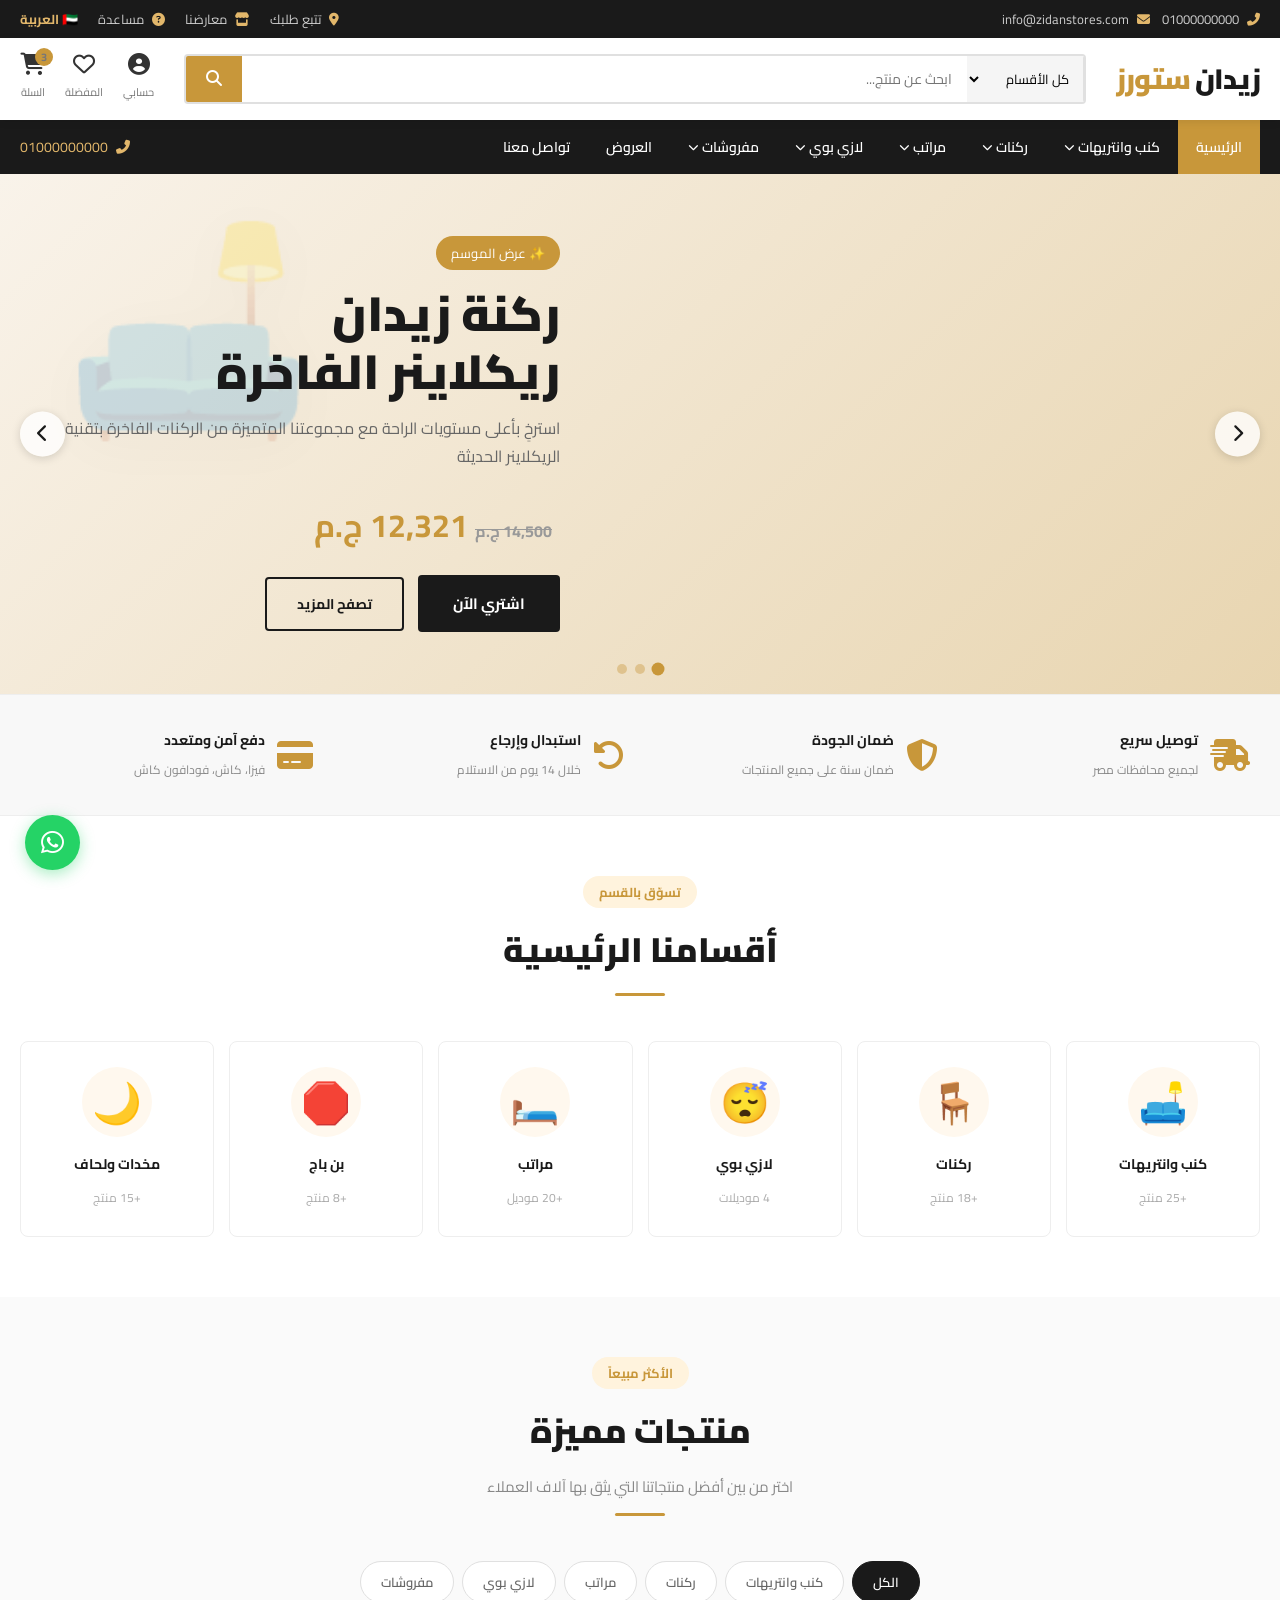
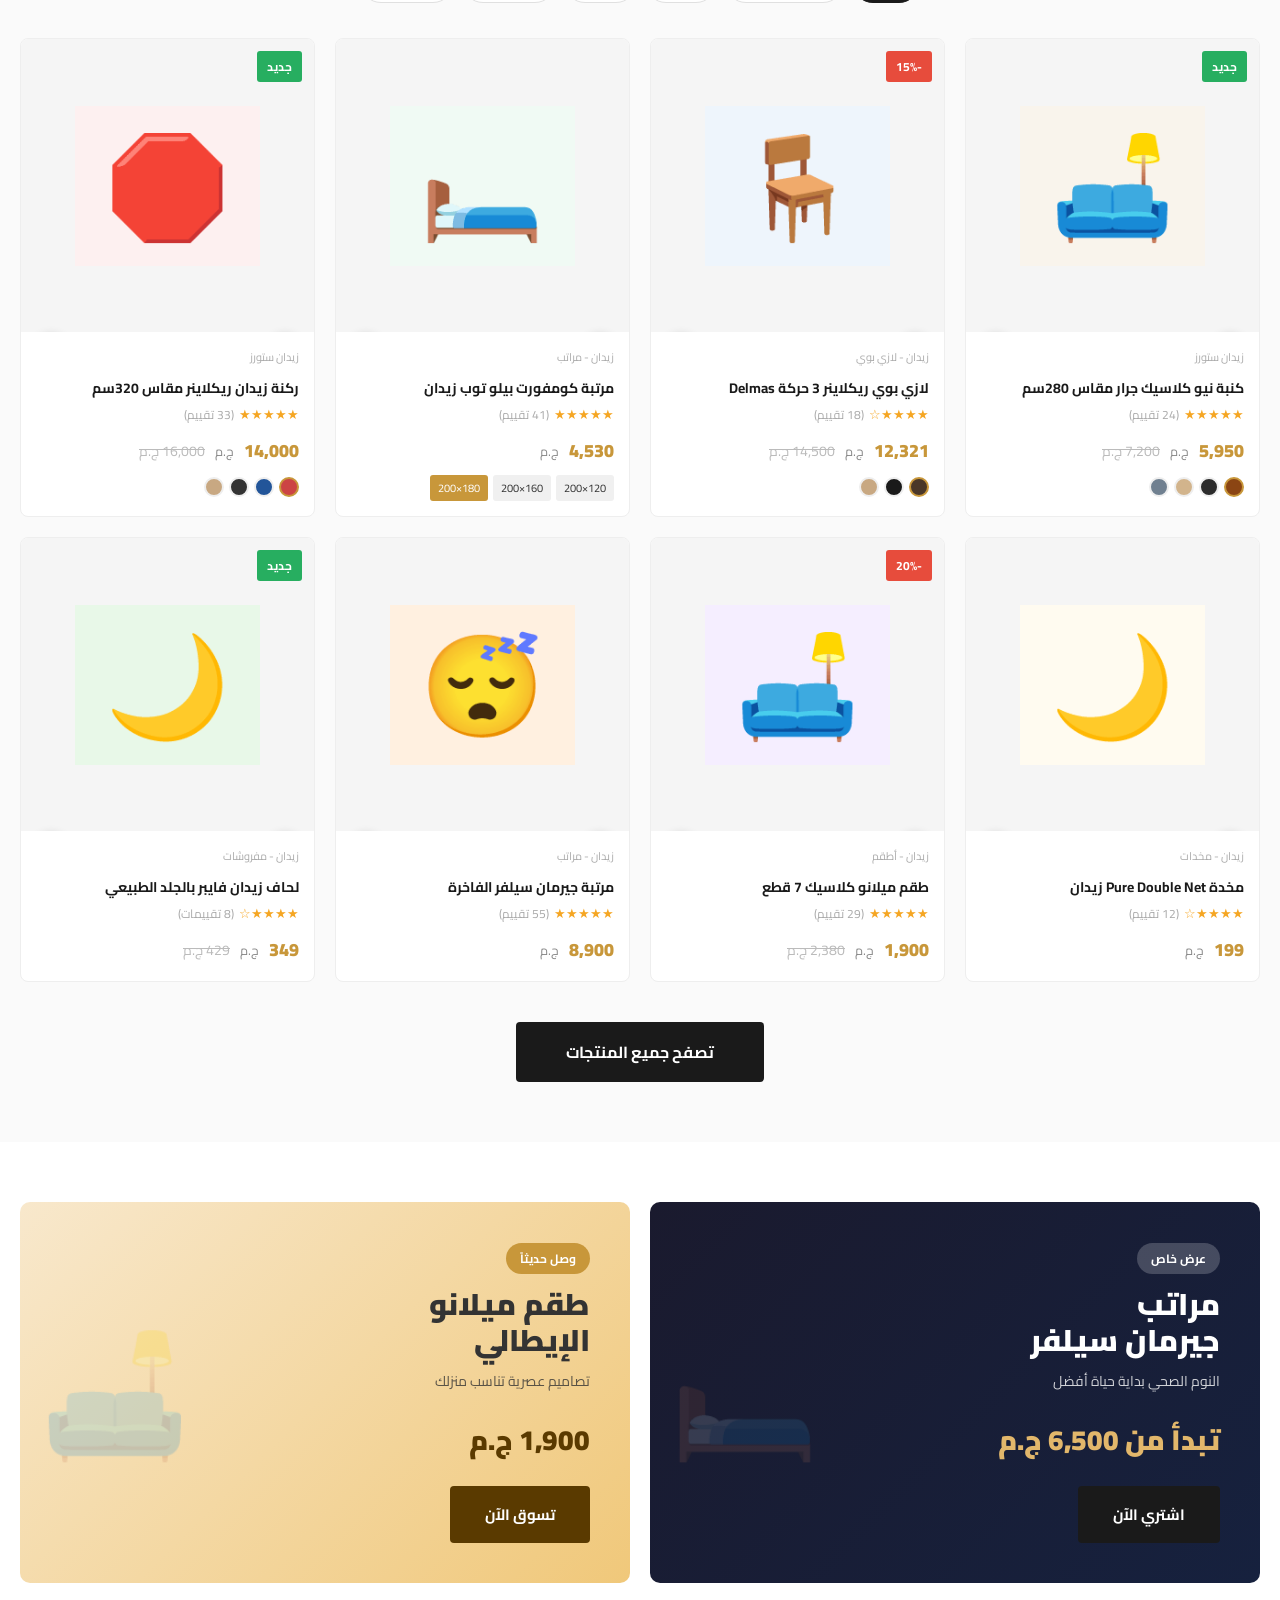
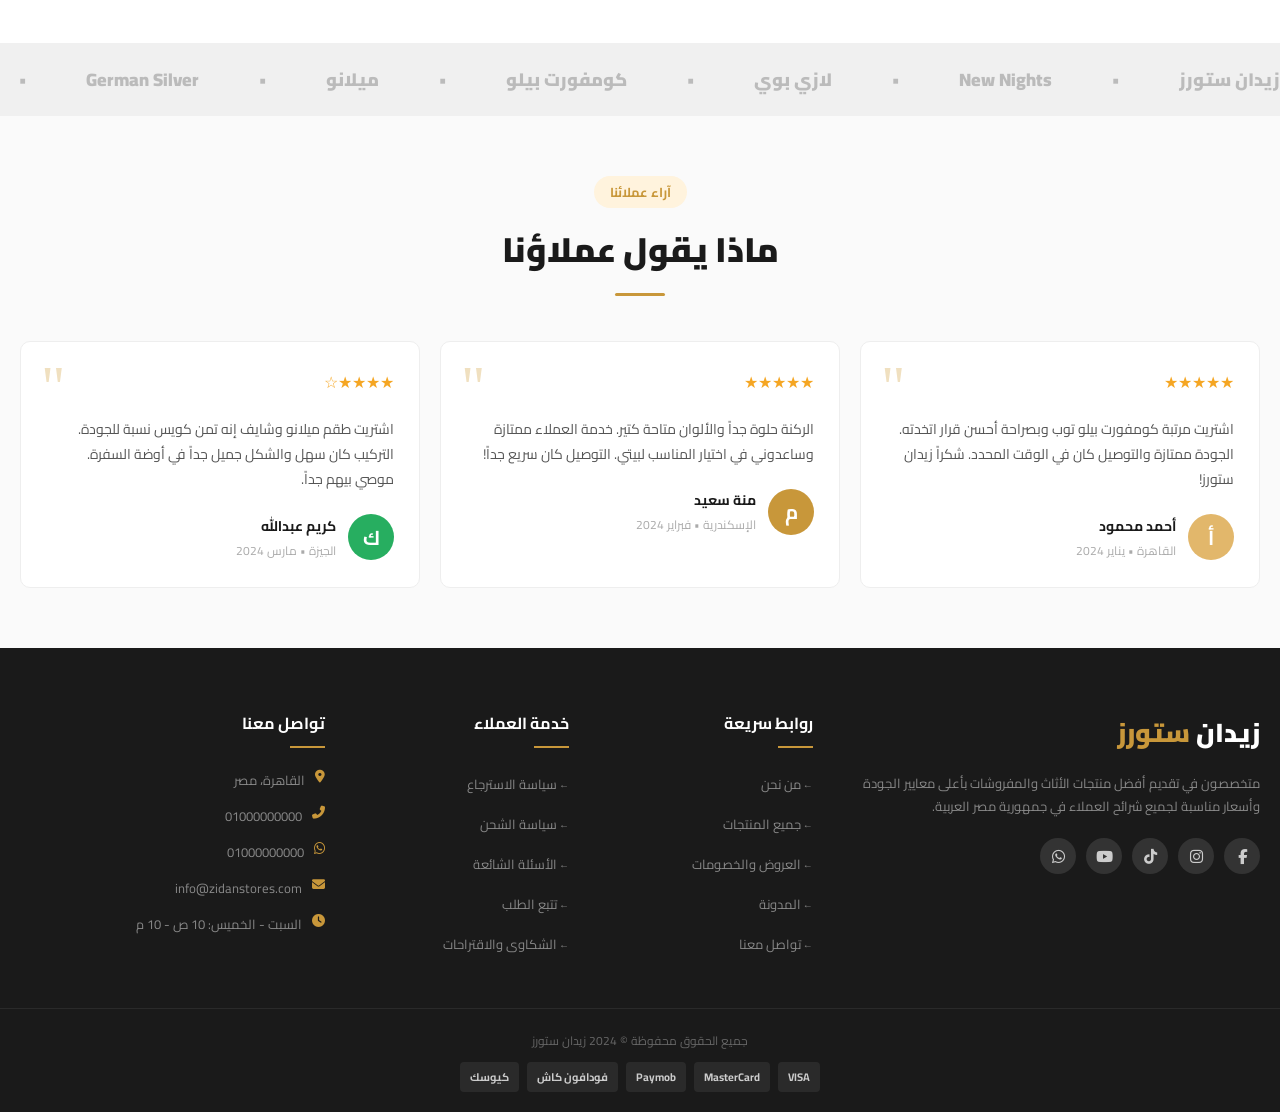
<file: index.html>
<!DOCTYPE html>
<html lang="ar" dir="rtl">
<head>
  <meta charset="UTF-8">
  <meta name="viewport" content="width=device-width, initial-scale=1.0">
  <title>زيدان ستورز | أثاث ومفروشات</title>
  <link rel="preconnect" href="https://fonts.googleapis.com">
  <link href="https://fonts.googleapis.com/css2?family=Cairo:wght@300;400;600;700;900&display=swap" rel="stylesheet">
  <link rel="stylesheet" href="https://cdnjs.cloudflare.com/ajax/libs/font-awesome/6.4.0/css/all.min.css">
  <style>
    *, *::before, *::after { box-sizing: border-box; margin: 0; padding: 0; }
    body { font-family: 'Cairo', sans-serif; background: #fff; color: #333; direction: rtl; }
    a { text-decoration: none; color: inherit; }
    img { max-width: 100%; }

    /* ===== TOP BAR ===== */
    .top-bar {
      background: #1a1a1a;
      color: #ccc;
      font-size: 13px;
      padding: 7px 0;
    }
    .top-bar .container {
      max-width: 1280px; margin: 0 auto; padding: 0 20px;
      display: flex; justify-content: space-between; align-items: center;
    }
    .top-bar i { margin-left: 5px; color: #e2b76b; }
    .top-bar a { color: #ccc; }
    .top-bar a:hover { color: #e2b76b; }
    .top-bar-right { display: flex; gap: 20px; align-items: center; }

    /* ===== HEADER ===== */
    header {
      background: #fff;
      box-shadow: 0 2px 8px rgba(0,0,0,0.08);
      position: sticky; top: 0; z-index: 1000;
    }
    .header-inner {
      max-width: 1280px; margin: 0 auto; padding: 15px 20px;
      display: flex; align-items: center; gap: 30px;
    }
    .logo { flex-shrink: 0; }
    .logo h1 {
      font-size: 28px; font-weight: 900; color: #1a1a1a;
      letter-spacing: -1px;
    }
    .logo span { color: #c8973a; }
    .search-bar { flex: 1; }
    .search-bar form {
      display: flex; border: 2px solid #e0e0e0; border-radius: 4px; overflow: hidden;
    }
    .search-bar input {
      flex: 1; padding: 10px 15px; font-family: 'Cairo', sans-serif;
      font-size: 14px; border: none; outline: none;
    }
    .search-bar select {
      padding: 10px; border: none; border-right: 1px solid #e0e0e0;
      background: #f5f5f5; font-family: 'Cairo', sans-serif; font-size: 13px;
      cursor: pointer; outline: none;
    }
    .search-bar button {
      background: #c8973a; color: #fff; border: none; padding: 10px 20px;
      cursor: pointer; font-size: 16px;
    }
    .header-actions { display: flex; gap: 20px; align-items: center; flex-shrink: 0; }
    .header-action { text-align: center; cursor: pointer; position: relative; }
    .header-action i { font-size: 22px; color: #333; display: block; }
    .header-action span { font-size: 11px; color: #777; }
    .cart-badge {
      position: absolute; top: -5px; right: -8px;
      background: #c8973a; color: #fff;
      width: 18px; height: 18px; border-radius: 50%;
      font-size: 10px; font-weight: 700;
      display: flex; align-items: center; justify-content: center;
    }

    /* ===== NAV ===== */
    nav {
      background: #1a1a1a;
    }
    .nav-inner {
      max-width: 1280px; margin: 0 auto; padding: 0 20px;
      display: flex; align-items: center;
    }
    nav ul { list-style: none; display: flex; }
    nav ul li { position: relative; }
    nav ul li a {
      display: block; padding: 14px 18px; color: #fff;
      font-size: 14px; font-weight: 600; white-space: nowrap;
      transition: background 0.2s;
    }
    nav ul li a:hover, nav ul li.active a { background: #c8973a; }
    nav ul li .dropdown {
      display: none; position: absolute; top: 100%; right: 0;
      background: #fff; min-width: 200px;
      box-shadow: 0 5px 20px rgba(0,0,0,0.12); z-index: 100;
    }
    nav ul li:hover .dropdown { display: block; }
    nav ul li .dropdown li a {
      color: #333; padding: 10px 18px; font-weight: 500;
      border-bottom: 1px solid #f0f0f0;
    }
    nav ul li .dropdown li a:hover { background: #fff8ee; color: #c8973a; }
    .nav-phone { margin-right: auto; color: #e2b76b; display: flex; align-items: center; gap: 8px; font-size: 14px; }

    /* ===== HERO SLIDER ===== */
    .hero-slider { position: relative; overflow: hidden; }
    .slide {
      display: none;
      position: relative; min-height: 520px;
      align-items: center; justify-content: flex-end;
      padding: 60px;
    }
    .slide.active { display: flex; }
    .slide-1 { background: linear-gradient(135deg, #f9f3ea 0%, #e8d5b0 100%); }
    .slide-2 { background: linear-gradient(135deg, #e8f0f9 0%, #c5d8f0 100%); }
    .slide-3 { background: linear-gradient(135deg, #f0ece8 0%, #e0d0c0 100%); }
    .slide-content { max-width: 500px; z-index: 2; }
    .slide-badge {
      display: inline-block; background: #c8973a; color: #fff;
      padding: 5px 15px; border-radius: 20px; font-size: 13px; margin-bottom: 15px;
    }
    .slide-content h2 { font-size: 48px; font-weight: 900; line-height: 1.2; margin-bottom: 15px; color: #1a1a1a; }
    .slide-content p { font-size: 16px; color: #666; margin-bottom: 25px; line-height: 1.7; }
    .slide-price { font-size: 32px; font-weight: 700; color: #c8973a; margin-bottom: 20px; }
    .slide-price small { font-size: 16px; color: #999; margin-right: 8px; text-decoration: line-through; }
    .btn-primary {
      display: inline-block; background: #1a1a1a; color: #fff;
      padding: 14px 35px; font-family: 'Cairo', sans-serif;
      font-size: 15px; font-weight: 700; border-radius: 4px;
      transition: background 0.2s; cursor: pointer; border: none;
    }
    .btn-primary:hover { background: #c8973a; }
    .btn-outline {
      display: inline-block; border: 2px solid #1a1a1a; color: #1a1a1a;
      padding: 12px 30px; font-family: 'Cairo', sans-serif;
      font-size: 14px; font-weight: 700; border-radius: 4px;
      transition: all 0.2s; margin-right: 10px;
    }
    .btn-outline:hover { background: #1a1a1a; color: #fff; }
    .slide-img {
      position: absolute; left: 5%; bottom: 0;
      height: 90%; object-fit: contain;
      filter: drop-shadow(0 10px 30px rgba(0,0,0,0.15));
    }
    .slider-dots {
      position: absolute; bottom: 20px; left: 50%;
      transform: translateX(-50%); display: flex; gap: 8px;
    }
    .dot {
      width: 10px; height: 10px; border-radius: 50%;
      background: rgba(200,151,58,0.4); cursor: pointer; transition: 0.2s;
    }
    .dot.active { background: #c8973a; transform: scale(1.3); }
    .slider-arrow {
      position: absolute; top: 50%; transform: translateY(-50%);
      background: rgba(255,255,255,0.8); border: none; width: 45px; height: 45px;
      border-radius: 50%; cursor: pointer; font-size: 18px; color: #1a1a1a;
      box-shadow: 0 2px 10px rgba(0,0,0,0.15); transition: 0.2s; z-index: 10;
    }
    .slider-arrow:hover { background: #c8973a; color: #fff; }
    .slider-prev { right: 20px; }
    .slider-next { left: 20px; }

    /* ===== FEATURES BAR ===== */
    .features-bar { background: #f8f8f8; border-top: 1px solid #eee; border-bottom: 1px solid #eee; }
    .features-inner {
      max-width: 1280px; margin: 0 auto; padding: 20px;
      display: grid; grid-template-columns: repeat(4, 1fr); gap: 10px;
    }
    .feature-item { display: flex; align-items: center; gap: 12px; padding: 10px; }
    .feature-icon { font-size: 32px; color: #c8973a; }
    .feature-text strong { display: block; font-size: 14px; color: #1a1a1a; }
    .feature-text span { font-size: 12px; color: #888; }

    /* ===== SECTION ===== */
    .section { padding: 60px 0; }
    .section-alt { background: #fafafa; }
    .container { max-width: 1280px; margin: 0 auto; padding: 0 20px; }
    .section-title { text-align: center; margin-bottom: 45px; }
    .section-title .tag {
      display: inline-block; background: #fff3dd; color: #c8973a;
      padding: 4px 16px; border-radius: 20px; font-size: 13px;
      font-weight: 700; margin-bottom: 10px;
    }
    .section-title h2 { font-size: 34px; font-weight: 900; color: #1a1a1a; margin-bottom: 10px; }
    .section-title p { font-size: 15px; color: #888; max-width: 500px; margin: 0 auto; }
    .section-divider {
      width: 50px; height: 3px; background: #c8973a;
      margin: 12px auto 0; border-radius: 2px;
    }

    /* ===== CATEGORIES ===== */
    .cats-grid {
      display: grid;
      grid-template-columns: repeat(6, 1fr);
      gap: 15px;
    }
    .cat-card {
      background: #fff; border: 1px solid #eee; border-radius: 8px;
      padding: 25px 15px; text-align: center; cursor: pointer;
      transition: all 0.25s; position: relative; overflow: hidden;
    }
    .cat-card::before {
      content: ''; position: absolute; bottom: 0; left: 0; right: 0;
      height: 3px; background: #c8973a; transform: scaleX(0); transition: 0.3s;
    }
    .cat-card:hover { box-shadow: 0 5px 20px rgba(0,0,0,0.1); transform: translateY(-3px); }
    .cat-card:hover::before { transform: scaleX(1); }
    .cat-icon {
      font-size: 40px; margin-bottom: 12px;
      width: 70px; height: 70px; border-radius: 50%;
      background: #fff8ee; display: flex; align-items: center;
      justify-content: center; margin: 0 auto 14px;
    }
    .cat-card h3 { font-size: 14px; font-weight: 700; color: #1a1a1a; margin-bottom: 4px; }
    .cat-card span { font-size: 12px; color: #aaa; }

    /* ===== PRODUCTS GRID ===== */
    .products-grid { display: grid; grid-template-columns: repeat(4, 1fr); gap: 20px; }
    .product-card {
      background: #fff; border: 1px solid #eee; border-radius: 8px;
      overflow: hidden; transition: box-shadow 0.25s; position: relative;
    }
    .product-card:hover { box-shadow: 0 8px 25px rgba(0,0,0,0.1); }
    .product-img {
      position: relative; background: #f5f5f5; overflow: hidden;
      aspect-ratio: 1; display: flex; align-items: center; justify-content: center;
    }
    .product-img img { width: 100%; height: 100%; object-fit: cover; transition: transform 0.4s; }
    .product-card:hover .product-img img { transform: scale(1.05); }
    .product-actions {
      position: absolute; bottom: -50px; left: 0; right: 0;
      display: flex; justify-content: center; gap: 8px; padding: 10px;
      transition: bottom 0.3s;
    }
    .product-card:hover .product-actions { bottom: 0; }
    .action-btn {
      background: #fff; border: none; width: 38px; height: 38px;
      border-radius: 50%; cursor: pointer; font-size: 14px; color: #333;
      box-shadow: 0 2px 8px rgba(0,0,0,0.15); transition: 0.2s;
      display: flex; align-items: center; justify-content: center;
    }
    .action-btn:hover { background: #c8973a; color: #fff; }
    .add-to-cart-btn {
      background: #1a1a1a; color: #fff; border: none; border-radius: 4px;
      padding: 8px 20px; font-family: 'Cairo', sans-serif; font-size: 13px;
      font-weight: 600; cursor: pointer; flex: 1; max-width: 180px;
      transition: background 0.2s;
    }
    .add-to-cart-btn:hover { background: #c8973a; }
    .badge {
      position: absolute; top: 12px; right: 12px;
      padding: 4px 10px; border-radius: 3px; font-size: 12px; font-weight: 700; z-index: 1;
    }
    .badge-sale { background: #e74c3c; color: #fff; }
    .badge-new { background: #27ae60; color: #fff; }
    .product-info { padding: 15px; }
    .product-brand { font-size: 11px; color: #aaa; text-transform: uppercase; margin-bottom: 5px; }
    .product-name { font-size: 14px; font-weight: 700; color: #1a1a1a; margin-bottom: 8px; line-height: 1.5; }
    .product-name:hover { color: #c8973a; }
    .product-rating { display: flex; align-items: center; gap: 5px; margin-bottom: 8px; }
    .stars { color: #f5a623; font-size: 13px; }
    .review-count { font-size: 12px; color: #aaa; }
    .product-price { display: flex; align-items: center; gap: 10px; }
    .price-current { font-size: 18px; font-weight: 900; color: #c8973a; }
    .price-old { font-size: 14px; color: #bbb; text-decoration: line-through; }
    .price-egp { font-size: 13px; color: #888; }
    .product-swatches { display: flex; gap: 5px; margin-top: 10px; }
    .swatch {
      width: 20px; height: 20px; border-radius: 50%; border: 2px solid #eee;
      cursor: pointer; transition: border-color 0.2s;
    }
    .swatch:hover, .swatch.active { border-color: #c8973a; }

    /* ===== FILTER TABS ===== */
    .filter-tabs { display: flex; justify-content: center; gap: 8px; margin-bottom: 35px; flex-wrap: wrap; }
    .filter-tab {
      padding: 8px 20px; border: 1px solid #e0e0e0; border-radius: 25px;
      font-family: 'Cairo', sans-serif; font-size: 13px; font-weight: 600;
      cursor: pointer; background: #fff; color: #666; transition: all 0.2s;
    }
    .filter-tab:hover, .filter-tab.active { background: #1a1a1a; color: #fff; border-color: #1a1a1a; }

    /* ===== PROMO BANNERS ===== */
    .promo-grid { display: grid; grid-template-columns: 1fr 1fr; gap: 20px; }
    .promo-banner {
      border-radius: 10px; overflow: hidden; position: relative;
      min-height: 260px; display: flex; align-items: center; padding: 40px;
      cursor: pointer;
    }
    .promo-1 { background: linear-gradient(135deg, #1a1a2e 0%, #16213e 100%); color: #fff; }
    .promo-2 { background: linear-gradient(135deg, #f8e8cc 0%, #f0c87a 100%); }
    .promo-badge {
      background: #c8973a; color: #fff;
      display: inline-block; padding: 4px 14px; border-radius: 20px;
      font-size: 12px; font-weight: 700; margin-bottom: 12px;
    }
    .promo-1 .promo-badge { background: rgba(255,255,255,0.2); }
    .promo-banner h3 { font-size: 30px; font-weight: 900; margin-bottom: 10px; line-height: 1.2; }
    .promo-banner p { font-size: 14px; opacity: 0.8; margin-bottom: 20px; }
    .promo-price { font-size: 28px; font-weight: 900; color: #c8973a; margin-bottom: 20px; }
    .promo-1 .promo-price { color: #e2b76b; }
    .promo-img {
      position: absolute; left: 20px; bottom: 0;
      height: 85%; object-fit: contain;
      filter: drop-shadow(0 5px 15px rgba(0,0,0,0.2));
    }

    /* ===== MARQUEE ===== */
    .brand-bar { background: #f0f0f0; padding: 20px 0; overflow: hidden; }
    .brand-track { display: flex; gap: 60px; animation: scroll 20s linear infinite; }
    .brand-item { font-size: 18px; font-weight: 900; color: #bbb; white-space: nowrap; }
    @keyframes scroll { from { transform: translateX(0); } to { transform: translateX(-50%); } }

    /* ===== TESTIMONIALS ===== */
    .testi-grid { display: grid; grid-template-columns: repeat(3, 1fr); gap: 20px; }
    .testi-card {
      background: #fff; border: 1px solid #eee; border-radius: 10px;
      padding: 25px; position: relative;
    }
    .testi-card::before {
      content: '"'; font-size: 60px; line-height: 1; color: #f0e0c0;
      position: absolute; top: 15px; left: 20px; font-family: serif;
    }
    .testi-text { font-size: 14px; color: #555; line-height: 1.8; margin-bottom: 20px; margin-top: 20px; }
    .testi-author { display: flex; align-items: center; gap: 12px; }
    .testi-avatar {
      width: 46px; height: 46px; border-radius: 50%;
      background: #e2b76b; display: flex; align-items: center;
      justify-content: center; font-size: 20px; font-weight: 700; color: #fff;
    }
    .testi-name { font-size: 14px; font-weight: 700; color: #1a1a1a; }
    .testi-date { font-size: 12px; color: #aaa; }

    /* ===== FOOTER ===== */
    footer { background: #1a1a1a; color: #ccc; padding: 60px 0 0; }
    .footer-grid {
      display: grid; grid-template-columns: 2fr 1fr 1fr 1.5fr; gap: 40px;
      max-width: 1280px; margin: 0 auto; padding: 0 20px 40px;
    }
    .footer-logo h2 { font-size: 26px; font-weight: 900; color: #fff; margin-bottom: 15px; }
    .footer-logo span { color: #c8973a; }
    .footer-logo p { font-size: 13px; line-height: 1.8; color: #888; margin-bottom: 20px; }
    .social-links { display: flex; gap: 10px; }
    .social-link {
      width: 36px; height: 36px; border-radius: 50%; background: #333;
      display: flex; align-items: center; justify-content: center;
      color: #ccc; font-size: 15px; transition: 0.2s;
    }
    .social-link:hover { background: #c8973a; color: #fff; }
    footer h3 { font-size: 16px; font-weight: 700; color: #fff; margin-bottom: 20px; position: relative; padding-bottom: 10px; }
    footer h3::after {
      content: ''; position: absolute; bottom: 0; right: 0;
      width: 35px; height: 2px; background: #c8973a;
    }
    footer ul { list-style: none; }
    footer ul li { margin-bottom: 10px; }
    footer ul li a { color: #888; font-size: 13px; transition: 0.2s; }
    footer ul li a:hover { color: #c8973a; padding-right: 5px; }
    footer ul li a::before { content: '← '; font-size: 10px; }
    .footer-contact li { display: flex; gap: 10px; font-size: 13px; color: #888; margin-bottom: 12px; align-items: flex-start; }
    .footer-contact li i { color: #c8973a; margin-top: 2px; }
    .footer-contact li::before { display: none; }
    .footer-bottom {
      border-top: 1px solid #2a2a2a; padding: 20px;
      text-align: center; font-size: 12px; color: #666;
      max-width: 1280px; margin: 0 auto;
    }
    .payment-icons { display: flex; gap: 8px; justify-content: center; margin-top: 10px; }
    .payment-icon {
      background: #2a2a2a; border-radius: 4px; padding: 5px 10px;
      font-size: 11px; font-weight: 700; color: #ccc;
    }

    /* ===== WHATSAPP BTN ===== */
    .whatsapp-float {
      position: fixed; bottom: 30px; left: 25px;
      background: #25d366; color: #fff; width: 55px; height: 55px;
      border-radius: 50%; display: flex; align-items: center; justify-content: center;
      font-size: 26px; box-shadow: 0 4px 15px rgba(37,211,102,0.4);
      z-index: 999; animation: pulse 2s infinite;
    }
    @keyframes pulse { 0%,100% { box-shadow: 0 4px 15px rgba(37,211,102,0.4); } 50% { box-shadow: 0 4px 25px rgba(37,211,102,0.7); } }

    /* ===== RESPONSIVE ===== */
    @media (max-width: 900px) {
      .cats-grid { grid-template-columns: repeat(3, 1fr); }
      .products-grid { grid-template-columns: repeat(2, 1fr); }
      .promo-grid { grid-template-columns: 1fr; }
      .features-inner { grid-template-columns: repeat(2, 1fr); }
      .testi-grid { grid-template-columns: 1fr; }
      .footer-grid { grid-template-columns: 1fr 1fr; }
      .slide-content h2 { font-size: 30px; }
      .slide-img { display: none; }
      nav ul li a { padding: 12px 10px; font-size: 13px; }
    }
  </style>
</head>
<body>

<!-- TOP BAR -->
<div class="top-bar">
  <div class="container">
    <div>
      <i class="fas fa-phone-alt"></i> 01000000000 &nbsp;&nbsp;
      <i class="fas fa-envelope"></i> info@zidanstores.com
    </div>
    <div class="top-bar-right">
      <a href="#"><i class="fas fa-map-marker-alt"></i> تتبع طلبك</a>
      <a href="#"><i class="fas fa-store"></i> معارضنا</a>
      <a href="#"><i class="fas fa-question-circle"></i> مساعدة</a>
      <a href="#" style="color:#e2b76b;font-weight:700;">🇦🇪 العربية</a>
    </div>
  </div>
</div>

<!-- HEADER -->
<header>
  <div class="header-inner">
    <div class="logo">
      <a href="index.html">
        <h1>زيدان <span>ستورز</span></h1>
      </a>
    </div>
    <div class="search-bar">
      <form>
        <select>
          <option>كل الأقسام</option>
          <option>كنب وانتريهات</option>
          <option>مراتب</option>
          <option>ركنات</option>
          <option>لازي بوي</option>
          <option>بن باج</option>
          <option>مخدات ولحاف</option>
        </select>
        <input type="text" placeholder="ابحث عن منتج...">
        <button type="submit"><i class="fas fa-search"></i></button>
      </form>
    </div>
    <div class="header-actions">
      <div class="header-action" onclick="location.href='#'">
        <i class="fas fa-user-circle"></i>
        <span>حسابي</span>
      </div>
      <div class="header-action" onclick="location.href='#'">
        <i class="far fa-heart"></i>
        <span>المفضلة</span>
      </div>
      <div class="header-action" onclick="location.href='#'">
        <i class="fas fa-shopping-cart"></i>
        <span>السلة</span>
        <span class="cart-badge">3</span>
      </div>
    </div>
  </div>
</header>

<!-- NAV -->
<nav>
  <div class="nav-inner">
    <ul>
      <li class="active"><a href="index.html">الرئيسية</a></li>
      <li>
        <a href="shop.html">كنب وانتريهات <i class="fas fa-chevron-down fa-xs"></i></a>
        <ul class="dropdown">
          <li><a href="shop.html">كنبة نيو كلاسيك</a></li>
          <li><a href="shop.html">كنبة رويال</a></li>
          <li><a href="shop.html">أطقم كنب</a></li>
          <li><a href="shop.html">كنب سرير</a></li>
        </ul>
      </li>
      <li>
        <a href="shop.html">ركنات <i class="fas fa-chevron-down fa-xs"></i></a>
        <ul class="dropdown">
          <li><a href="shop.html">ركنة زيدان ريكلاينر</a></li>
          <li><a href="shop.html">ركنات L-Shape</a></li>
          <li><a href="shop.html">ركنات كلاسيك</a></li>
        </ul>
      </li>
      <li>
        <a href="shop.html">مراتب <i class="fas fa-chevron-down fa-xs"></i></a>
        <ul class="dropdown">
          <li><a href="shop.html">مراتب نيو نايتس</a></li>
          <li><a href="shop.html">مراتب جولد</a></li>
          <li><a href="shop.html">مراتب روايل</a></li>
          <li><a href="shop.html">مراتب كومفورت</a></li>
          <li><a href="shop.html">مراتب جيرمان</a></li>
          <li><a href="shop.html">جميع المراتب</a></li>
        </ul>
      </li>
      <li>
        <a href="shop.html">لازي بوي <i class="fas fa-chevron-down fa-xs"></i></a>
        <ul class="dropdown">
          <li><a href="shop.html">لازي بوي 1 Motion</a></li>
          <li><a href="shop.html">لازي بوي 3 Motion</a></li>
          <li><a href="shop.html">لازي بوي Delmas</a></li>
          <li><a href="shop.html">لازي بوي Special</a></li>
        </ul>
      </li>
      <li>
        <a href="shop.html">مفروشات <i class="fas fa-chevron-down fa-xs"></i></a>
        <ul class="dropdown">
          <li><a href="shop.html">مخدات</a></li>
          <li><a href="shop.html">ألحفة وبطانيات</a></li>
          <li><a href="shop.html">مرتبة تطرية</a></li>
          <li><a href="shop.html">بن باج</a></li>
        </ul>
      </li>
      <li><a href="shop.html">العروض</a></li>
      <li><a href="#">تواصل معنا</a></li>
    </ul>
    <div class="nav-phone">
      <i class="fas fa-phone-alt"></i> 01000000000
    </div>
  </div>
</nav>

<!-- HERO SLIDER -->
<div class="hero-slider">
  <!-- Slide 1 -->
  <div class="slide slide-1 active">
    <div class="slide-content">
      <span class="slide-badge">✨ عرض الموسم</span>
      <h2>ركنة زيدان<br>ريكلاينر الفاخرة</h2>
      <p>استرخِ بأعلى مستويات الراحة مع مجموعتنا المتميزة من الركنات الفاخرة بتقنية الريكلاينر الحديثة</p>
      <div class="slide-price">
        <small>14,500 ج.م</small>
        12,321 ج.م
      </div>
      <a href="product.html" class="btn-primary">اشتري الآن</a>
      <a href="shop.html" class="btn-outline">تصفح المزيد</a>
    </div>
    <div class="slide-img" style="font-size:200px;line-height:1;opacity:0.2;">🛋️</div>
  </div>
  <!-- Slide 2 -->
  <div class="slide slide-2">
    <div class="slide-content">
      <span class="slide-badge">🌙 نوم هادئ</span>
      <h2>مراتب زيدان<br>كومفورت المطورة</h2>
      <p>مراتب فاخرة بتقنية الزنبرك المتقطع وطبقة memory foam لنوم صحي ومريح</p>
      <div class="slide-price">
        <small>7,000 ج.م</small>
        5,950 ج.م
      </div>
      <a href="product.html" class="btn-primary">اشتري الآن</a>
      <a href="shop.html" class="btn-outline">تصفح المراتب</a>
    </div>
    <div class="slide-img" style="font-size:180px;line-height:1;opacity:0.2;">🛏️</div>
  </div>
  <!-- Slide 3 -->
  <div class="slide slide-3">
    <div class="slide-content">
      <span class="slide-badge">🆕 وصل حديثاً</span>
      <h2>طقم ميلانو<br>الإيطالي الفاخر</h2>
      <p>أطقم انتريهات بتصميم إيطالي عصري تناسب جميع ديكورات المنازل العصرية والكلاسيكية</p>
      <div class="slide-price">
        4,530 ج.م
      </div>
      <a href="product.html" class="btn-primary">اشتري الآن</a>
      <a href="shop.html" class="btn-outline">تصفح الأطقم</a>
    </div>
    <div class="slide-img" style="font-size:190px;line-height:1;opacity:0.2;">🪑</div>
  </div>

  <button class="slider-arrow slider-prev" onclick="prevSlide()"><i class="fas fa-chevron-right"></i></button>
  <button class="slider-arrow slider-next" onclick="nextSlide()"><i class="fas fa-chevron-left"></i></button>
  <div class="slider-dots">
    <div class="dot active" onclick="goSlide(0)"></div>
    <div class="dot" onclick="goSlide(1)"></div>
    <div class="dot" onclick="goSlide(2)"></div>
  </div>
</div>

<!-- FEATURES BAR -->
<div class="features-bar">
  <div class="features-inner">
    <div class="feature-item">
      <div class="feature-icon"><i class="fas fa-shipping-fast"></i></div>
      <div class="feature-text">
        <strong>توصيل سريع</strong>
        <span>لجميع محافظات مصر</span>
      </div>
    </div>
    <div class="feature-item">
      <div class="feature-icon"><i class="fas fa-shield-alt"></i></div>
      <div class="feature-text">
        <strong>ضمان الجودة</strong>
        <span>ضمان سنة على جميع المنتجات</span>
      </div>
    </div>
    <div class="feature-item">
      <div class="feature-icon"><i class="fas fa-undo-alt"></i></div>
      <div class="feature-text">
        <strong>استبدال وإرجاع</strong>
        <span>خلال 14 يوم من الاستلام</span>
      </div>
    </div>
    <div class="feature-item">
      <div class="feature-icon"><i class="fas fa-credit-card"></i></div>
      <div class="feature-text">
        <strong>دفع آمن ومتعدد</strong>
        <span>فيزا، كاش، فودافون كاش</span>
      </div>
    </div>
  </div>
</div>

<!-- CATEGORIES -->
<section class="section">
  <div class="container">
    <div class="section-title">
      <div class="tag">تسوّق بالقسم</div>
      <h2>أقسامنا الرئيسية</h2>
      <div class="section-divider"></div>
    </div>
    <div class="cats-grid">
      <a href="shop.html" class="cat-card">
        <div class="cat-icon">🛋️</div>
        <h3>كنب وانتريهات</h3>
        <span>+25 منتج</span>
      </a>
      <a href="shop.html" class="cat-card">
        <div class="cat-icon">🪑</div>
        <h3>ركنات</h3>
        <span>+18 منتج</span>
      </a>
      <a href="shop.html" class="cat-card">
        <div class="cat-icon">😴</div>
        <h3>لازي بوي</h3>
        <span>4 موديلات</span>
      </a>
      <a href="shop.html" class="cat-card">
        <div class="cat-icon">🛏️</div>
        <h3>مراتب</h3>
        <span>+20 موديل</span>
      </a>
      <a href="shop.html" class="cat-card">
        <div class="cat-icon">🛑</div>
        <h3>بن باج</h3>
        <span>+8 منتج</span>
      </a>
      <a href="shop.html" class="cat-card">
        <div class="cat-icon">🌙</div>
        <h3>مخدات ولحاف</h3>
        <span>+15 منتج</span>
      </a>
    </div>
  </div>
</section>

<!-- FEATURED PRODUCTS -->
<section class="section section-alt">
  <div class="container">
    <div class="section-title">
      <div class="tag">الأكثر مبيعاً</div>
      <h2>منتجات مميزة</h2>
      <p>اختر من بين أفضل منتجاتنا التي يثق بها آلاف العملاء</p>
      <div class="section-divider"></div>
    </div>
    <div class="filter-tabs">
      <button class="filter-tab active">الكل</button>
      <button class="filter-tab">كنب وانتريهات</button>
      <button class="filter-tab">ركنات</button>
      <button class="filter-tab">مراتب</button>
      <button class="filter-tab">لازي بوي</button>
      <button class="filter-tab">مفروشات</button>
    </div>
    <div class="products-grid">
      <!-- Product 1 -->
      <div class="product-card">
        <div class="product-img">
          <div style="font-size:100px;line-height:1;padding:30px;background:#f9f4ec;">🛋️</div>
          <span class="badge badge-new">جديد</span>
          <div class="product-actions">
            <button class="action-btn" title="إضافة للمفضلة"><i class="far fa-heart"></i></button>
            <button class="add-to-cart-btn" onclick="addToCart(this)">أضف للسلة</button>
            <button class="action-btn" title="عرض سريع" onclick="location.href='product.html'"><i class="fas fa-eye"></i></button>
          </div>
        </div>
        <div class="product-info">
          <div class="product-brand">زيدان ستورز</div>
          <a href="product.html" class="product-name">كنبة نيو كلاسيك جرار مقاس 280سم</a>
          <div class="product-rating">
            <span class="stars">★★★★★</span>
            <span class="review-count">(24 تقييم)</span>
          </div>
          <div class="product-price">
            <span class="price-current">5,950</span>
            <span class="price-egp">ج.م</span>
            <span class="price-old">7,200 ج.م</span>
          </div>
          <div class="product-swatches">
            <div class="swatch active" style="background:#8B4513;" title="بني"></div>
            <div class="swatch" style="background:#2c2c2c;" title="أسود"></div>
            <div class="swatch" style="background:#D2B48C;" title="بيج"></div>
            <div class="swatch" style="background:#708090;" title="رمادي"></div>
          </div>
        </div>
      </div>
      <!-- Product 2 -->
      <div class="product-card">
        <div class="product-img">
          <div style="font-size:100px;line-height:1;padding:30px;background:#eef5fc;">🪑</div>
          <span class="badge badge-sale">-15%</span>
          <div class="product-actions">
            <button class="action-btn" title="إضافة للمفضلة"><i class="far fa-heart"></i></button>
            <button class="add-to-cart-btn" onclick="addToCart(this)">أضف للسلة</button>
            <button class="action-btn" title="عرض سريع" onclick="location.href='product.html'"><i class="fas fa-eye"></i></button>
          </div>
        </div>
        <div class="product-info">
          <div class="product-brand">زيدان - لازي بوي</div>
          <a href="product.html" class="product-name">لازي بوي ريكلاينر 3 حركة Delmas</a>
          <div class="product-rating">
            <span class="stars">★★★★☆</span>
            <span class="review-count">(18 تقييم)</span>
          </div>
          <div class="product-price">
            <span class="price-current">12,321</span>
            <span class="price-egp">ج.م</span>
            <span class="price-old">14,500 ج.م</span>
          </div>
          <div class="product-swatches">
            <div class="swatch active" style="background:#4a3728;"></div>
            <div class="swatch" style="background:#1a1a1a;"></div>
            <div class="swatch" style="background:#c8a882;"></div>
          </div>
        </div>
      </div>
      <!-- Product 3 -->
      <div class="product-card">
        <div class="product-img">
          <div style="font-size:100px;line-height:1;padding:30px;background:#f0faf4;">🛏️</div>
          <div class="product-actions">
            <button class="action-btn" title="إضافة للمفضلة"><i class="far fa-heart"></i></button>
            <button class="add-to-cart-btn" onclick="addToCart(this)">أضف للسلة</button>
            <button class="action-btn" title="عرض سريع" onclick="location.href='product.html'"><i class="fas fa-eye"></i></button>
          </div>
        </div>
        <div class="product-info">
          <div class="product-brand">زيدان - مراتب</div>
          <a href="product.html" class="product-name">مرتبة كومفورت بيلو توب زيدان</a>
          <div class="product-rating">
            <span class="stars">★★★★★</span>
            <span class="review-count">(41 تقييم)</span>
          </div>
          <div class="product-price">
            <span class="price-current">4,530</span>
            <span class="price-egp">ج.م</span>
          </div>
          <div style="display:flex;gap:5px;margin-top:8px;flex-wrap:wrap;">
            <span style="padding:3px 8px;background:#f0f0f0;border-radius:3px;font-size:11px;">120×200</span>
            <span style="padding:3px 8px;background:#f0f0f0;border-radius:3px;font-size:11px;">160×200</span>
            <span style="padding:3px 8px;background:#c8973a;color:#fff;border-radius:3px;font-size:11px;">180×200</span>
          </div>
        </div>
      </div>
      <!-- Product 4 -->
      <div class="product-card">
        <div class="product-img">
          <div style="font-size:100px;line-height:1;padding:30px;background:#fdf0f0;">🛑</div>
          <span class="badge badge-new">جديد</span>
          <div class="product-actions">
            <button class="action-btn" title="إضافة للمفضلة"><i class="far fa-heart"></i></button>
            <button class="add-to-cart-btn" onclick="addToCart(this)">أضف للسلة</button>
            <button class="action-btn" title="عرض سريع" onclick="location.href='product.html'"><i class="fas fa-eye"></i></button>
          </div>
        </div>
        <div class="product-info">
          <div class="product-brand">زيدان ستورز</div>
          <a href="product.html" class="product-name">ركنة زيدان ريكلاينر مقاس 320سم</a>
          <div class="product-rating">
            <span class="stars">★★★★★</span>
            <span class="review-count">(33 تقييم)</span>
          </div>
          <div class="product-price">
            <span class="price-current">14,000</span>
            <span class="price-egp">ج.م</span>
            <span class="price-old">16,000 ج.م</span>
          </div>
          <div class="product-swatches">
            <div class="swatch active" style="background:#cc4444;"></div>
            <div class="swatch" style="background:#225599;"></div>
            <div class="swatch" style="background:#333;"></div>
            <div class="swatch" style="background:#c8a882;"></div>
          </div>
        </div>
      </div>
      <!-- Product 5 -->
      <div class="product-card">
        <div class="product-img">
          <div style="font-size:100px;line-height:1;padding:30px;background:#fffbf0;">🌙</div>
          <div class="product-actions">
            <button class="action-btn"><i class="far fa-heart"></i></button>
            <button class="add-to-cart-btn" onclick="addToCart(this)">أضف للسلة</button>
            <button class="action-btn" onclick="location.href='product.html'"><i class="fas fa-eye"></i></button>
          </div>
        </div>
        <div class="product-info">
          <div class="product-brand">زيدان - مخدات</div>
          <a href="product.html" class="product-name">مخدة Pure Double Net زيدان</a>
          <div class="product-rating">
            <span class="stars">★★★★☆</span>
            <span class="review-count">(12 تقييم)</span>
          </div>
          <div class="product-price">
            <span class="price-current">199</span>
            <span class="price-egp">ج.م</span>
          </div>
        </div>
      </div>
      <!-- Product 6 -->
      <div class="product-card">
        <div class="product-img">
          <div style="font-size:100px;line-height:1;padding:30px;background:#f5eeff;">🛋️</div>
          <span class="badge badge-sale">-20%</span>
          <div class="product-actions">
            <button class="action-btn"><i class="far fa-heart"></i></button>
            <button class="add-to-cart-btn" onclick="addToCart(this)">أضف للسلة</button>
            <button class="action-btn" onclick="location.href='product.html'"><i class="fas fa-eye"></i></button>
          </div>
        </div>
        <div class="product-info">
          <div class="product-brand">زيدان - أطقم</div>
          <a href="product.html" class="product-name">طقم ميلانو كلاسيك 7 قطع</a>
          <div class="product-rating">
            <span class="stars">★★★★★</span>
            <span class="review-count">(29 تقييم)</span>
          </div>
          <div class="product-price">
            <span class="price-current">1,900</span>
            <span class="price-egp">ج.م</span>
            <span class="price-old">2,380 ج.م</span>
          </div>
        </div>
      </div>
      <!-- Product 7 -->
      <div class="product-card">
        <div class="product-img">
          <div style="font-size:100px;line-height:1;padding:30px;background:#fff0e0;">😴</div>
          <div class="product-actions">
            <button class="action-btn"><i class="far fa-heart"></i></button>
            <button class="add-to-cart-btn" onclick="addToCart(this)">أضف للسلة</button>
            <button class="action-btn" onclick="location.href='product.html'"><i class="fas fa-eye"></i></button>
          </div>
        </div>
        <div class="product-info">
          <div class="product-brand">زيدان - مراتب</div>
          <a href="product.html" class="product-name">مرتبة جيرمان سيلفر الفاخرة</a>
          <div class="product-rating">
            <span class="stars">★★★★★</span>
            <span class="review-count">(55 تقييم)</span>
          </div>
          <div class="product-price">
            <span class="price-current">8,900</span>
            <span class="price-egp">ج.م</span>
          </div>
        </div>
      </div>
      <!-- Product 8 -->
      <div class="product-card">
        <div class="product-img">
          <div style="font-size:100px;line-height:1;padding:30px;background:#e8f8e8;">🌙</div>
          <span class="badge badge-new">جديد</span>
          <div class="product-actions">
            <button class="action-btn"><i class="far fa-heart"></i></button>
            <button class="add-to-cart-btn" onclick="addToCart(this)">أضف للسلة</button>
            <button class="action-btn" onclick="location.href='product.html'"><i class="fas fa-eye"></i></button>
          </div>
        </div>
        <div class="product-info">
          <div class="product-brand">زيدان - مفروشات</div>
          <a href="product.html" class="product-name">لحاف زيدان فايبر بالجلد الطبيعي</a>
          <div class="product-rating">
            <span class="stars">★★★★☆</span>
            <span class="review-count">(8 تقييمات)</span>
          </div>
          <div class="product-price">
            <span class="price-current">349</span>
            <span class="price-egp">ج.م</span>
            <span class="price-old">429 ج.م</span>
          </div>
        </div>
      </div>
    </div>
    <div style="text-align:center;margin-top:40px;">
      <a href="shop.html" class="btn-primary" style="padding:15px 50px;font-size:16px;">تصفح جميع المنتجات</a>
    </div>
  </div>
</section>

<!-- PROMO BANNERS -->
<section class="section">
  <div class="container">
    <div class="promo-grid">
      <div class="promo-banner promo-1" onclick="location.href='shop.html'">
        <div>
          <div class="promo-badge">عرض خاص</div>
          <h3>مراتب<br>جيرمان سيلفر</h3>
          <p>النوم الصحي بداية حياة أفضل</p>
          <div class="promo-price">تبدأ من 6,500 ج.م</div>
          <a href="shop.html" class="btn-primary">اشتري الآن</a>
        </div>
        <div style="position:absolute;left:20px;top:50%;transform:translateY(-50%);font-size:120px;opacity:0.15;">🛏️</div>
      </div>
      <div class="promo-banner promo-2" onclick="location.href='shop.html'">
        <div>
          <div class="promo-badge">وصل حديثاً</div>
          <h3>طقم ميلانو<br>الإيطالي</h3>
          <p>تصاميم عصرية تناسب منزلك</p>
          <div class="promo-price" style="color:#5a3a00;">1,900 ج.م</div>
          <a href="shop.html" class="btn-primary" style="background:#5a3a00;">تسوق الآن</a>
        </div>
        <div style="position:absolute;left:20px;top:50%;transform:translateY(-50%);font-size:120px;opacity:0.2;">🛋️</div>
      </div>
    </div>
  </div>
</section>

<!-- BRAND MARQUEE -->
<div class="brand-bar">
  <div class="brand-track">
    <div class="brand-item">زيدان ستورز</div>
    <div class="brand-item">•</div>
    <div class="brand-item">New Nights</div>
    <div class="brand-item">•</div>
    <div class="brand-item">لازي بوي</div>
    <div class="brand-item">•</div>
    <div class="brand-item">كومفورت بيلو</div>
    <div class="brand-item">•</div>
    <div class="brand-item">ميلانو</div>
    <div class="brand-item">•</div>
    <div class="brand-item">German Silver</div>
    <div class="brand-item">•</div>
    <div class="brand-item">بن باج زيدان</div>
    <div class="brand-item">•</div>
    <div class="brand-item">Regency</div>
    <div class="brand-item">•</div>
    <div class="brand-item">زيدان ستورز</div>
    <div class="brand-item">•</div>
    <div class="brand-item">New Nights</div>
    <div class="brand-item">•</div>
    <div class="brand-item">لازي بوي</div>
    <div class="brand-item">•</div>
    <div class="brand-item">كومفورت بيلو</div>
    <div class="brand-item">•</div>
    <div class="brand-item">ميلانو</div>
    <div class="brand-item">•</div>
    <div class="brand-item">German Silver</div>
    <div class="brand-item">•</div>
  </div>
</div>

<!-- TESTIMONIALS -->
<section class="section section-alt">
  <div class="container">
    <div class="section-title">
      <div class="tag">آراء عملائنا</div>
      <h2>ماذا يقول عملاؤنا</h2>
      <div class="section-divider"></div>
    </div>
    <div class="testi-grid">
      <div class="testi-card">
        <div class="stars" style="font-size:16px;">★★★★★</div>
        <p class="testi-text">اشتريت مرتبة كومفورت بيلو توب وبصراحة أحسن قرار اتخدته. الجودة ممتازة والتوصيل كان في الوقت المحدد. شكراً زيدان ستورز!</p>
        <div class="testi-author">
          <div class="testi-avatar">أ</div>
          <div>
            <div class="testi-name">أحمد محمود</div>
            <div class="testi-date">القاهرة • يناير 2024</div>
          </div>
        </div>
      </div>
      <div class="testi-card">
        <div class="stars" style="font-size:16px;">★★★★★</div>
        <p class="testi-text">الركنة حلوة جداً والألوان متاحة كتير. خدمة العملاء ممتازة وساعدوني في اختيار المناسب لبيتي. التوصيل كان سريع جداً!</p>
        <div class="testi-author">
          <div class="testi-avatar" style="background:#c8973a;">م</div>
          <div>
            <div class="testi-name">منة سعيد</div>
            <div class="testi-date">الإسكندرية • فبراير 2024</div>
          </div>
        </div>
      </div>
      <div class="testi-card">
        <div class="stars" style="font-size:16px;">★★★★☆</div>
        <p class="testi-text">اشتريت طقم ميلانو وشايف إنه تمن كويس نسبة للجودة. التركيب كان سهل والشكل جميل جداً في أوضة السفرة. موصي بيهم جداً.</p>
        <div class="testi-author">
          <div class="testi-avatar" style="background:#27ae60;">ك</div>
          <div>
            <div class="testi-name">كريم عبدالله</div>
            <div class="testi-date">الجيزة • مارس 2024</div>
          </div>
        </div>
      </div>
    </div>
  </div>
</section>

<!-- FOOTER -->
<footer>
  <div class="footer-grid">
    <div>
      <div class="footer-logo">
        <h2>زيدان <span>ستورز</span></h2>
        <p>متخصصون في تقديم أفضل منتجات الأثاث والمفروشات بأعلى معايير الجودة وأسعار مناسبة لجميع شرائح العملاء في جمهورية مصر العربية.</p>
      </div>
      <div class="social-links">
        <a href="#" class="social-link"><i class="fab fa-facebook-f"></i></a>
        <a href="#" class="social-link"><i class="fab fa-instagram"></i></a>
        <a href="#" class="social-link"><i class="fab fa-tiktok"></i></a>
        <a href="#" class="social-link"><i class="fab fa-youtube"></i></a>
        <a href="#" class="social-link"><i class="fab fa-whatsapp"></i></a>
      </div>
    </div>
    <div>
      <h3>روابط سريعة</h3>
      <ul>
        <li><a href="#">من نحن</a></li>
        <li><a href="#">جميع المنتجات</a></li>
        <li><a href="#">العروض والخصومات</a></li>
        <li><a href="#">المدونة</a></li>
        <li><a href="#">تواصل معنا</a></li>
      </ul>
    </div>
    <div>
      <h3>خدمة العملاء</h3>
      <ul>
        <li><a href="#">سياسة الاسترجاع</a></li>
        <li><a href="#">سياسة الشحن</a></li>
        <li><a href="#">الأسئلة الشائعة</a></li>
        <li><a href="#">تتبع الطلب</a></li>
        <li><a href="#">الشكاوى والاقتراحات</a></li>
      </ul>
    </div>
    <div>
      <h3>تواصل معنا</h3>
      <ul class="footer-contact">
        <li><i class="fas fa-map-marker-alt"></i> القاهرة، مصر</li>
        <li><i class="fas fa-phone-alt"></i> 01000000000</li>
        <li><i class="fab fa-whatsapp"></i> 01000000000</li>
        <li><i class="fas fa-envelope"></i> info@zidanstores.com</li>
        <li><i class="fas fa-clock"></i> السبت - الخميس: 10 ص - 10 م</li>
      </ul>
    </div>
  </div>
  <div class="footer-bottom">
    <p>جميع الحقوق محفوظة © 2024 زيدان ستورز</p>
    <div class="payment-icons">
      <span class="payment-icon">VISA</span>
      <span class="payment-icon">MasterCard</span>
      <span class="payment-icon">Paymob</span>
      <span class="payment-icon">فودافون كاش</span>
      <span class="payment-icon">كيوسك</span>
    </div>
  </div>
</footer>

<!-- WHATSAPP FLOAT -->
<a href="https://wa.me/201000000000" class="whatsapp-float" title="تواصل عبر واتساب">
  <i class="fab fa-whatsapp"></i>
</a>

<script>
  // Slider
  let current = 0;
  const slides = document.querySelectorAll('.slide');
  const dots = document.querySelectorAll('.dot');

  function showSlide(n) {
    slides.forEach(s => s.classList.remove('active'));
    dots.forEach(d => d.classList.remove('active'));
    current = (n + slides.length) % slides.length;
    slides[current].classList.add('active');
    dots[current].classList.add('active');
  }

  function nextSlide() { showSlide(current + 1); }
  function prevSlide() { showSlide(current - 1); }
  function goSlide(n) { showSlide(n); }

  setInterval(nextSlide, 4000);

  // Filter tabs
  document.querySelectorAll('.filter-tab').forEach(tab => {
    tab.addEventListener('click', function() {
      document.querySelectorAll('.filter-tab').forEach(t => t.classList.remove('active'));
      this.classList.add('active');
    });
  });

  // Add to cart notification
  function addToCart(btn) {
    const original = btn.textContent;
    btn.textContent = '✓ تمت الإضافة';
    btn.style.background = '#27ae60';
    setTimeout(() => {
      btn.textContent = original;
      btn.style.background = '';
    }, 1500);
  }

  // Swatches
  document.querySelectorAll('.swatch').forEach(sw => {
    sw.addEventListener('click', function() {
      this.closest('.product-swatches').querySelectorAll('.swatch').forEach(s => s.classList.remove('active'));
      this.classList.add('active');
    });
  });
</script>
</body>
  </html>
</file>
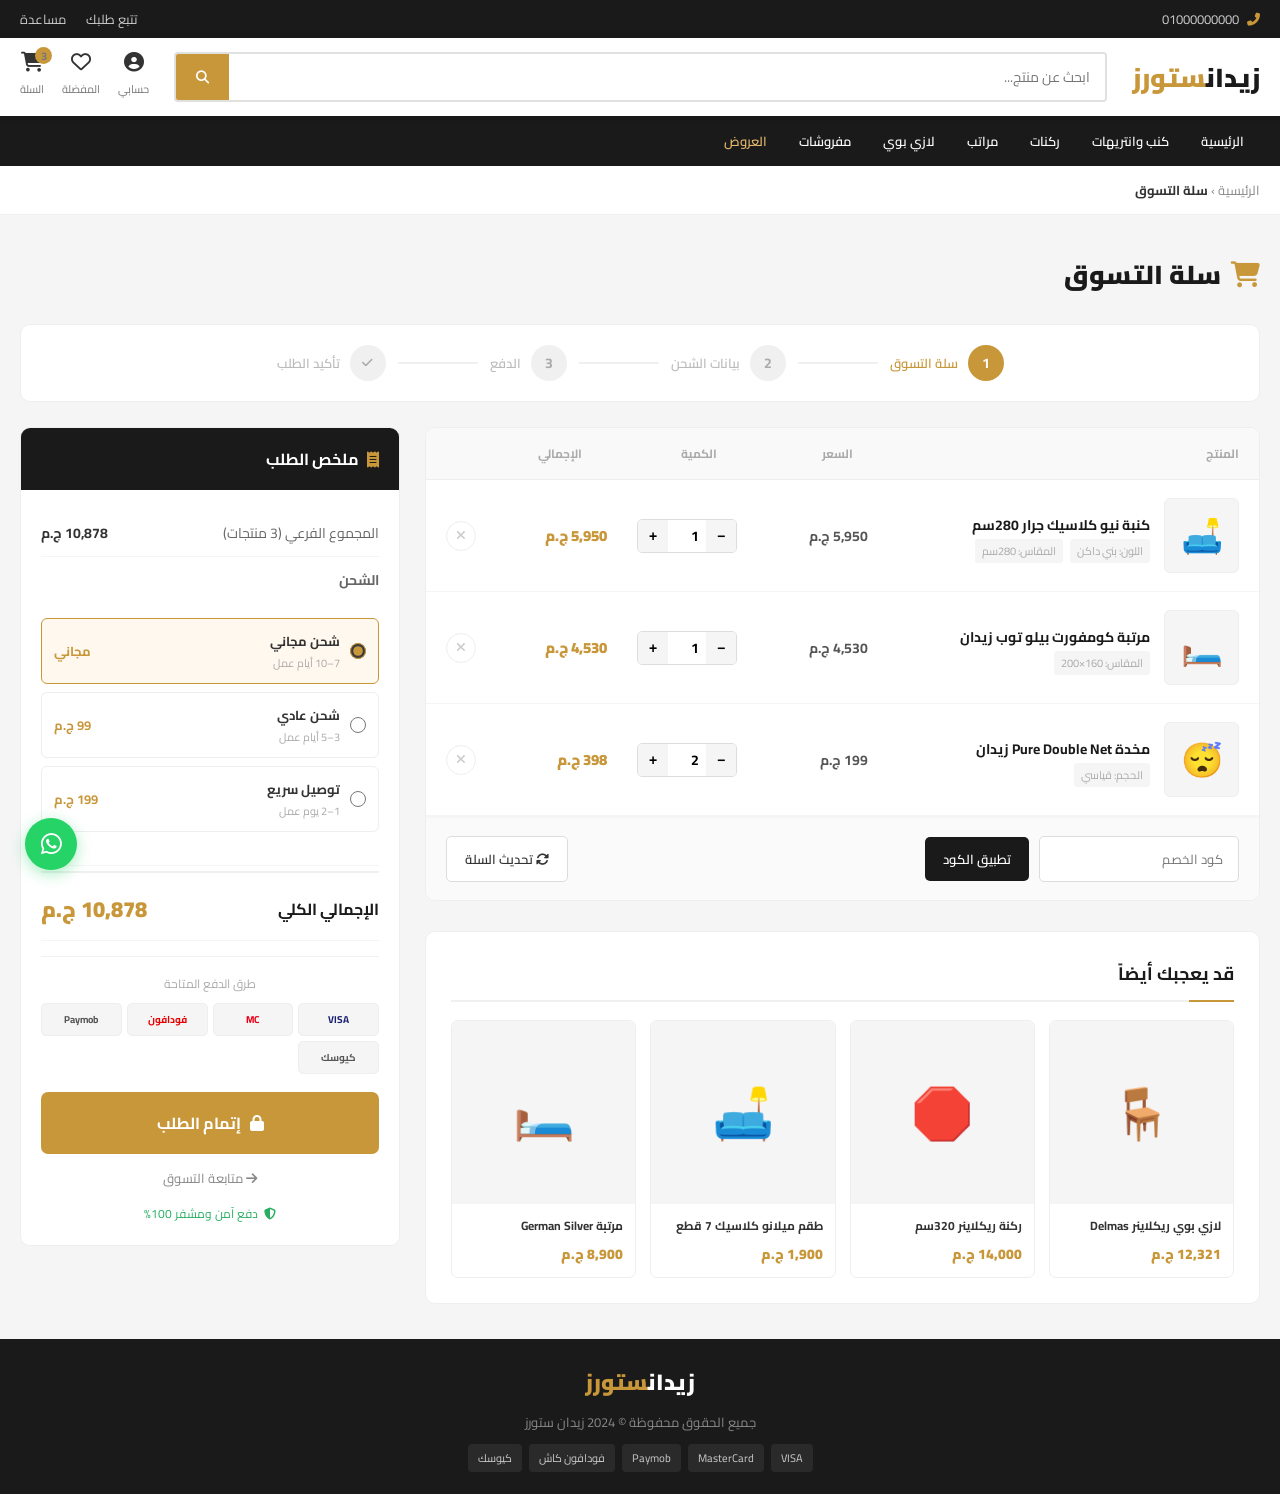
<file: cart.html>
<!DOCTYPE html>
<html lang="ar" dir="rtl">
<head>
  <meta charset="UTF-8">
  <meta name="viewport" content="width=device-width, initial-scale=1.0">
  <title>سلة التسوق | زيدان ستورز</title>
  <link rel="preconnect" href="https://fonts.googleapis.com">
  <link href="https://fonts.googleapis.com/css2?family=Cairo:wght@300;400;600;700;900&display=swap" rel="stylesheet">
  <link rel="stylesheet" href="https://cdnjs.cloudflare.com/ajax/libs/font-awesome/6.4.0/css/all.min.css">
  <style>
    *, *::before, *::after { box-sizing:border-box; margin:0; padding:0; }
    body { font-family:'Cairo',sans-serif; background:#f5f5f5; color:#333; direction:rtl; }
    a { text-decoration:none; color:inherit; }

    /* TOPBAR */
    .top-bar { background:#1a1a1a; color:#ccc; font-size:13px; padding:7px 0; }
    .top-bar .wrap { max-width:1280px; margin:0 auto; padding:0 20px; display:flex; justify-content:space-between; }
    .top-bar a { color:#ccc; } .top-bar a:hover { color:#c8973a; }

    /* HEADER */
    header { background:#fff; box-shadow:0 2px 8px rgba(0,0,0,.08); position:sticky; top:0; z-index:1000; }
    .header-inner { max-width:1280px; margin:0 auto; padding:14px 20px; display:flex; align-items:center; gap:25px; }
    .logo h1 { font-size:26px; font-weight:900; color:#1a1a1a; } .logo span { color:#c8973a; }
    .search-bar { flex:1; }
    .search-bar form { display:flex; border:2px solid #e0e0e0; border-radius:4px; overflow:hidden; }
    .search-bar input { flex:1; padding:10px 15px; font-family:'Cairo',sans-serif; font-size:14px; border:none; outline:none; }
    .search-bar button { background:#c8973a; color:#fff; border:none; padding:10px 20px; cursor:pointer; }
    .header-actions { display:flex; gap:18px; align-items:center; }
    .header-action { text-align:center; cursor:pointer; position:relative; }
    .header-action i { font-size:20px; color:#333; display:block; }
    .header-action span { font-size:11px; color:#777; }
    .cart-badge { position:absolute; top:-5px; right:-8px; background:#c8973a; color:#fff; width:17px; height:17px; border-radius:50%; font-size:10px; font-weight:700; display:flex; align-items:center; justify-content:center; }

    nav { background:#1a1a1a; }
    .nav-inner { max-width:1280px; margin:0 auto; padding:0 20px; }
    nav ul { list-style:none; display:flex; }
    nav ul li a { display:block; padding:13px 16px; color:#fff; font-size:13px; font-weight:600; transition:background .2s; }
    nav ul li a:hover { background:#c8973a; }

    .breadcrumb { background:#fff; border-bottom:1px solid #eee; padding:12px 0; }
    .breadcrumb .wrap { max-width:1280px; margin:0 auto; padding:0 20px; font-size:13px; color:#888; }
    .breadcrumb a { color:#888; } .breadcrumb a:hover { color:#c8973a; }

    /* PAGE */
    .page-wrap { max-width:1280px; margin:35px auto; padding:0 20px; }
    .page-title { font-size:26px; font-weight:900; color:#1a1a1a; margin-bottom:25px; display:flex; align-items:center; gap:10px; }
    .page-title i { color:#c8973a; }

    /* STEPS BAR */
    .steps-bar { background:#fff; border:1px solid #eee; border-radius:10px; padding:20px 30px; margin-bottom:25px; display:flex; justify-content:center; align-items:center; gap:0; }
    .step { display:flex; align-items:center; gap:10px; }
    .step-circle { width:36px; height:36px; border-radius:50%; display:flex; align-items:center; justify-content:center; font-size:14px; font-weight:700; flex-shrink:0; }
    .step.active .step-circle { background:#c8973a; color:#fff; }
    .step.done .step-circle { background:#27ae60; color:#fff; }
    .step.inactive .step-circle { background:#f0f0f0; color:#aaa; }
    .step-label { font-size:13px; font-weight:600; }
    .step.active .step-label { color:#c8973a; }
    .step.done .step-label { color:#27ae60; }
    .step.inactive .step-label { color:#bbb; }
    .step-connector { flex:1; height:2px; background:#f0f0f0; margin:0 12px; min-width:40px; max-width:80px; }
    .step-connector.done { background:#27ae60; }

    /* CART LAYOUT */
    .cart-layout { display:grid; grid-template-columns:1fr 380px; gap:25px; align-items:start; }

    /* CART TABLE */
    .cart-main { background:#fff; border:1px solid #eee; border-radius:10px; overflow:hidden; }
    .cart-head { display:grid; grid-template-columns:3fr 1fr 1fr 1fr auto; gap:10px; padding:14px 20px; background:#f9f9f9; border-bottom:1px solid #eee; font-size:12px; font-weight:700; color:#aaa; text-transform:uppercase; }
    .cart-item { display:grid; grid-template-columns:3fr 1fr 1fr 1fr auto; gap:10px; padding:18px 20px; border-bottom:1px solid #f5f5f5; align-items:center; transition:background .15s; }
    .cart-item:hover { background:#fdfaf5; }
    .cart-item:last-child { border-bottom:none; }

    .item-product { display:flex; gap:14px; align-items:center; }
    .item-thumb { width:75px; height:75px; background:#f5f5f5; border-radius:6px; display:flex; align-items:center; justify-content:center; font-size:34px; border:1px solid #eee; flex-shrink:0; }
    .item-details {}
    .item-name { font-size:14px; font-weight:700; color:#1a1a1a; margin-bottom:4px; }
    .item-name:hover { color:#c8973a; }
    .item-meta { font-size:12px; color:#aaa; }
    .item-meta span { background:#f5f5f5; padding:2px 7px; border-radius:3px; margin-left:4px; font-size:11px; }

    .item-price { font-size:14px; font-weight:700; color:#555; }
    .item-total { font-size:15px; font-weight:900; color:#c8973a; }

    /* QTY */
    .qty-box { display:flex; align-items:center; border:1.5px solid #ddd; border-radius:5px; overflow:hidden; width:fit-content; }
    .qty-btn { width:30px; height:32px; background:#f5f5f5; border:none; cursor:pointer; font-size:14px; font-weight:700; transition:.15s; }
    .qty-btn:hover { background:#c8973a; color:#fff; }
    .qty-num { width:38px; height:32px; text-align:center; border:none; outline:none; font-family:'Cairo',sans-serif; font-size:14px; font-weight:700; }

    .remove-btn { background:none; border:1px solid #eee; width:30px; height:30px; border-radius:50%; cursor:pointer; color:#ccc; font-size:13px; transition:.15s; display:flex; align-items:center; justify-content:center; }
    .remove-btn:hover { background:#ffeaea; color:#e74c3c; border-color:#fcc; }

    /* CART FOOTER */
    .cart-footer { padding:18px 20px; display:flex; justify-content:space-between; align-items:center; border-top:2px solid #f5f5f5; background:#fafafa; }
    .coupon-form { display:flex; gap:10px; align-items:center; }
    .coupon-form input { padding:10px 15px; border:1.5px solid #ddd; border-radius:5px; font-family:'Cairo',sans-serif; font-size:13px; width:200px; outline:none; }
    .coupon-form input:focus { border-color:#c8973a; }
    .btn-coupon { padding:10px 18px; background:#1a1a1a; color:#fff; border:none; border-radius:5px; font-family:'Cairo',sans-serif; font-size:13px; font-weight:600; cursor:pointer; transition:.2s; }
    .btn-coupon:hover { background:#c8973a; }
    .btn-update { padding:10px 18px; background:#fff; color:#333; border:1.5px solid #ddd; border-radius:5px; font-family:'Cairo',sans-serif; font-size:13px; font-weight:600; cursor:pointer; transition:.2s; }
    .btn-update:hover { border-color:#c8973a; color:#c8973a; }

    /* EMPTY CART */
    .empty-cart { text-align:center; padding:70px 20px; }
    .empty-cart .empty-icon { font-size:80px; margin-bottom:18px; }
    .empty-cart h2 { font-size:22px; font-weight:700; color:#1a1a1a; margin-bottom:10px; }
    .empty-cart p { font-size:14px; color:#aaa; margin-bottom:25px; }
    .btn-shop { display:inline-block; background:#c8973a; color:#fff; padding:13px 35px; border-radius:6px; font-size:15px; font-weight:700; transition:.2s; }
    .btn-shop:hover { background:#b8862a; }

    /* ORDER SUMMARY */
    .order-summary { background:#fff; border:1px solid #eee; border-radius:10px; overflow:hidden; position:sticky; top:90px; }
    .summary-title { background:#1a1a1a; color:#fff; padding:16px 20px; font-size:16px; font-weight:700; display:flex; align-items:center; gap:8px; }
    .summary-title i { color:#c8973a; }
    .summary-body { padding:20px; }
    .summary-row { display:flex; justify-content:space-between; align-items:center; padding:10px 0; border-bottom:1px solid #f5f5f5; font-size:14px; }
    .summary-row:last-child { border-bottom:none; }
    .summary-row .label { color:#666; }
    .summary-row .value { font-weight:700; color:#333; }
    .summary-row.discount .value { color:#27ae60; }
    .summary-row.total { border-top:2px solid #f0f0f0; margin-top:5px; padding-top:15px; }
    .summary-row.total .label { font-size:16px; font-weight:700; color:#1a1a1a; }
    .summary-row.total .value { font-size:22px; font-weight:900; color:#c8973a; }

    /* SHIPPING OPTIONS */
    .shipping-opts { margin:15px 0; }
    .ship-opt { display:flex; align-items:center; gap:10px; padding:10px 12px; border:1.5px solid #eee; border-radius:6px; cursor:pointer; margin-bottom:8px; transition:.2s; }
    .ship-opt.active { border-color:#c8973a; background:#fff8ee; }
    .ship-opt input[type=radio] { accent-color:#c8973a; width:16px; height:16px; }
    .ship-opt-info { flex:1; }
    .ship-opt-name { font-size:13px; font-weight:700; }
    .ship-opt-desc { font-size:11px; color:#aaa; }
    .ship-opt-price { font-size:13px; font-weight:700; color:#c8973a; }

    /* ACCEPTED PAYMENTS */
    .accepted-payments { margin-top:15px; padding-top:15px; border-top:1px solid #f0f0f0; }
    .accepted-title { font-size:12px; color:#aaa; margin-bottom:8px; text-align:center; }
    .payment-badges { display:grid; grid-template-columns:repeat(4,1fr); gap:5px; }
    .pay-badge { background:#f5f5f5; border-radius:5px; padding:6px 4px; text-align:center; font-size:10px; font-weight:700; color:#555; border:1px solid #eee; }
    .pay-badge.visa { color:#1a1f71; }
    .pay-badge.mc { color:#eb001b; }
    .pay-badge.voda { color:#e60000; }

    /* CHECKOUT BTN */
    .btn-checkout { display:block; width:100%; background:#c8973a; color:#fff; border:none; border-radius:7px; padding:16px; font-family:'Cairo',sans-serif; font-size:16px; font-weight:700; cursor:pointer; text-align:center; margin-top:18px; transition:.2s; }
    .btn-checkout:hover { background:#b8862a; }
    .btn-continue-shop { display:block; text-align:center; color:#888; font-size:13px; margin-top:12px; }
    .btn-continue-shop:hover { color:#c8973a; }
    .secure-badge { display:flex; align-items:center; justify-content:center; gap:6px; font-size:12px; color:#27ae60; margin-top:12px; }

    /* RECENTLY VIEWED */
    .recently-section { margin-top:30px; background:#fff; border:1px solid #eee; border-radius:10px; padding:25px; }
    .section-ttl { font-size:18px; font-weight:700; color:#1a1a1a; margin-bottom:18px; padding-bottom:10px; border-bottom:2px solid #f0f0f0; position:relative; }
    .section-ttl::after { content:''; position:absolute; bottom:-2px; right:0; width:45px; height:2px; background:#c8973a; }
    .recently-grid { display:grid; grid-template-columns:repeat(4,1fr); gap:14px; }
    .rec-card { border:1px solid #eee; border-radius:7px; overflow:hidden; cursor:pointer; transition:box-shadow .2s; }
    .rec-card:hover { box-shadow:0 4px 15px rgba(0,0,0,.08); }
    .rec-img { aspect-ratio:1; background:#f5f5f5; display:flex; align-items:center; justify-content:center; font-size:50px; }
    .rec-info { padding:10px 12px; }
    .rec-name { font-size:12px; font-weight:700; color:#333; margin-bottom:4px; }
    .rec-price { font-size:14px; font-weight:900; color:#c8973a; }

    /* FOOTER */
    footer { background:#1a1a1a; color:#888; padding:22px 0; margin-top:30px; }
    .footer-wrap { max-width:1280px; margin:0 auto; padding:0 20px; text-align:center; font-size:13px; }
    .footer-logo { font-size:22px; font-weight:900; color:#fff; margin-bottom:7px; }
    .footer-logo span { color:#c8973a; }
    .payment-icons { display:flex; gap:7px; justify-content:center; margin-top:10px; flex-wrap:wrap; }
    .payment-icon { background:#2a2a2a; border-radius:4px; padding:4px 10px; font-size:11px; color:#ccc; }
    .whatsapp-float { position:fixed; bottom:30px; left:25px; background:#25d366; color:#fff; width:52px; height:52px; border-radius:50%; display:flex; align-items:center; justify-content:center; font-size:24px; box-shadow:0 4px 15px rgba(37,211,102,.4); z-index:999; }

    @media(max-width:900px){
      .cart-layout { grid-template-columns:1fr; }
      .cart-head { display:none; }
      .cart-item { grid-template-columns:1fr auto; gap:12px; }
      .recently-grid { grid-template-columns:repeat(2,1fr); }
    }
  </style>
</head>
<body>

<div class="top-bar">
  <div class="wrap">
    <div><i class="fas fa-phone-alt" style="color:#c8973a;margin-left:5px;"></i> 01000000000</div>
    <div style="display:flex;gap:20px;"><a href="#">تتبع طلبك</a><a href="#">مساعدة</a></div>
  </div>
</div>

<header>
  <div class="header-inner">
    <div class="logo"><a href="index.html"><h1>زيدان<span>ستورز</span></h1></a></div>
    <div class="search-bar">
      <form><input type="text" placeholder="ابحث عن منتج..."><button><i class="fas fa-search"></i></button></form>
    </div>
    <div class="header-actions">
      <div class="header-action"><i class="fas fa-user-circle"></i><span>حسابي</span></div>
      <div class="header-action"><i class="far fa-heart"></i><span>المفضلة</span></div>
      <div class="header-action">
        <i class="fas fa-shopping-cart"></i><span>السلة</span>
        <span class="cart-badge" id="cartBadge">3</span>
      </div>
    </div>
  </div>
</header>

<nav>
  <div class="nav-inner">
    <ul>
      <li><a href="index.html">الرئيسية</a></li>
      <li><a href="shop.html">كنب وانتريهات</a></li>
      <li><a href="shop.html">ركنات</a></li>
      <li><a href="shop.html">مراتب</a></li>
      <li><a href="shop.html">لازي بوي</a></li>
      <li><a href="shop.html">مفروشات</a></li>
      <li><a href="shop.html" style="color:#e2b76b;">العروض</a></li>
    </ul>
  </div>
</nav>

<div class="breadcrumb">
  <div class="wrap">
    <a href="index.html">الرئيسية</a> ›
    <strong style="color:#333;">سلة التسوق</strong>
  </div>
</div>

<div class="page-wrap">

  <div class="page-title"><i class="fas fa-shopping-cart"></i> سلة التسوق</div>

  <!-- STEPS -->
  <div class="steps-bar">
    <div class="step active">
      <div class="step-circle">1</div>
      <span class="step-label">سلة التسوق</span>
    </div>
    <div class="step-connector"></div>
    <div class="step inactive">
      <div class="step-circle">2</div>
      <span class="step-label">بيانات الشحن</span>
    </div>
    <div class="step-connector"></div>
    <div class="step inactive">
      <div class="step-circle">3</div>
      <span class="step-label">الدفع</span>
    </div>
    <div class="step-connector"></div>
    <div class="step inactive">
      <div class="step-circle"><i class="fas fa-check" style="font-size:12px;"></i></div>
      <span class="step-label">تأكيد الطلب</span>
    </div>
  </div>

  <div class="cart-layout">

    <!-- CART ITEMS -->
    <div>
      <div class="cart-main">
        <div class="cart-head">
          <span>المنتج</span>
          <span>السعر</span>
          <span>الكمية</span>
          <span>الإجمالي</span>
          <span></span>
        </div>

        <!-- Item 1 -->
        <div class="cart-item" id="item1">
          <div class="item-product">
            <div class="item-thumb">🛋️</div>
            <div class="item-details">
              <a href="product.html" class="item-name">كنبة نيو كلاسيك جرار 280سم</a>
              <div class="item-meta">
                <span>اللون: بني داكن</span>
                <span>المقاس: 280سم</span>
              </div>
            </div>
          </div>
          <div class="item-price">5,950 ج.م</div>
          <div>
            <div class="qty-box">
              <button class="qty-btn" onclick="changeQty('q1',-1,5950)">−</button>
              <input class="qty-num" id="q1" type="number" value="1" min="1" onchange="recalc('q1',5950,'t1')">
              <button class="qty-btn" onclick="changeQty('q1',1,5950)">+</button>
            </div>
          </div>
          <div class="item-total" id="t1">5,950 ج.م</div>
          <button class="remove-btn" onclick="removeItem('item1', 5950, 1, 'q1')"><i class="fas fa-times"></i></button>
        </div>

        <!-- Item 2 -->
        <div class="cart-item" id="item2">
          <div class="item-product">
            <div class="item-thumb">🛏️</div>
            <div class="item-details">
              <a href="product.html" class="item-name">مرتبة كومفورت بيلو توب زيدان</a>
              <div class="item-meta">
                <span>المقاس: 160×200</span>
              </div>
            </div>
          </div>
          <div class="item-price">4,530 ج.م</div>
          <div>
            <div class="qty-box">
              <button class="qty-btn" onclick="changeQty('q2',-1,4530)">−</button>
              <input class="qty-num" id="q2" type="number" value="1" min="1" onchange="recalc('q2',4530,'t2')">
              <button class="qty-btn" onclick="changeQty('q2',1,4530)">+</button>
            </div>
          </div>
          <div class="item-total" id="t2">4,530 ج.م</div>
          <button class="remove-btn" onclick="removeItem('item2', 4530, 1, 'q2')"><i class="fas fa-times"></i></button>
        </div>

        <!-- Item 3 -->
        <div class="cart-item" id="item3">
          <div class="item-product">
            <div class="item-thumb">😴</div>
            <div class="item-details">
              <a href="product.html" class="item-name">مخدة Pure Double Net زيدان</a>
              <div class="item-meta">
                <span>الحجم: قياسي</span>
              </div>
            </div>
          </div>
          <div class="item-price">199 ج.م</div>
          <div>
            <div class="qty-box">
              <button class="qty-btn" onclick="changeQty('q3',-1,199)">−</button>
              <input class="qty-num" id="q3" type="number" value="2" min="1" onchange="recalc('q3',199,'t3')">
              <button class="qty-btn" onclick="changeQty('q3',1,199)">+</button>
            </div>
          </div>
          <div class="item-total" id="t3">398 ج.م</div>
          <button class="remove-btn" onclick="removeItem('item3', 199, 2, 'q3')"><i class="fas fa-times"></i></button>
        </div>

        <!-- CART FOOTER -->
        <div class="cart-footer">
          <div class="coupon-form">
            <input type="text" placeholder="كود الخصم" id="couponInput">
            <button class="btn-coupon" onclick="applyCoupon()">تطبيق الكود</button>
            <span id="couponMsg" style="font-size:12px;color:#27ae60;display:none;"><i class="fas fa-check-circle"></i> تم تطبيق الكود!</span>
          </div>
          <button class="btn-update" onclick="updateCart()"><i class="fas fa-sync-alt"></i> تحديث السلة</button>
        </div>
      </div>

      <!-- Recently Viewed -->
      <div class="recently-section">
        <div class="section-ttl">قد يعجبك أيضاً</div>
        <div class="recently-grid">
          <a href="product.html" class="rec-card">
            <div class="rec-img">🪑</div>
            <div class="rec-info"><div class="rec-name">لازي بوي ريكلاينر Delmas</div><div class="rec-price">12,321 ج.م</div></div>
          </a>
          <a href="product.html" class="rec-card">
            <div class="rec-img">🛑</div>
            <div class="rec-info"><div class="rec-name">ركنة ريكلاينر 320سم</div><div class="rec-price">14,000 ج.م</div></div>
          </a>
          <a href="product.html" class="rec-card">
            <div class="rec-img">🛋️</div>
            <div class="rec-info"><div class="rec-name">طقم ميلانو كلاسيك 7 قطع</div><div class="rec-price">1,900 ج.م</div></div>
          </a>
          <a href="product.html" class="rec-card">
            <div class="rec-img">🛏️</div>
            <div class="rec-info"><div class="rec-name">مرتبة German Silver</div><div class="rec-price">8,900 ج.م</div></div>
          </a>
        </div>
      </div>
    </div>

    <!-- ORDER SUMMARY -->
    <div class="order-summary">
      <div class="summary-title"><i class="fas fa-receipt"></i> ملخص الطلب</div>
      <div class="summary-body">

        <div class="summary-row">
          <span class="label">المجموع الفرعي (<span id="itemCount">3</span> منتجات)</span>
          <span class="value" id="subtotal">10,878 ج.م</span>
        </div>
        <div class="summary-row discount" id="discountRow" style="display:none;">
          <span class="label"><i class="fas fa-tag"></i> خصم الكود</span>
          <span class="value" id="discountVal">−545 ج.م</span>
        </div>

        <!-- Shipping -->
        <div class="summary-row" style="flex-direction:column;align-items:flex-start;gap:10px;">
          <span class="label" style="font-weight:700;">الشحن</span>
          <div class="shipping-opts" style="width:100%;">
            <label class="ship-opt active" onclick="selectShip(this,0)">
              <input type="radio" name="ship" checked>
              <div class="ship-opt-info">
                <div class="ship-opt-name">شحن مجاني</div>
                <div class="ship-opt-desc">7–10 أيام عمل</div>
              </div>
              <div class="ship-opt-price">مجاني</div>
            </label>
            <label class="ship-opt" onclick="selectShip(this,99)">
              <input type="radio" name="ship">
              <div class="ship-opt-info">
                <div class="ship-opt-name">شحن عادي</div>
                <div class="ship-opt-desc">3–5 أيام عمل</div>
              </div>
              <div class="ship-opt-price">99 ج.م</div>
            </label>
            <label class="ship-opt" onclick="selectShip(this,199)">
              <input type="radio" name="ship">
              <div class="ship-opt-info">
                <div class="ship-opt-name">توصيل سريع</div>
                <div class="ship-opt-desc">1–2 يوم عمل</div>
              </div>
              <div class="ship-opt-price">199 ج.م</div>
            </label>
          </div>
        </div>

        <div class="summary-row total">
          <span class="label">الإجمالي الكلي</span>
          <span class="value" id="grandTotal">10,878 ج.م</span>
        </div>

        <!-- Accepted payments -->
        <div class="accepted-payments">
          <div class="accepted-title">طرق الدفع المتاحة</div>
          <div class="payment-badges">
            <div class="pay-badge visa">VISA</div>
            <div class="pay-badge mc">MC</div>
            <div class="pay-badge voda">فودافون</div>
            <div class="pay-badge">Paymob</div>
            <div class="pay-badge">كيوسك</div>
          </div>
        </div>

        <a href="checkout.html" class="btn-checkout">
          <i class="fas fa-lock" style="margin-left:6px;"></i>
          إتمام الطلب
        </a>
        <a href="shop.html" class="btn-continue-shop"><i class="fas fa-arrow-right"></i> متابعة التسوق</a>
        <div class="secure-badge"><i class="fas fa-shield-alt"></i> دفع آمن ومشفر 100%</div>
      </div>
    </div>

  </div>
</div>

<footer>
  <div class="footer-wrap">
    <div class="footer-logo">زيدان<span>ستورز</span></div>
    <p>جميع الحقوق محفوظة © 2024 زيدان ستورز</p>
    <div class="payment-icons">
      <span class="payment-icon">VISA</span>
      <span class="payment-icon">MasterCard</span>
      <span class="payment-icon">Paymob</span>
      <span class="payment-icon">فودافون كاش</span>

      <span class="payment-icon">كيوسك</span>
    </div>
  </div>
</footer>

<a href="https://wa.me/201000000000" class="whatsapp-float"><i class="fab fa-whatsapp"></i></a>

<script>
  // Prices stored separately to avoid re-parsing
  const prices = { q1: 5950, q2: 4530, q3: 199 };
  const totals = { q1: 5950, q2: 4530, q3: 398 };
  let shippingCost = 0;
  let discountAmount = 0;

  function fmt(n) { return n.toLocaleString('ar-EG') + ' ج.م'; }

  function changeQty(qId, delta, price) {
    const input = document.getElementById(qId);
    const newVal = Math.max(1, parseInt(input.value) + delta);
    input.value = newVal;
    recalc(qId, price, qId.replace('q','t'));
  }

  function recalc(qId, price, tId) {
    const qty = parseInt(document.getElementById(qId).value) || 1;
    const total = qty * price;
    totals[qId] = total;
    document.getElementById(tId).textContent = fmt(total);
    updateSummary();
  }

  function removeItem(itemId, price, qty, qId) {
    const item = document.getElementById(itemId);
    item.style.opacity = '0';
    item.style.transition = 'opacity 0.3s';
    setTimeout(() => {
      item.remove();
      totals[qId] = 0;
      delete totals[qId];
      updateSummary();
      document.getElementById('cartBadge').textContent =
        Math.max(0, parseInt(document.getElementById('cartBadge').textContent) - 1);
    }, 300);
  }

  function updateSummary() {
    const sub = Object.values(totals).reduce((a, b) => a + b, 0);
    document.getElementById('subtotal').textContent = fmt(sub);
    const grand = sub + shippingCost - discountAmount;
    document.getElementById('grandTotal').textContent = fmt(Math.max(0, grand));
  }

  function selectShip(el, cost) {
    document.querySelectorAll('.ship-opt').forEach(s => s.classList.remove('active'));
    el.classList.add('active');
    shippingCost = cost;
    updateSummary();
  }

  function applyCoupon() {
    const code = document.getElementById('couponInput').value.trim().toUpperCase();
    const msg = document.getElementById('couponMsg');
    if (code === 'ZIDAN10' || code === 'SAVE10') {
      discountAmount = Math.round(Object.values(totals).reduce((a,b)=>a+b,0) * 0.1);
      document.getElementById('discountVal').textContent = '−' + fmt(discountAmount);
      document.getElementById('discountRow').style.display = 'flex';
      msg.style.display = 'inline';
      updateSummary();
    } else if (code) {
      msg.innerHTML = '<span style="color:#e74c3c"><i class="fas fa-times-circle"></i> كود غير صحيح</span>';
      msg.style.display = 'inline';
    }
  }

  function updateCart() {
    const btn = document.querySelector('.btn-update');
    btn.innerHTML = '<i class="fas fa-check" style="color:#27ae60"></i> تم التحديث';
    setTimeout(() => { btn.innerHTML = '<i class="fas fa-sync-alt"></i> تحديث السلة'; }, 2000);
  }
</script>
</body>
</html>
</file>
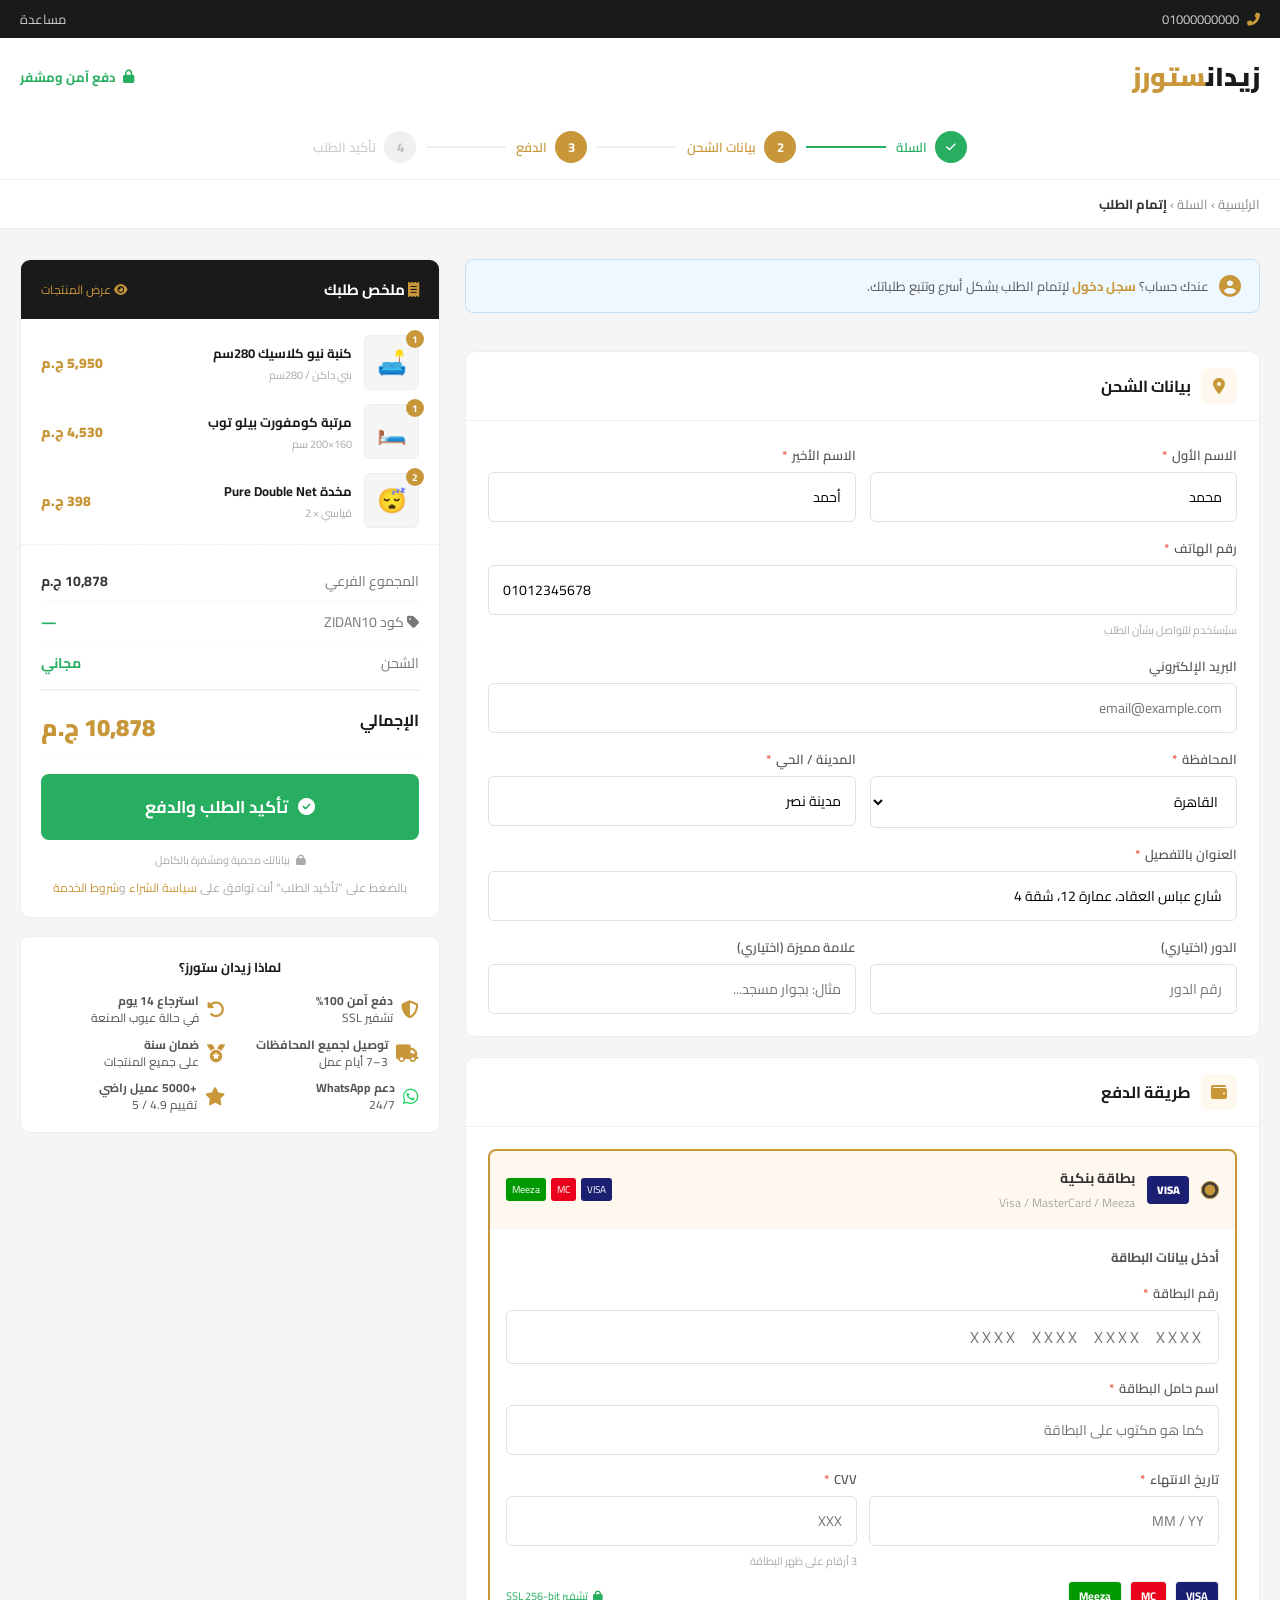
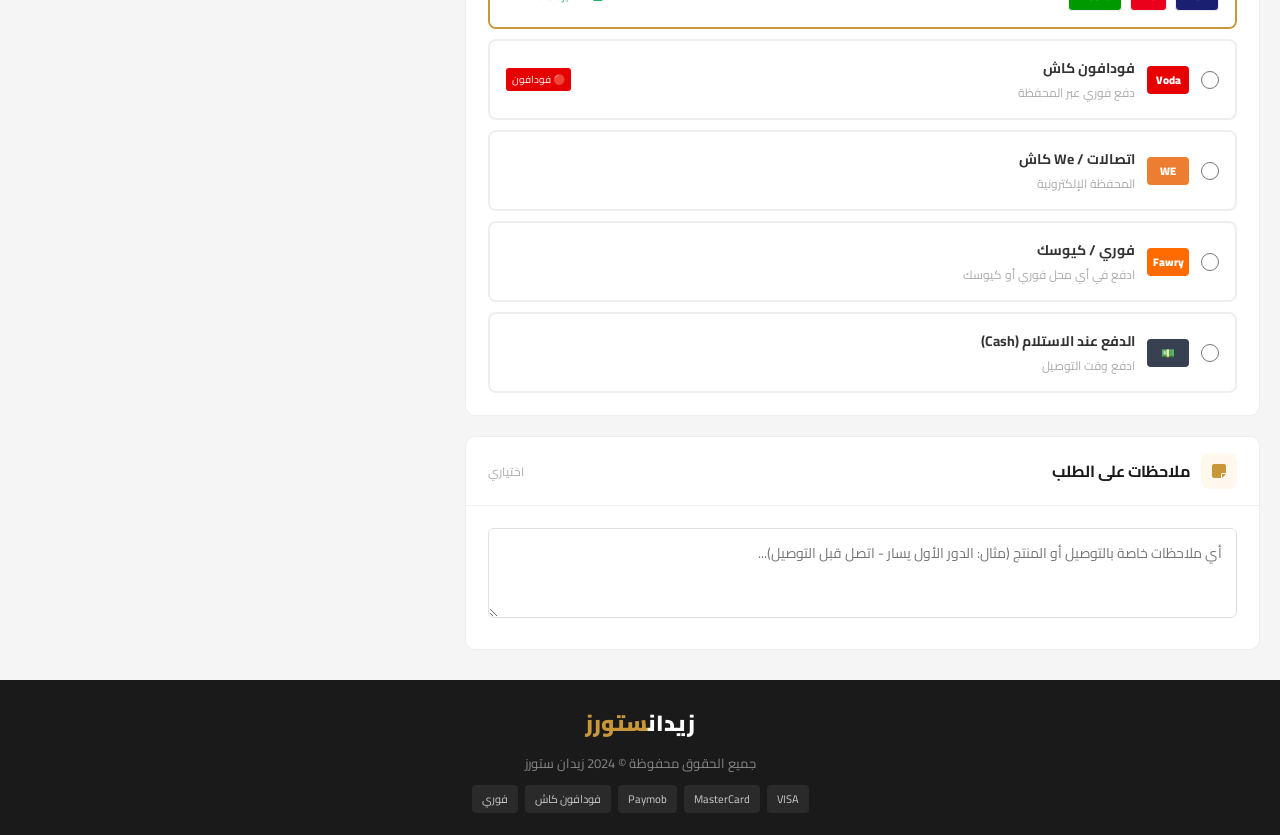
<file: checkout.html>
<!DOCTYPE html>
<html lang="ar" dir="rtl">
<head>
  <meta charset="UTF-8">
  <meta name="viewport" content="width=device-width, initial-scale=1.0">
  <title>إتمام الطلب | زيدان ستورز</title>
  <link rel="preconnect" href="https://fonts.googleapis.com">
  <link href="https://fonts.googleapis.com/css2?family=Cairo:wght@300;400;600;700;900&display=swap" rel="stylesheet">
  <link rel="stylesheet" href="https://cdnjs.cloudflare.com/ajax/libs/font-awesome/6.4.0/css/all.min.css">
  <style>
    *, *::before, *::after { box-sizing:border-box; margin:0; padding:0; }
    body { font-family:'Cairo',sans-serif; background:#f5f5f5; color:#333; direction:rtl; }
    a { text-decoration:none; color:inherit; }

    /* TOPBAR */
    .top-bar { background:#1a1a1a; color:#ccc; font-size:13px; padding:7px 0; }
    .top-bar .wrap { max-width:1280px; margin:0 auto; padding:0 20px; display:flex; justify-content:space-between; }
    .top-bar a { color:#ccc; } .top-bar a:hover { color:#c8973a; }

    /* HEADER */
    header { background:#fff; box-shadow:0 2px 8px rgba(0,0,0,.08); }
    .header-inner { max-width:1280px; margin:0 auto; padding:14px 20px; display:flex; align-items:center; justify-content:space-between; }
    .logo h1 { font-size:26px; font-weight:900; color:#1a1a1a; } .logo span { color:#c8973a; }
    .checkout-secure { display:flex; align-items:center; gap:8px; font-size:13px; color:#27ae60; font-weight:700; }

    .breadcrumb { background:#fff; border-bottom:1px solid #eee; padding:12px 0; }
    .breadcrumb .wrap { max-width:1280px; margin:0 auto; padding:0 20px; font-size:13px; color:#888; }
    .breadcrumb a { color:#888; } .breadcrumb a:hover { color:#c8973a; }

    /* STEPS */
    .steps-wrap { background:#fff; border-bottom:1px solid #eee; padding:16px 0; }
    .steps-inner { max-width:1280px; margin:0 auto; padding:0 20px; display:flex; justify-content:center; align-items:center; gap:0; }
    .step { display:flex; align-items:center; gap:8px; }
    .step-circle { width:32px; height:32px; border-radius:50%; display:flex; align-items:center; justify-content:center; font-size:13px; font-weight:700; flex-shrink:0; }
    .step.done .step-circle { background:#27ae60; color:#fff; }
    .step.active .step-circle { background:#c8973a; color:#fff; }
    .step.inactive .step-circle { background:#f0f0f0; color:#bbb; }
    .step-label { font-size:13px; font-weight:600; }
    .step.done .step-label { color:#27ae60; }
    .step.active .step-label { color:#c8973a; }
    .step.inactive .step-label { color:#ccc; }
    .step-connector { flex:1; height:2px; min-width:40px; max-width:80px; margin:0 10px; }
    .step-connector.done { background:#27ae60; }
    .step-connector.inactive { background:#f0f0f0; }

    /* PAGE */
    .page-wrap { max-width:1280px; margin:30px auto; padding:0 20px; }
    .checkout-grid { display:grid; grid-template-columns:1fr 420px; gap:25px; align-items:start; }

    /* FORMS */
    .checkout-form { display:flex; flex-direction:column; gap:20px; }
    .form-card { background:#fff; border:1px solid #eee; border-radius:10px; overflow:hidden; }
    .form-card-header { padding:16px 22px; border-bottom:1px solid #f0f0f0; display:flex; align-items:center; gap:10px; }
    .form-card-header .card-icon { width:36px; height:36px; background:#fff8ee; border-radius:8px; display:flex; align-items:center; justify-content:center; color:#c8973a; font-size:16px; }
    .form-card-header h3 { font-size:16px; font-weight:700; color:#1a1a1a; margin:0; }
    .form-card-header .optional { font-size:12px; color:#aaa; margin-right:auto; }
    .form-card-body { padding:22px; }

    /* FORM FIELDS */
    .form-grid { display:grid; grid-template-columns:1fr 1fr; gap:14px; }
    .form-grid.single { grid-template-columns:1fr; }
    .form-grid.triple { grid-template-columns:1fr 1fr 1fr; }
    .form-group { display:flex; flex-direction:column; gap:5px; }
    .form-group.full { grid-column:1/-1; }
    label.field-label { font-size:13px; font-weight:600; color:#555; }
    label.field-label .required { color:#e74c3c; margin-right:2px; }
    .form-input {
      padding:11px 14px; border:1.5px solid #e0e0e0; border-radius:6px;
      font-family:'Cairo',sans-serif; font-size:14px; outline:none;
      transition:border-color .2s; background:#fff; width:100%;
    }
    .form-input:focus { border-color:#c8973a; box-shadow:0 0 0 3px rgba(200,151,58,.1); }
    .form-input.error { border-color:#e74c3c; }
    .form-select {
      padding:11px 14px; border:1.5px solid #e0e0e0; border-radius:6px;
      font-family:'Cairo',sans-serif; font-size:14px; outline:none;
      background:#fff; cursor:pointer; width:100%;
    }
    .form-select:focus { border-color:#c8973a; }
    .field-hint { font-size:11px; color:#aaa; }

    /* LOGIN PROMPT */
    .login-prompt { background:#f0f8ff; border:1px solid #c5e0f5; border-radius:8px; padding:14px 18px; margin-bottom:18px; font-size:13px; color:#555; display:flex; align-items:center; gap:10px; }
    .login-prompt a { color:#c8973a; font-weight:700; }

    /* PAYMENT METHODS */
    .payment-methods { display:flex; flex-direction:column; gap:10px; }
    .pay-method {
      border:2px solid #eee; border-radius:8px; overflow:hidden;
      cursor:pointer; transition:.2s;
    }
    .pay-method.selected { border-color:#c8973a; background:#fff8ee; }
    .pay-method-header { padding:14px 16px; display:flex; align-items:center; gap:12px; }
    .pay-method-header input[type=radio] { width:18px; height:18px; accent-color:#c8973a; flex-shrink:0; }
    .pay-method-icon { width:42px; height:28px; border-radius:4px; display:flex; align-items:center; justify-content:center; font-size:11px; font-weight:900; flex-shrink:0; }
    .pm-visa { background:#1a1f71; color:#fff; }
    .pm-mc { background:#eb001b; color:#fff; }
    .pm-voda { background:#e60000; color:#fff; }
    .pm-fawry { background:#ff6b00; color:#fff; }
    .pm-kiosk { background:#0ea5e9; color:#fff; }
    .pm-cod { background:#374151; color:#fff; }
    .pay-method-name { font-size:14px; font-weight:700; flex:1; }
    .pay-method-sub { font-size:12px; color:#aaa; font-weight:400; }
    .pay-badge-group { display:flex; gap:5px; margin-right:auto; }
    .mini-badge { font-size:10px; background:#f5f5f5; border:1px solid #ddd; border-radius:3px; padding:2px 6px; color:#666; }

    /* Expanded panel */
    .pay-panel { padding:16px; border-top:1px solid #f5f5f5; background:#fff; display:none; }
    .pay-method.selected .pay-panel { display:block; }

    /* Card inputs */
    .card-input-wrap { display:grid; grid-template-columns:1fr 1fr; gap:12px; }
    .card-input-wrap .full { grid-column:1/-1; }
    .card-number { letter-spacing:3px; font-size:16px; }
    .card-logo-row { display:flex; gap:8px; margin-top:10px; }
    .card-logo-item { padding:4px 10px; border:1px solid #eee; border-radius:4px; font-size:11px; font-weight:700; }

    /* Mobile wallet */
    .wallet-info { background:#fef9f0; border-radius:6px; padding:12px; font-size:13px; color:#666; line-height:1.8; }
    .wallet-info ol { padding-right:20px; margin-top:8px; }
    .wallet-info li { margin-bottom:4px; }

    /* COD */
    .cod-info { background:#f0faf5; border:1px solid #b7e9cc; border-radius:6px; padding:12px; font-size:13px; color:#555; }
    .cod-info i { color:#27ae60; }

    /* Kiosk */
    .kiosk-info { background:#f0f8ff; border:1px solid #c5e0f5; border-radius:6px; padding:12px; font-size:13px; color:#555; line-height:1.8; }

    /* NOTES */
    .form-textarea { width:100%; padding:11px 14px; border:1.5px solid #e0e0e0; border-radius:6px; font-family:'Cairo',sans-serif; font-size:14px; outline:none; resize:vertical; min-height:90px; }
    .form-textarea:focus { border-color:#c8973a; }

    /* RIGHT COLUMN */
    .checkout-sidebar { position:sticky; top:20px; display:flex; flex-direction:column; gap:18px; }

    /* ORDER SUMMARY */
    .summary-card { background:#fff; border:1px solid #eee; border-radius:10px; overflow:hidden; }
    .summary-header { background:#1a1a1a; color:#fff; padding:15px 20px; font-size:15px; font-weight:700; display:flex; align-items:center; gap:8px; justify-content:space-between; }
    .summary-header i { color:#c8973a; }
    .toggle-items { background:none; border:none; color:#c8973a; font-family:'Cairo',sans-serif; font-size:12px; cursor:pointer; }

    .order-items { padding:16px 20px; border-bottom:1px dashed #f0f0f0; }
    .order-item { display:flex; gap:12px; align-items:center; margin-bottom:14px; }
    .order-item:last-child { margin-bottom:0; }
    .oi-thumb { width:55px; height:55px; background:#f5f5f5; border-radius:6px; display:flex; align-items:center; justify-content:center; font-size:24px; border:1px solid #eee; flex-shrink:0; position:relative; }
    .oi-qty { position:absolute; top:-6px; right:-6px; background:#c8973a; color:#fff; width:18px; height:18px; border-radius:50%; font-size:10px; font-weight:700; display:flex; align-items:center; justify-content:center; }
    .oi-info { flex:1; }
    .oi-name { font-size:13px; font-weight:700; color:#1a1a1a; }
    .oi-variant { font-size:11px; color:#aaa; }
    .oi-price { font-size:14px; font-weight:900; color:#c8973a; white-space:nowrap; }

    .summary-rows { padding:16px 20px; }
    .sum-row { display:flex; justify-content:space-between; font-size:14px; padding:7px 0; border-bottom:1px solid #f9f9f9; }
    .sum-row .lbl { color:#777; }
    .sum-row .val { font-weight:700; }
    .sum-row.discount .val { color:#27ae60; }
    .sum-row.grand { border-top:2px solid #f0f0f0; padding-top:14px; margin-top:5px; }
    .sum-row.grand .lbl { font-size:16px; font-weight:700; color:#1a1a1a; }
    .sum-row.grand .val { font-size:24px; font-weight:900; color:#c8973a; }

    /* PLACE ORDER BTN */
    .place-order-wrap { padding:0 20px 20px; }
    .btn-place-order { display:block; width:100%; background:#27ae60; color:#fff; border:none; border-radius:8px; padding:17px; font-family:'Cairo',sans-serif; font-size:17px; font-weight:700; cursor:pointer; text-align:center; transition:.2s; }
    .btn-place-order:hover { background:#219a53; }
    .secure-note { display:flex; align-items:center; justify-content:center; gap:6px; font-size:11px; color:#aaa; margin-top:10px; }
    .terms-note { font-size:12px; color:#aaa; text-align:center; margin-top:8px; line-height:1.6; }
    .terms-note a { color:#c8973a; }

    /* TRUST BADGES */
    .trust-badges { background:#fff; border:1px solid #eee; border-radius:10px; padding:18px 20px; }
    .trust-title { font-size:13px; font-weight:700; color:#1a1a1a; margin-bottom:14px; text-align:center; }
    .trust-grid { display:grid; grid-template-columns:1fr 1fr; gap:10px; }
    .trust-item { display:flex; align-items:center; gap:8px; }
    .trust-item i { color:#c8973a; font-size:18px; }
    .trust-text { font-size:12px; color:#555; line-height:1.4; }

    /* FOOTER */
    footer { background:#1a1a1a; color:#888; padding:22px 0; margin-top:30px; }
    .footer-wrap { max-width:1280px; margin:0 auto; padding:0 20px; text-align:center; font-size:13px; }
    .footer-logo { font-size:22px; font-weight:900; color:#fff; margin-bottom:7px; }
    .footer-logo span { color:#c8973a; }
    .payment-icons { display:flex; gap:7px; justify-content:center; margin-top:10px; flex-wrap:wrap; }
    .payment-icon { background:#2a2a2a; border-radius:4px; padding:4px 10px; font-size:11px; color:#ccc; }

    /* SUCCESS MODAL */
    .modal-overlay { position:fixed; inset:0; background:rgba(0,0,0,.6); z-index:2000; display:none; align-items:center; justify-content:center; }
    .modal-overlay.show { display:flex; }
    .modal-box { background:#fff; border-radius:16px; padding:50px 40px; max-width:480px; width:90%; text-align:center; animation:fadeUp .4s ease; }
    @keyframes fadeUp { from{transform:translateY(20px);opacity:0} to{transform:translateY(0);opacity:1} }
    .modal-icon { font-size:70px; margin-bottom:15px; }
    .modal-title { font-size:24px; font-weight:900; color:#1a1a1a; margin-bottom:10px; }
    .modal-sub { font-size:14px; color:#777; line-height:1.8; margin-bottom:25px; }
    .order-num { background:#f0faf5; border:1px solid #b7e9cc; border-radius:8px; padding:14px; margin-bottom:20px; }
    .order-num .num { font-size:22px; font-weight:900; color:#27ae60; }
    .modal-btn { display:block; background:#c8973a; color:#fff; border:none; border-radius:8px; padding:14px 35px; font-family:'Cairo',sans-serif; font-size:15px; font-weight:700; cursor:pointer; margin:0 auto; }

    @media(max-width:900px){
      .checkout-grid { grid-template-columns:1fr; }
      .form-grid { grid-template-columns:1fr; }
      .card-input-wrap { grid-template-columns:1fr; }
      .trust-grid { grid-template-columns:1fr; }
    }
  </style>
</head>
<body>

<div class="top-bar">
  <div class="wrap">
    <div><i class="fas fa-phone-alt" style="color:#c8973a;margin-left:5px;"></i> 01000000000</div>
    <div style="display:flex;gap:20px;"><a href="#">مساعدة</a></div>
  </div>
</div>

<header>
  <div class="header-inner">
    <div class="logo"><a href="index.html"><h1>زيدان<span>ستورز</span></h1></a></div>
    <div class="checkout-secure">
      <i class="fas fa-lock"></i> دفع آمن ومشفر
    </div>
  </div>
</header>

<!-- STEPS -->
<div class="steps-wrap">
  <div class="steps-inner">
    <div class="step done">
      <div class="step-circle"><i class="fas fa-check" style="font-size:11px;"></i></div>
      <span class="step-label">السلة</span>
    </div>
    <div class="step-connector done"></div>
    <div class="step active">
      <div class="step-circle">2</div>
      <span class="step-label">بيانات الشحن</span>
    </div>
    <div class="step-connector inactive"></div>
    <div class="step active">
      <div class="step-circle">3</div>
      <span class="step-label">الدفع</span>
    </div>
    <div class="step-connector inactive"></div>
    <div class="step inactive">
      <div class="step-circle">4</div>
      <span class="step-label">تأكيد الطلب</span>
    </div>
  </div>
</div>

<div class="breadcrumb">
  <div class="wrap">
    <a href="index.html">الرئيسية</a> ›
    <a href="cart.html">السلة</a> ›
    <strong style="color:#333;">إتمام الطلب</strong>
  </div>
</div>

<div class="page-wrap">
  <div class="checkout-grid">

    <!-- LEFT: FORMS -->
    <div class="checkout-form">

      <!-- LOGIN PROMPT -->
      <div class="login-prompt">
        <i class="fas fa-user-circle" style="font-size:22px;color:#c8973a;"></i>
        <span>عندك حساب؟ <a href="#">سجل دخول</a> لإتمام الطلب بشكل أسرع وتتبع طلباتك.</span>
      </div>

      <!-- BILLING / SHIPPING INFO -->
      <div class="form-card">
        <div class="form-card-header">
          <div class="card-icon"><i class="fas fa-map-marker-alt"></i></div>
          <h3>بيانات الشحن</h3>
        </div>
        <div class="form-card-body">
          <div class="form-grid">
            <div class="form-group">
              <label class="field-label">الاسم الأول <span class="required">*</span></label>
              <input class="form-input" type="text" placeholder="مثال: محمد" value="محمد">
            </div>
            <div class="form-group">
              <label class="field-label">الاسم الأخير <span class="required">*</span></label>
              <input class="form-input" type="text" placeholder="مثال: أحمد" value="أحمد">
            </div>
            <div class="form-group full">
              <label class="field-label">رقم الهاتف <span class="required">*</span></label>
              <input class="form-input" type="tel" placeholder="01XXXXXXXXX" value="01012345678">
              <span class="field-hint">سيُستخدم للتواصل بشأن الطلب</span>
            </div>
            <div class="form-group full">
              <label class="field-label">البريد الإلكتروني</label>
              <input class="form-input" type="email" placeholder="email@example.com">
            </div>
            <div class="form-group">
              <label class="field-label">المحافظة <span class="required">*</span></label>
              <select class="form-select">
                <option>اختر المحافظة</option>
                <option selected>القاهرة</option>
                <option>الجيزة</option>
                <option>الإسكندرية</option>
                <option>المنوفية</option>
                <option>القليوبية</option>
                <option>الشرقية</option>
                <option>الدقهلية</option>
                <option>البحيرة</option>
                <option>كفر الشيخ</option>
                <option>الغربية</option>
                <option>المنيا</option>
                <option>أسيوط</option>
                <option>سوهاج</option>
                <option>قنا</option>
                <option>الأقصر</option>
                <option>أسوان</option>
                <option>بورسعيد</option>
                <option>السويس</option>
                <option>الإسماعيلية</option>
                <option>دمياط</option>
              </select>
            </div>
            <div class="form-group">
              <label class="field-label">المدينة / الحي <span class="required">*</span></label>
              <input class="form-input" type="text" placeholder="مثال: مدينة نصر" value="مدينة نصر">
            </div>
            <div class="form-group full">
              <label class="field-label">العنوان بالتفصيل <span class="required">*</span></label>
              <input class="form-input" type="text" placeholder="الشارع، رقم العمارة، رقم الشقة" value="شارع عباس العقاد، عمارة 12، شقة 4">
            </div>
            <div class="form-group">
              <label class="field-label">الدور (اختياري)</label>
              <input class="form-input" type="text" placeholder="رقم الدور">
            </div>
            <div class="form-group">
              <label class="field-label">علامة مميزة (اختياري)</label>
              <input class="form-input" type="text" placeholder="مثال: بجوار مسجد...">
            </div>
          </div>
        </div>
      </div>

      <!-- PAYMENT METHODS -->
      <div class="form-card">
        <div class="form-card-header">
          <div class="card-icon"><i class="fas fa-wallet"></i></div>
          <h3>طريقة الدفع</h3>
        </div>
        <div class="form-card-body">
          <div class="payment-methods">

            <!-- VISA / MC / CARD -->
            <div class="pay-method selected" onclick="selectPay(this)">
              <div class="pay-method-header">
                <input type="radio" name="pay" checked>
                <div class="pay-method-icon pm-visa">VISA</div>
                <div>
                  <div class="pay-method-name">بطاقة بنكية</div>
                  <div class="pay-method-sub">Visa / MasterCard / Meeza</div>
                </div>
                <div class="pay-badge-group">
                  <span class="mini-badge" style="background:#1a1f71;color:#fff;border:none;">VISA</span>
                  <span class="mini-badge" style="background:#eb001b;color:#fff;border:none;">MC</span>
                  <span class="mini-badge" style="background:#009900;color:#fff;border:none;">Meeza</span>
                </div>
              </div>
              <div class="pay-panel">
                <div style="font-size:13px;font-weight:700;color:#555;margin-bottom:12px;">أدخل بيانات البطاقة</div>
                <div class="card-input-wrap">
                  <div class="form-group full">
                    <label class="field-label">رقم البطاقة <span class="required">*</span></label>
                    <input class="form-input card-number" type="text" placeholder="XXXX  XXXX  XXXX  XXXX" maxlength="19" oninput="formatCard(this)">
                  </div>
                  <div class="form-group full">
                    <label class="field-label">اسم حامل البطاقة <span class="required">*</span></label>
                    <input class="form-input" type="text" placeholder="كما هو مكتوب على البطاقة">
                  </div>
                  <div class="form-group">
                    <label class="field-label">تاريخ الانتهاء <span class="required">*</span></label>
                    <input class="form-input" type="text" placeholder="MM / YY" maxlength="7">
                  </div>
                  <div class="form-group">
                    <label class="field-label">CVV <span class="required">*</span></label>
                    <input class="form-input" type="text" placeholder="XXX" maxlength="4">
                    <span class="field-hint">3 أرقام على ظهر البطاقة</span>
                  </div>
                </div>
                <div class="card-logo-row">
                  <div class="card-logo-item" style="background:#1a1f71;color:#fff;">VISA</div>
                  <div class="card-logo-item" style="background:#eb001b;color:#fff;">MC</div>
                  <div class="card-logo-item" style="background:#009900;color:#fff;">Meeza</div>
                  <div style="margin-right:auto;font-size:11px;color:#27ae60;display:flex;align-items:center;gap:5px;"><i class="fas fa-lock"></i> تشفير SSL 256-bit</div>
                </div>
              </div>
            </div>

            <!-- VODAFONE CASH -->
            <div class="pay-method" onclick="selectPay(this)">
              <div class="pay-method-header">
                <input type="radio" name="pay">
                <div class="pay-method-icon pm-voda">Voda</div>
                <div>
                  <div class="pay-method-name">فودافون كاش</div>
                  <div class="pay-method-sub">دفع فوري عبر المحفظة</div>
                </div>
                <div class="pay-badge-group">
                  <span class="mini-badge" style="background:#e60000;color:#fff;border:none;">🔴 فودافون</span>
                </div>
              </div>
              <div class="pay-panel">
                <div class="wallet-info">
                  <strong>خطوات الدفع بفودافون كاش:</strong>
                  <ol>
                    <li>اضغط "تأكيد الطلب" وسيصلك SMS على رقمك المسجل</li>
                    <li>افتح تطبيق فودافون كاش أو اتصل بـ <strong>*9#</strong></li>
                    <li>اختر "دفع الفواتير" ← "خدمات إلكترونية" ← "Paymob"</li>
                    <li>أدخل كود الدفع الذي وصل في الـ SMS</li>
                    <li>أكد الدفع بالـ PIN الخاص بك</li>
                  </ol>
                  <div style="margin-top:10px;">
                    <label class="field-label">رقم فودافون كاش <span class="required">*</span></label>
                    <input class="form-input" type="tel" placeholder="01XXXXXXXXX" style="margin-top:5px;">
                  </div>
                </div>
              </div>
            </div>

            <!-- ETISALAT / WE CASH -->
            <div class="pay-method" onclick="selectPay(this)">
              <div class="pay-method-header">
                <input type="radio" name="pay">
                <div class="pay-method-icon" style="background:#ed7d31;color:#fff;">WE</div>
                <div>
                  <div class="pay-method-name">اتصالات / We كاش</div>
                  <div class="pay-method-sub">المحفظة الإلكترونية</div>
                </div>
              </div>
              <div class="pay-panel">
                <div class="wallet-info">
                  <strong>خطوات الدفع:</strong>
                  <ol>
                    <li>اضغط "تأكيد الطلب"</li>
                    <li>اتصل بـ <strong>*777#</strong> أو افتح تطبيق اتصالات كاش</li>
                    <li>اختر "دفع الفواتير" ← أدخل كود الدفع</li>
                  </ol>
                  <div style="margin-top:10px;">
                    <label class="field-label">رقم اتصالات <span class="required">*</span></label>
                    <input class="form-input" type="tel" placeholder="01XXXXXXXXX" style="margin-top:5px;">
                  </div>
                </div>
              </div>
            </div>

            <!-- Fawry / Kiosk -->
            <div class="pay-method" onclick="selectPay(this)">
              <div class="pay-method-header">
                <input type="radio" name="pay">
                <div class="pay-method-icon pm-fawry">Fawry</div>
                <div>
                  <div class="pay-method-name">فوري / كيوسك</div>
                  <div class="pay-method-sub">ادفع في أي محل فوري أو كيوسك</div>
                </div>
              </div>
              <div class="pay-panel">
                <div class="kiosk-info">
                  <strong><i class="fas fa-info-circle" style="color:#c8973a;"></i> كيفية الدفع عبر فوري:</strong>
                  <ol style="margin:10px 0 0 0;padding-right:18px;line-height:2;">
                    <li>اضغط "تأكيد الطلب" وستحصل على كود الدفع</li>
                    <li>اذهب لأقرب محل فوري أو ماكينة Fawry</li>
                    <li>اختر "دفع الفواتير" ← اكتب "Paymob" أو كود 165</li>
                    <li>أدخل كود الدفع ورقم هاتفك</li>
                    <li>ادفع المبلغ واحتفظ بالإيصال</li>
                  </ol>
                  <p style="margin-top:8px;font-size:12px;color:#888;"><i class="fas fa-clock"></i> صالح لمدة 72 ساعة من إنشاء الطلب</p>
                </div>
              </div>
            </div>

            <!-- COD -->
            <div class="pay-method" onclick="selectPay(this)">
              <div class="pay-method-header">
                <input type="radio" name="pay">
                <div class="pay-method-icon pm-cod">💵</div>
                <div>
                  <div class="pay-method-name">الدفع عند الاستلام (Cash)</div>
                  <div class="pay-method-sub">ادفع وقت التوصيل</div>
                </div>
              </div>
              <div class="pay-panel">
                <div class="cod-info">
                  <p><i class="fas fa-check-circle"></i> سيتواصل معك فريقنا لتأكيد الطلب قبل التوصيل</p>
                  <p style="margin-top:8px;"><i class="fas fa-info-circle" style="color:#f59e0b;"></i> <strong>ملاحظة:</strong> مبلغ تأمين 200 ج.م يُحجز عند الطلب ويُرد عند الاستلام</p>
                  <p style="margin-top:8px;font-size:12px;color:#aaa;"><i class="fas fa-map-marker-alt"></i> متاح في القاهرة والجيزة فقط</p>
                </div>
              </div>
            </div>

          </div>
        </div>
      </div>

      <!-- ORDER NOTES -->
      <div class="form-card">
        <div class="form-card-header">
          <div class="card-icon"><i class="fas fa-sticky-note"></i></div>
          <h3>ملاحظات على الطلب</h3>
          <span class="optional">اختياري</span>
        </div>
        <div class="form-card-body">
          <textarea class="form-textarea" placeholder="أي ملاحظات خاصة بالتوصيل أو المنتج (مثال: الدور الأول يسار - اتصل قبل التوصيل)..."></textarea>
        </div>
      </div>

    </div><!-- /checkout-form -->

    <!-- RIGHT: SUMMARY -->
    <div class="checkout-sidebar">

      <!-- ORDER SUMMARY -->
      <div class="summary-card">
        <div class="summary-header">
          <span><i class="fas fa-receipt"></i> ملخص طلبك</span>
          <button class="toggle-items" onclick="toggleItems()"><i class="fas fa-eye"></i> عرض المنتجات</button>
        </div>

        <div class="order-items" id="orderItems">
          <div class="order-item">
            <div class="oi-thumb">🛋️<span class="oi-qty">1</span></div>
            <div class="oi-info">
              <div class="oi-name">كنبة نيو كلاسيك 280سم</div>
              <div class="oi-variant">بني داكن / 280سم</div>
            </div>
            <div class="oi-price">5,950 ج.م</div>
          </div>
          <div class="order-item">
            <div class="oi-thumb">🛏️<span class="oi-qty">1</span></div>
            <div class="oi-info">
              <div class="oi-name">مرتبة كومفورت بيلو توب</div>
              <div class="oi-variant">160×200 سم</div>
            </div>
            <div class="oi-price">4,530 ج.م</div>
          </div>
          <div class="order-item">
            <div class="oi-thumb">😴<span class="oi-qty">2</span></div>
            <div class="oi-info">
              <div class="oi-name">مخدة Pure Double Net</div>
              <div class="oi-variant">قياسي × 2</div>
            </div>
            <div class="oi-price">398 ج.م</div>
          </div>
        </div>

        <div class="summary-rows">
          <div class="sum-row"><span class="lbl">المجموع الفرعي</span><span class="val">10,878 ج.م</span></div>
          <div class="sum-row discount"><span class="lbl"><i class="fas fa-tag"></i> كود ZIDAN10</span><span class="val" id="discSummary" style="display:none;">−1,088 ج.م</span><span class="val" id="noDisc">—</span></div>
          <div class="sum-row"><span class="lbl">الشحن</span><span class="val" style="color:#27ae60;">مجاني</span></div>
          <div class="sum-row grand"><span class="lbl">الإجمالي</span><span class="val">10,878 ج.م</span></div>
        </div>

        <div class="place-order-wrap">
          <button class="btn-place-order" onclick="placeOrder()">
            <i class="fas fa-check-circle" style="margin-left:6px;"></i>
            تأكيد الطلب والدفع
          </button>
          <div class="secure-note"><i class="fas fa-lock"></i> بياناتك محمية ومشفرة بالكامل</div>
          <p class="terms-note">بالضغط على "تأكيد الطلب" أنت توافق على <a href="#">سياسة الشراء</a> و<a href="#">شروط الخدمة</a></p>
        </div>
      </div>

      <!-- TRUST BADGES -->
      <div class="trust-badges">
        <div class="trust-title">لماذا زيدان ستورز؟</div>
        <div class="trust-grid">
          <div class="trust-item"><i class="fas fa-shield-alt"></i><div class="trust-text"><strong>دفع آمن 100%</strong><br>تشفير SSL</div></div>
          <div class="trust-item"><i class="fas fa-undo-alt"></i><div class="trust-text"><strong>استرجاع 14 يوم</strong><br>في حالة عيوب الصنعة</div></div>
          <div class="trust-item"><i class="fas fa-truck"></i><div class="trust-text"><strong>توصيل لجميع المحافظات</strong><br>3–7 أيام عمل</div></div>
          <div class="trust-item"><i class="fas fa-medal"></i><div class="trust-text"><strong>ضمان سنة</strong><br>على جميع المنتجات</div></div>
          <div class="trust-item"><i class="fab fa-whatsapp" style="color:#25d366;"></i><div class="trust-text"><strong>دعم WhatsApp</strong><br>24/7</div></div>
          <div class="trust-item"><i class="fas fa-star"></i><div class="trust-text"><strong>+5000 عميل راضي</strong><br>تقييم 4.9 / 5</div></div>
        </div>
      </div>

    </div>
  </div>
</div>

<!-- SUCCESS MODAL -->
<div class="modal-overlay" id="successModal">
  <div class="modal-box">
    <div class="modal-icon">🎉</div>
    <div class="modal-title">تم تأكيد طلبك!</div>
    <p class="modal-sub">شكراً لثقتك في زيدان ستورز.<br>سيتواصل معك فريقنا خلال ساعات لتحديد موعد التوصيل.</p>
    <div class="order-num">
      <div style="font-size:13px;color:#888;margin-bottom:4px;">رقم طلبك</div>
      <div class="num">#ZS-2024-08741</div>
    </div>
    <button class="modal-btn" onclick="document.getElementById('successModal').classList.remove('show')">
      <i class="fas fa-home" style="margin-left:6px;"></i> العودة للرئيسية
    </button>
  </div>
</div>

<footer>
  <div class="footer-wrap">
    <div class="footer-logo">زيدان<span>ستورز</span></div>
    <p>جميع الحقوق محفوظة © 2024 زيدان ستورز</p>
    <div class="payment-icons">
      <span class="payment-icon">VISA</span>
      <span class="payment-icon">MasterCard</span>
      <span class="payment-icon">Paymob</span>
      <span class="payment-icon">فودافون كاش</span>
      <span class="payment-icon">فوري</span>
    </div>
  </div>
</footer>

<script>
  function selectPay(el) {
    document.querySelectorAll('.pay-method').forEach(m => m.classList.remove('selected'));
    document.querySelectorAll('.pay-method input[type=radio]').forEach(r => r.checked = false);
    el.classList.add('selected');
    el.querySelector('input[type=radio]').checked = true;
  }

  function toggleItems() {
    const items = document.getElementById('orderItems');
    const btn = document.querySelector('.toggle-items');
    if (items.style.display === 'none') {
      items.style.display = 'block';
      btn.innerHTML = '<i class="fas fa-eye-slash"></i> إخفاء';
    } else {
      items.style.display = 'none';
      btn.innerHTML = '<i class="fas fa-eye"></i> عرض المنتجات';
    }
  }

  function formatCard(inp) {
    let v = inp.value.replace(/\D/g, '').substring(0, 16);
    inp.value = v.replace(/(.{4})/g, '$1  ').trim();
  }

  function placeOrder() {
    const btn = document.querySelector('.btn-place-order');
    btn.innerHTML = '<i class="fas fa-spinner fa-spin" style="margin-left:6px;"></i> جارٍ تأكيد الطلب...';
    btn.disabled = true;
    setTimeout(() => {
      btn.innerHTML = '<i class="fas fa-check-circle" style="margin-left:6px;"></i> تأكيد الطلب والدفع';
      btn.disabled = false;
      document.getElementById('successModal').classList.add('show');
    }, 2500);
  }
</script>
</body>
</html>
</file>
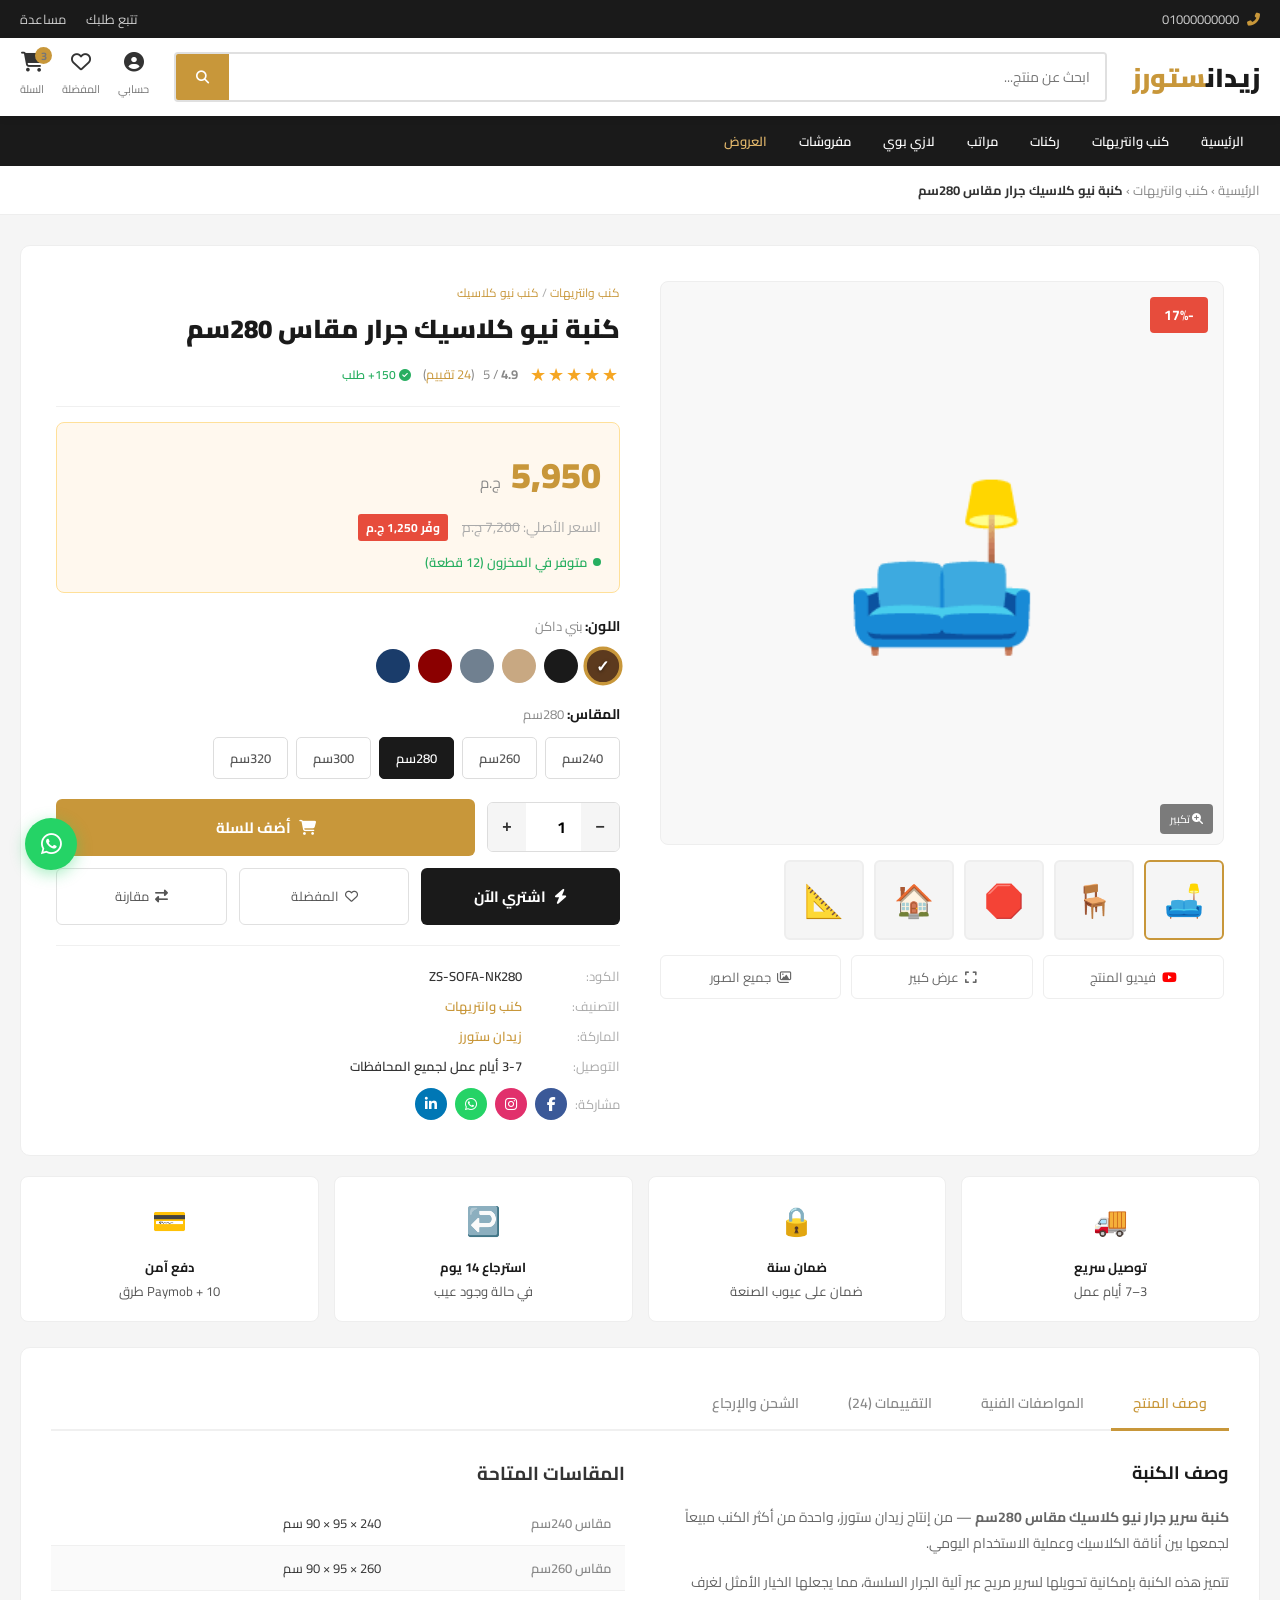
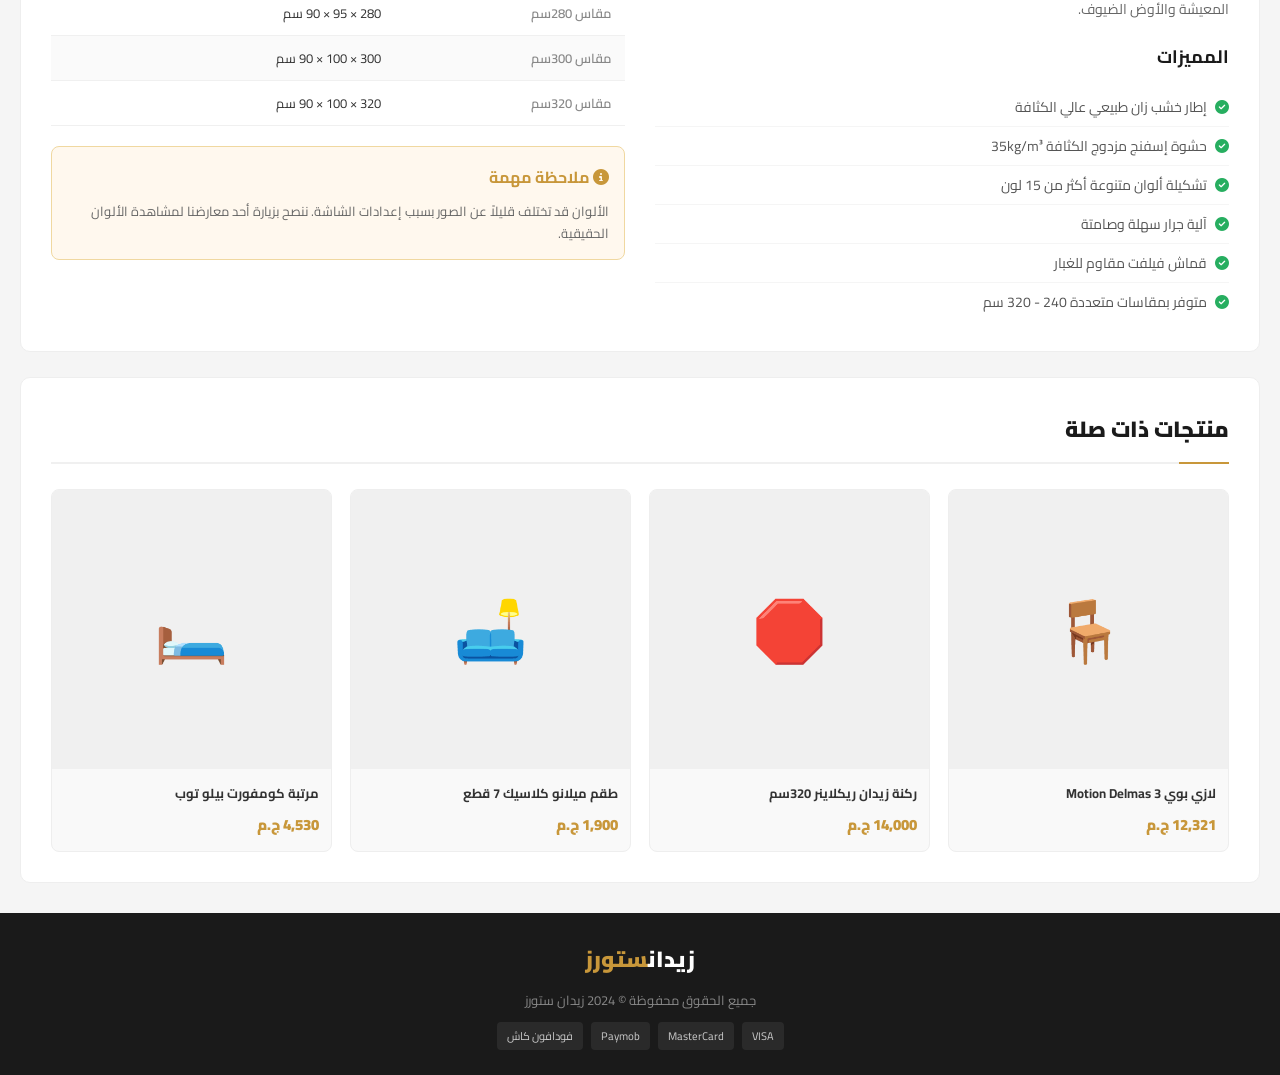
<file: product.html>
<!DOCTYPE html>
<html lang="ar" dir="rtl">
<head>
  <meta charset="UTF-8">
  <meta name="viewport" content="width=device-width, initial-scale=1.0">
  <title>كنبة نيو كلاسيك | زيدان ستورز</title>
  <link rel="preconnect" href="https://fonts.googleapis.com">
  <link href="https://fonts.googleapis.com/css2?family=Cairo:wght@300;400;600;700;900&display=swap" rel="stylesheet">
  <link rel="stylesheet" href="https://cdnjs.cloudflare.com/ajax/libs/font-awesome/6.4.0/css/all.min.css">
  <style>
    *, *::before, *::after { box-sizing: border-box; margin: 0; padding: 0; }
    body { font-family: 'Cairo', sans-serif; background: #f5f5f5; color: #333; direction: rtl; }
    a { text-decoration: none; color: inherit; }

    /* TOPBAR + HEADER + NAV (shared) */
    .top-bar { background:#1a1a1a; color:#ccc; font-size:13px; padding:7px 0; }
    .top-bar .container { max-width:1280px; margin:0 auto; padding:0 20px; display:flex; justify-content:space-between; }
    .top-bar a { color:#ccc; } .top-bar a:hover { color:#c8973a; }
    .top-bar-right { display:flex; gap:20px; }
    header { background:#fff; box-shadow:0 2px 8px rgba(0,0,0,0.08); position:sticky; top:0; z-index:1000; }
    .header-inner { max-width:1280px; margin:0 auto; padding:14px 20px; display:flex; align-items:center; gap:25px; }
    .logo h1 { font-size:26px; font-weight:900; color:#1a1a1a; } .logo span { color:#c8973a; }
    .search-bar { flex:1; }
    .search-bar form { display:flex; border:2px solid #e0e0e0; border-radius:4px; overflow:hidden; }
    .search-bar input { flex:1; padding:10px 15px; font-family:'Cairo',sans-serif; font-size:14px; border:none; outline:none; }
    .search-bar button { background:#c8973a; color:#fff; border:none; padding:10px 20px; cursor:pointer; }
    .header-actions { display:flex; gap:18px; align-items:center; }
    .header-action { text-align:center; cursor:pointer; position:relative; }
    .header-action i { font-size:20px; color:#333; display:block; }
    .header-action span { font-size:11px; color:#777; }
    .cart-badge { position:absolute; top:-5px; right:-8px; background:#c8973a; color:#fff; width:17px; height:17px; border-radius:50%; font-size:10px; font-weight:700; display:flex; align-items:center; justify-content:center; }
    nav { background:#1a1a1a; }
    .nav-inner { max-width:1280px; margin:0 auto; padding:0 20px; display:flex; }
    nav ul { list-style:none; display:flex; }
    nav ul li a { display:block; padding:13px 16px; color:#fff; font-size:13px; font-weight:600; transition:background 0.2s; }
    nav ul li a:hover { background:#c8973a; }
    .breadcrumb { background:#fff; border-bottom:1px solid #eee; padding:12px 0; }
    .breadcrumb .binner { max-width:1280px; margin:0 auto; padding:0 20px; font-size:13px; color:#888; }
    .breadcrumb a { color:#888; } .breadcrumb a:hover { color:#c8973a; }

    /* PRODUCT LAYOUT */
    .product-page { max-width:1280px; margin:30px auto; padding:0 20px; }
    .product-main { display:grid; grid-template-columns:1fr 1fr; gap:40px; background:#fff; border-radius:10px; padding:35px; border:1px solid #eee; }

    /* GALLERY */
    .gallery { display:flex; flex-direction:column; gap:15px; }
    .main-image {
      background:#f8f8f8; border-radius:8px; overflow:hidden;
      position:relative; aspect-ratio:1;
      display:flex; align-items:center; justify-content:center;
      border:1px solid #eee; font-size:160px;
    }
    .badge-sale-big {
      position:absolute; top:15px; right:15px; background:#e74c3c; color:#fff;
      padding:5px 14px; border-radius:4px; font-size:14px; font-weight:700;
    }
    .zoom-hint { position:absolute; bottom:10px; right:10px; background:rgba(0,0,0,0.5); color:#fff; padding:5px 10px; border-radius:4px; font-size:11px; }
    .thumbnails { display:flex; gap:10px; }
    .thumb {
      width: 80px; height:80px; background:#f5f5f5; border:2px solid #eee;
      border-radius:6px; display:flex; align-items:center; justify-content:center;
      font-size:32px; cursor:pointer; transition:0.2s; flex-shrink:0;
    }
    .thumb.active, .thumb:hover { border-color:#c8973a; }
    .gallery-actions { display:flex; gap:10px; flex-wrap:wrap; }
    .gal-action-btn {
      flex:1; padding:9px; border:1px solid #eee; border-radius:6px;
      background:#fff; cursor:pointer; font-family:'Cairo',sans-serif;
      font-size:13px; color:#666; display:flex; align-items:center; justify-content:center; gap:6px;
      transition:0.2s;
    }
    .gal-action-btn:hover { border-color:#c8973a; color:#c8973a; }

    /* PRODUCT INFO */
    .product-info {}
    .product-cats { font-size:12px; color:#aaa; margin-bottom:8px; }
    .product-cats a { color:#c8973a; }
    .product-title { font-size:26px; font-weight:900; color:#1a1a1a; line-height:1.3; margin-bottom:12px; }
    .product-rating-row { display:flex; align-items:center; gap:12px; margin-bottom:15px; padding-bottom:15px; border-bottom:1px solid #f0f0f0; }
    .rating-stars { color:#f5a623; font-size:18px; letter-spacing:2px; }
    .rating-text { font-size:13px; color:#888; }
    .rating-text a { color:#c8973a; }

    /* PRICE BOX */
    .price-box { background:#fff8ee; border:1px solid #ffe099; border-radius:8px; padding:18px; margin-bottom:20px; }
    .price-main { display:flex; align-items:baseline; gap:10px; margin-bottom:5px; }
    .price-now { font-size:36px; font-weight:900; color:#c8973a; }
    .price-label { font-size:15px; color:#888; }
    .price-old-row { font-size:14px; color:#aaa; }
    .price-old-row s { margin-left:5px; }
    .saving-badge { background:#e74c3c; color:#fff; padding:2px 8px; border-radius:3px; font-size:12px; font-weight:700; }
    .stock-status { display:flex; align-items:center; gap:6px; margin-top:10px; font-size:13px; font-weight:600; color:#27ae60; }
    .stock-dot { width:8px; height:8px; border-radius:50%; background:#27ae60; }

    /* VARIATIONS */
    .variation-section { margin-bottom:18px; }
    .var-label { font-size:14px; font-weight:700; color:#1a1a1a; margin-bottom:10px; }
    .var-label span { color:#888; font-weight:400; font-size:13px; }

    /* Color swatches */
    .color-swatches { display:flex; gap:8px; flex-wrap:wrap; }
    .color-swatch {
      width:34px; height:34px; border-radius:50%; cursor:pointer;
      border:3px solid transparent; transition:0.2s;
      position:relative;
    }
    .color-swatch.active::after {
      content:'✓'; position:absolute; inset:0;
      display:flex; align-items:center; justify-content:center;
      color:#fff; font-size:14px; font-weight:700;
      text-shadow:0 1px 3px rgba(0,0,0,0.5);
    }
    .color-swatch.active { border-color:#c8973a; transform:scale(1.15); }
    .color-swatch:hover { transform:scale(1.1); }

    /* Size buttons */
    .size-btns { display:flex; gap:8px; flex-wrap:wrap; }
    .size-btn {
      padding:8px 16px; border:1.5px solid #ddd; border-radius:5px;
      font-family:'Cairo',sans-serif; font-size:13px; font-weight:600;
      cursor:pointer; background:#fff; color:#555; transition:0.2s;
    }
    .size-btn.active { background:#1a1a1a; color:#fff; border-color:#1a1a1a; }
    .size-btn:hover:not(.active) { border-color:#c8973a; color:#c8973a; }
    .size-btn.disabled { opacity:0.4; cursor:not-allowed; text-decoration:line-through; }

    /* QTY + CART */
    .add-to-cart-row { display:flex; gap:12px; align-items:center; margin-top:20px; }
    .qty-box { display:flex; align-items:center; border:1.5px solid #ddd; border-radius:6px; overflow:hidden; background:#fff; }
    .qty-btn { width:38px; height:48px; background:#f5f5f5; border:none; cursor:pointer; font-size:16px; font-weight:700; color:#333; transition:0.2s; }
    .qty-btn:hover { background:#c8973a; color:#fff; }
    .qty-input { width:55px; height:48px; text-align:center; border:none; outline:none; font-family:'Cairo',sans-serif; font-size:16px; font-weight:700; }
    .btn-cart {
      flex:1; background:#c8973a; color:#fff; border:none; border-radius:6px;
      padding:14px 25px; font-family:'Cairo',sans-serif; font-size:15px; font-weight:700;
      cursor:pointer; display:flex; align-items:center; justify-content:center;
      gap:8px; transition:0.2s;
    }
    .btn-cart:hover { background:#b8862a; }
    .btn-buyNow {
      flex:1; background:#1a1a1a; color:#fff; border:none; border-radius:6px;
      padding:14px 25px; font-family:'Cairo',sans-serif; font-size:15px; font-weight:700;
      cursor:pointer; display:flex; align-items:center; justify-content:center;
      gap:8px; transition:0.2s;
    }
    .btn-buyNow:hover { background:#333; }
    .secondary-actions { display:flex; gap:12px; margin-top:12px; }
    .sec-btn { flex:1; padding:10px; border:1.5px solid #e0e0e0; border-radius:6px; background:#fff; cursor:pointer; font-family:'Cairo',sans-serif; font-size:13px; color:#555; display:flex; align-items:center; justify-content:center; gap:6px; transition:0.2s; }
    .sec-btn:hover { border-color:#c8973a; color:#c8973a; }



    /* META */
    .product-meta { margin-top:20px; padding-top:18px; border-top:1px solid #f0f0f0; }
    .meta-row { display:flex; gap:8px; font-size:13px; margin-bottom:6px; }
    .meta-label { color:#aaa; min-width:90px; }
    .meta-value { color:#333; font-weight:600; }
    .meta-value a { color:#c8973a; }
    .share-row { display:flex; gap:8px; align-items:center; margin-top:10px; }
    .share-icon { width:32px; height:32px; border-radius:50%; display:flex; align-items:center; justify-content:center; font-size:14px; color:#fff; cursor:pointer; }

    /* TABS */
    .product-tabs-section { background:#fff; border-radius:10px; padding:30px; border:1px solid #eee; margin-top:25px; }
    .tabs-nav { display:flex; border-bottom:2px solid #f0f0f0; margin-bottom:25px; gap:5px; }
    .tab-btn { padding:12px 22px; background:none; border:none; font-family:'Cairo',sans-serif; font-size:14px; font-weight:600; cursor:pointer; color:#888; border-bottom:3px solid transparent; margin-bottom:-2px; transition:0.2s; }
    .tab-btn.active { color:#c8973a; border-bottom-color:#c8973a; }
    .tab-content { display:none; }
    .tab-content.active { display:block; }

    /* Description */
    .desc-grid { display:grid; grid-template-columns:1fr 1fr; gap:30px; }
    .desc-text h3 { font-size:18px; font-weight:700; color:#1a1a1a; margin-bottom:15px; }
    .desc-text p { font-size:14px; color:#666; line-height:1.9; margin-bottom:12px; }
    .specs-table { width:100%; border-collapse:collapse; }
    .specs-table tr:nth-child(even) { background:#fafafa; }
    .specs-table td { padding:10px 14px; font-size:13px; border-bottom:1px solid #f0f0f0; }
    .specs-table td:first-child { color:#888; font-weight:600; width:40%; }
    .specs-table td:last-child { color:#333; }

    /* Reviews */
    .reviews-summary { display:grid; grid-template-columns:auto 1fr; gap:30px; margin-bottom:30px; padding-bottom:25px; border-bottom:1px solid #f0f0f0; }
    .rating-big { text-align:center; background:#f9f4ec; border-radius:10px; padding:25px 40px; }
    .rating-number { font-size:60px; font-weight:900; color:#c8973a; line-height:1; }
    .rating-stars-big { font-size:24px; color:#f5a623; letter-spacing:3px; }
    .rating-count { font-size:13px; color:#aaa; margin-top:5px; }
    .rating-bars { flex:1; }
    .bar-row { display:flex; align-items:center; gap:10px; margin-bottom:8px; }
    .bar-label { width:25px; font-size:13px; font-weight:600; text-align:left; }
    .bar-track { flex:1; background:#f0f0f0; border-radius:3px; height:8px; overflow:hidden; }
    .bar-fill { height:100%; background:#c8973a; border-radius:3px; }
    .bar-count { width:30px; font-size:12px; color:#aaa; text-align:left; }
    .review-card { border-bottom:1px solid #f5f5f5; padding:20px 0; }
    .review-header { display:flex; justify-content:space-between; align-items:flex-start; margin-bottom:10px; }
    .reviewer-info { display:flex; gap:12px; align-items:center; }
    .reviewer-avatar { width:42px; height:42px; border-radius:50%; background:#c8973a; display:flex; align-items:center; justify-content:center; color:#fff; font-weight:700; font-size:16px; }
    .reviewer-name { font-size:14px; font-weight:700; }
    .reviewer-date { font-size:12px; color:#aaa; }
    .review-text { font-size:14px; color:#555; line-height:1.8; }
    .verified-badge { background:#e8f8e8; color:#27ae60; padding:3px 10px; border-radius:12px; font-size:11px; font-weight:600; }
    .write-review-btn { background:#1a1a1a; color:#fff; border:none; border-radius:6px; padding:11px 25px; font-family:'Cairo',sans-serif; font-size:14px; font-weight:600; cursor:pointer; margin-top:20px; }
    .write-review-btn:hover { background:#c8973a; }

    /* RELATED */
    .related-section { margin-top:25px; background:#fff; border-radius:10px; padding:30px; border:1px solid #eee; }
    .section-title-sm { font-size:22px; font-weight:900; color:#1a1a1a; padding-bottom:12px; border-bottom:2px solid #f0f0f0; margin-bottom:25px; position:relative; }
    .section-title-sm::after { content:''; position:absolute; bottom:-2px; right:0; width:50px; height:2px; background:#c8973a; }
    .related-grid { display:grid; grid-template-columns:repeat(4,1fr); gap:18px; }
    .rel-card { background:#f9f9f9; border-radius:8px; overflow:hidden; border:1px solid #eee; transition:box-shadow 0.2s; }
    .rel-card:hover { box-shadow:0 5px 15px rgba(0,0,0,0.08); }
    .rel-img { aspect-ratio:1; display:flex; align-items:center; justify-content:center; font-size:60px; background:#f0f0f0; }
    .rel-info { padding:12px; }
    .rel-name { font-size:13px; font-weight:700; color:#333; margin-bottom:5px; }
    .rel-price { font-size:15px; font-weight:900; color:#c8973a; }

    /* FOOTER */
    footer { background:#1a1a1a; color:#888; padding:25px 0; margin-top:25px; }
    .footer-bottom { max-width:1280px; margin:0 auto; padding:0 20px; text-align:center; font-size:13px; }
    .footer-logo-f { font-size:22px; font-weight:900; color:#fff; margin-bottom:8px; }
    .footer-logo-f span { color:#c8973a; }
    .payment-icons { display:flex; gap:8px; justify-content:center; margin-top:10px; flex-wrap:wrap; }
    .payment-icon { background:#2a2a2a; border-radius:4px; padding:4px 10px; font-size:11px; color:#ccc; }

    /* WHATSAPP */
    .whatsapp-float { position:fixed; bottom:30px; left:25px; background:#25d366; color:#fff; width:52px; height:52px; border-radius:50%; display:flex; align-items:center; justify-content:center; font-size:24px; box-shadow:0 4px 15px rgba(37,211,102,0.4); z-index:999; }

    /* STICKY ADD TO CART BAR */
    .sticky-cart { position:fixed; bottom:0; left:0; right:0; background:#fff; border-top:1px solid #eee; padding:12px 20px; display:none; align-items:center; justify-content:center; gap:20px; z-index:900; box-shadow:0 -3px 15px rgba(0,0,0,0.1); }
    .sticky-cart.show { display:flex; }
    .sticky-product-name { font-size:14px; font-weight:700; }
    .sticky-price { font-size:20px; font-weight:900; color:#c8973a; }
    .sticky-btn { background:#c8973a; color:#fff; border:none; border-radius:6px; padding:12px 30px; font-family:'Cairo',sans-serif; font-size:15px; font-weight:700; cursor:pointer; }

    @media (max-width:900px) {
      .product-main { grid-template-columns:1fr; }
      .desc-grid { grid-template-columns:1fr; }
      .related-grid { grid-template-columns:repeat(2,1fr); }
    }
  </style>
</head>
<body>

<!-- TOP BAR -->
<div class="top-bar">
  <div class="container">
    <div><i class="fas fa-phone-alt" style="color:#c8973a;margin-left:5px;"></i> 01000000000</div>
    <div class="top-bar-right">
      <a href="#">تتبع طلبك</a>
      <a href="#">مساعدة</a>
    </div>
  </div>
</div>

<!-- HEADER -->
<header>
  <div class="header-inner">
    <div class="logo"><a href="index.html"><h1>زيدان<span>ستورز</span></h1></a></div>
    <div class="search-bar">
      <form><input type="text" placeholder="ابحث عن منتج..."><button><i class="fas fa-search"></i></button></form>
    </div>
    <div class="header-actions">
      <div class="header-action"><i class="fas fa-user-circle"></i><span>حسابي</span></div>
      <div class="header-action"><i class="far fa-heart"></i><span>المفضلة</span></div>
      <div class="header-action">
        <i class="fas fa-shopping-cart"></i><span>السلة</span>
        <span class="cart-badge" id="cartCount">3</span>
      </div>
    </div>
  </div>
</header>

<!-- NAV -->
<nav>
  <div class="nav-inner">
    <ul>
      <li><a href="index.html">الرئيسية</a></li>
      <li><a href="shop.html">كنب وانتريهات</a></li>
      <li><a href="shop.html">ركنات</a></li>
      <li><a href="shop.html">مراتب</a></li>
      <li><a href="shop.html">لازي بوي</a></li>
      <li><a href="shop.html">مفروشات</a></li>
      <li><a href="shop.html" style="color:#e2b76b;">العروض</a></li>
    </ul>
  </div>
</nav>

<!-- BREADCRUMB -->
<div class="breadcrumb">
  <div class="binner">
    <a href="index.html">الرئيسية</a> ›
    <a href="shop.html">كنب وانتريهات</a> ›
    <strong style="color:#333;">كنبة نيو كلاسيك جرار مقاس 280سم</strong>
  </div>
</div>

<!-- PRODUCT PAGE -->
<div class="product-page">

  <!-- MAIN -->
  <div class="product-main">

    <!-- GALLERY -->
    <div class="gallery">
      <div class="main-image" id="mainImg">
        <span id="mainEmoji">🛋️</span>
        <span class="badge-sale-big">-17%</span>
        <span class="zoom-hint"><i class="fas fa-search-plus"></i> تكبير</span>
      </div>
      <div class="thumbnails">
        <div class="thumb active" onclick="changeImg('🛋️', this)">🛋️</div>
        <div class="thumb" onclick="changeImg('🪑', this)">🪑</div>
        <div class="thumb" onclick="changeImg('🛑', this)">🛑</div>
        <div class="thumb" onclick="changeImg('🏠', this)">🏠</div>
        <div class="thumb" onclick="changeImg('📐', this)">📐</div>
      </div>
      <div class="gallery-actions">
        <button class="gal-action-btn"><i class="fab fa-youtube" style="color:red;"></i> فيديو المنتج</button>
        <button class="gal-action-btn"><i class="fas fa-expand" style="color:#666;"></i> عرض كبير</button>
        <button class="gal-action-btn"><i class="far fa-images" style="color:#666;"></i> جميع الصور</button>
      </div>
    </div>

    <!-- INFO -->
    <div class="product-info">
      <div class="product-cats">
        <a href="shop.html">كنب وانتريهات</a> /
        <a href="shop.html">كنب نيو كلاسيك</a>
      </div>
      <h1 class="product-title">كنبة نيو كلاسيك جرار مقاس 280سم</h1>
      <div class="product-rating-row">
        <span class="rating-stars">★★★★★</span>
        <span class="rating-text">
          <strong>4.9</strong> / 5 &nbsp;
          (<a href="#reviews">24 تقييم</a>)
        </span>
        <span style="font-size:12px;color:#27ae60;font-weight:600;"><i class="fas fa-check-circle"></i> 150+ طلب</span>
      </div>

      <!-- PRICE BOX -->
      <div class="price-box">
        <div class="price-main">
          <span class="price-now" id="currentPrice">5,950</span>
          <span class="price-label">ج.م</span>
        </div>
        <div class="price-old-row">
          السعر الأصلي: <s>7,200 ج.م</s>
          &nbsp; <span class="saving-badge">وفّر 1,250 ج.م</span>
        </div>
        <div class="stock-status">
          <div class="stock-dot"></div>
          متوفر في المخزون (12 قطعة)
        </div>
      </div>

      <!-- COLOR VARIATION -->
      <div class="variation-section">
        <div class="var-label">اللون: <span id="selectedColor">بني داكن</span></div>
        <div class="color-swatches">
          <div class="color-swatch active" style="background:#5c3a1e;" title="بني داكن" onclick="selectColor(this,'بني داكن')"></div>
          <div class="color-swatch" style="background:#1a1a1a;" title="أسود" onclick="selectColor(this,'أسود')"></div>
          <div class="color-swatch" style="background:#c8a882;" title="بيج فاتح" onclick="selectColor(this,'بيج فاتح')"></div>
          <div class="color-swatch" style="background:#708090;" title="رمادي" onclick="selectColor(this,'رمادي')"></div>
          <div class="color-swatch" style="background:#8B0000;" title="بردو" onclick="selectColor(this,'بردو')"></div>
          <div class="color-swatch" style="background:#1a3c6a;" title="كحلي" onclick="selectColor(this,'كحلي')"></div>
        </div>
      </div>

      <!-- SIZE VARIATION -->
      <div class="variation-section">
        <div class="var-label">المقاس: <span id="selectedSize">280سم</span></div>
        <div class="size-btns">
          <button class="size-btn" onclick="selectSize(this,'240سم','4,800')">240سم</button>
          <button class="size-btn" onclick="selectSize(this,'260سم','5,400')">260سم</button>
          <button class="size-btn active" onclick="selectSize(this,'280سم','5,950')">280سم</button>
          <button class="size-btn" onclick="selectSize(this,'300سم','6,500')">300سم</button>
          <button class="size-btn" onclick="selectSize(this,'320سم','7,200')">320سم</button>
        </div>
      </div>

      <!-- QTY + CART -->
      <div class="add-to-cart-row">
        <div class="qty-box">
          <button class="qty-btn" onclick="changeQty(-1)">−</button>
          <input class="qty-input" type="number" value="1" min="1" id="qtyInput">
          <button class="qty-btn" onclick="changeQty(1)">+</button>
        </div>
        <button class="btn-cart" onclick="addToCart()">
          <i class="fas fa-shopping-cart"></i> أضف للسلة
        </button>
      </div>
      <div class="secondary-actions">
        <button class="btn-buyNow"><i class="fas fa-bolt"></i> اشتري الآن</button>
        <button class="sec-btn"><i class="far fa-heart"></i> المفضلة</button>
        <button class="sec-btn"><i class="fas fa-exchange-alt"></i> مقارنة</button>
      </div>



      <!-- META -->
      <div class="product-meta">
        <div class="meta-row"><span class="meta-label">الكود:</span><span class="meta-value">ZS-SOFA-NK280</span></div>
        <div class="meta-row"><span class="meta-label">التصنيف:</span><span class="meta-value"><a href="shop.html">كنب وانتريهات</a></span></div>
        <div class="meta-row"><span class="meta-label">الماركة:</span><span class="meta-value"><a href="#">زيدان ستورز</a></span></div>
        <div class="meta-row"><span class="meta-label">التوصيل:</span><span class="meta-value">3-7 أيام عمل لجميع المحافظات</span></div>
        <div class="share-row">
          <span style="font-size:13px;color:#aaa;">مشاركة:</span>
          <div class="share-icon" style="background:#3b5998;"><i class="fab fa-facebook-f"></i></div>
          <div class="share-icon" style="background:#e1306c;"><i class="fab fa-instagram"></i></div>
          <div class="share-icon" style="background:#25d366;"><i class="fab fa-whatsapp"></i></div>
          <div class="share-icon" style="background:#0077b5;"><i class="fab fa-linkedin-in"></i></div>
        </div>
      </div>
    </div>
  </div>

  <!-- FEATURES ICONS -->
  <div style="display:grid;grid-template-columns:repeat(4,1fr);gap:15px;margin-top:20px;">
    <div style="background:#fff;border:1px solid #eee;border-radius:8px;padding:18px;text-align:center;font-size:13px;color:#555;">
      <div style="font-size:28px;margin-bottom:8px;">🚚</div>
      <strong style="display:block;color:#1a1a1a;">توصيل سريع</strong>
      3–7 أيام عمل
    </div>
    <div style="background:#fff;border:1px solid #eee;border-radius:8px;padding:18px;text-align:center;font-size:13px;color:#555;">
      <div style="font-size:28px;margin-bottom:8px;">🔒</div>
      <strong style="display:block;color:#1a1a1a;">ضمان سنة</strong>
      ضمان على عيوب الصنعة
    </div>
    <div style="background:#fff;border:1px solid #eee;border-radius:8px;padding:18px;text-align:center;font-size:13px;color:#555;">
      <div style="font-size:28px;margin-bottom:8px;">↩️</div>
      <strong style="display:block;color:#1a1a1a;">استرجاع 14 يوم</strong>
      في حالة وجود عيب
    </div>
    <div style="background:#fff;border:1px solid #eee;border-radius:8px;padding:18px;text-align:center;font-size:13px;color:#555;">
      <div style="font-size:28px;margin-bottom:8px;">💳</div>
      <strong style="display:block;color:#1a1a1a;">دفع آمن</strong>
      Paymob + 10 طرق
    </div>
  </div>

  <!-- TABS -->
  <div class="product-tabs-section">
    <div class="tabs-nav">
      <button class="tab-btn active" onclick="switchTab('desc', this)">وصف المنتج</button>
      <button class="tab-btn" onclick="switchTab('specs', this)">المواصفات الفنية</button>
      <button class="tab-btn" onclick="switchTab('reviews', this)">التقييمات (24)</button>
      <button class="tab-btn" onclick="switchTab('shipping', this)">الشحن والإرجاع</button>
    </div>

    <!-- Description -->
    <div class="tab-content active" id="tab-desc">
      <div class="desc-grid">
        <div class="desc-text">
          <h3>وصف الكنبة</h3>
          <p><strong>كنبة سرير جرار نيو كلاسيك مقاس 280سم</strong> — من إنتاج زيدان ستورز، واحدة من أكثر الكنب مبيعاً لجمعها بين أناقة الكلاسيك وعملية الاستخدام اليومي.</p>
          <p>تتميز هذه الكنبة بإمكانية تحويلها لسرير مريح عبر آلية الجرار السلسة، مما يجعلها الخيار الأمثل لغرف المعيشة والأوض الضيوف.</p>
          <h3 style="margin-top:18px;">المميزات</h3>
          <ul style="list-style:none;padding:0;">
            <li style="padding:6px 0;border-bottom:1px solid #f5f5f5;font-size:14px;color:#555;display:flex;gap:8px;align-items:center;">
              <i class="fas fa-check-circle" style="color:#27ae60;"></i> إطار خشب زان طبيعي عالي الكثافة
            </li>
            <li style="padding:6px 0;border-bottom:1px solid #f5f5f5;font-size:14px;color:#555;display:flex;gap:8px;align-items:center;">
              <i class="fas fa-check-circle" style="color:#27ae60;"></i> حشوة إسفنج مزدوج الكثافة 35kg/m³
            </li>
            <li style="padding:6px 0;border-bottom:1px solid #f5f5f5;font-size:14px;color:#555;display:flex;gap:8px;align-items:center;">
              <i class="fas fa-check-circle" style="color:#27ae60;"></i> تشكيلة ألوان متنوعة أكثر من 15 لون
            </li>
            <li style="padding:6px 0;border-bottom:1px solid #f5f5f5;font-size:14px;color:#555;display:flex;gap:8px;align-items:center;">
              <i class="fas fa-check-circle" style="color:#27ae60;"></i> آلية جرار سهلة وصامتة
            </li>
            <li style="padding:6px 0;border-bottom:1px solid #f5f5f5;font-size:14px;color:#555;display:flex;gap:8px;align-items:center;">
              <i class="fas fa-check-circle" style="color:#27ae60;"></i> قماش فيلفت مقاوم للغبار
            </li>
            <li style="padding:6px 0;font-size:14px;color:#555;display:flex;gap:8px;align-items:center;">
              <i class="fas fa-check-circle" style="color:#27ae60;"></i> متوفر بمقاسات متعددة 240 - 320 سم
            </li>
          </ul>
        </div>
        <div>
          <h3>المقاسات المتاحة</h3>
          <div style="overflow-x:auto;">
            <table class="specs-table" style="margin-top:10px;">
              <tr><td>مقاس 240سم</td><td>240 × 95 × 90 سم</td></tr>
              <tr><td>مقاس 260سم</td><td>260 × 95 × 90 سم</td></tr>
              <tr><td>مقاس 280سم</td><td>280 × 95 × 90 سم</td></tr>
              <tr><td>مقاس 300سم</td><td>300 × 100 × 90 سم</td></tr>
              <tr><td>مقاس 320سم</td><td>320 × 100 × 90 سم</td></tr>
            </table>
          </div>
          <div style="background:#fff8ee;border:1px solid #f0d8a0;border-radius:8px;padding:15px;margin-top:20px;">
            <strong style="display:block;color:#c8973a;margin-bottom:8px;"><i class="fas fa-info-circle"></i> ملاحظة مهمة</strong>
            <p style="font-size:13px;color:#666;line-height:1.7;">الألوان قد تختلف قليلاً عن الصور بسبب إعدادات الشاشة. ننصح بزيارة أحد معارضنا لمشاهدة الألوان الحقيقية.</p>
          </div>
        </div>
      </div>
    </div>

    <!-- Specs -->
    <div class="tab-content" id="tab-specs">
      <table class="specs-table">
        <tr><td>الماركة</td><td>زيدان ستورز</td></tr>
        <tr><td>المقاس المحدد</td><td>280 × 95 × 90 سم</td></tr>
        <tr><td>الوزن</td><td>65 كيلوجرام</td></tr>
        <tr><td>الخامة الخارجية</td><td>فيلفت مصري عالي الجودة</td></tr>
        <tr><td>الإطار</td><td>خشب زان طبيعي مستورد</td></tr>
        <tr><td>الحشوة</td><td>إسفنج مزدوج 35kg/m³</td></tr>
        <tr><td>نوع الأرجل</td><td>خشب أو معدن (حسب اللون)</td></tr>
        <tr><td>آلية الجرار</td><td>سهلة الاستخدام - لا صوت</td></tr>
        <tr><td>مقاس السرير عند الفتح</td><td>280 × 160 سم</td></tr>
        <tr><td>الألوان المتاحة</td><td>أسود، بني، بيج، رمادي، بردو، كحلي، + 9 ألوان أخرى</td></tr>
        <tr><td>ضمان</td><td>سنة على عيوب الصنعة</td></tr>
        <tr><td>بلد المنشأ</td><td>جمهورية مصر العربية</td></tr>
      </table>
    </div>

    <!-- Reviews -->
    <div class="tab-content" id="tab-reviews">
      <div class="reviews-summary">
        <div class="rating-big">
          <div class="rating-number">4.9</div>
          <div class="rating-stars-big">★★★★★</div>
          <div class="rating-count">من 24 تقييم</div>
        </div>
        <div class="rating-bars">
          <div class="bar-row"><span class="bar-label">5 ★</span><div class="bar-track"><div class="bar-fill" style="width:85%"></div></div><span class="bar-count">20</span></div>
          <div class="bar-row"><span class="bar-label">4 ★</span><div class="bar-track"><div class="bar-fill" style="width:12%"></div></div><span class="bar-count">3</span></div>
          <div class="bar-row"><span class="bar-label">3 ★</span><div class="bar-track"><div class="bar-fill" style="width:4%"></div></div><span class="bar-count">1</span></div>
          <div class="bar-row"><span class="bar-label">2 ★</span><div class="bar-track"><div class="bar-fill" style="width:0%"></div></div><span class="bar-count">0</span></div>
          <div class="bar-row"><span class="bar-label">1 ★</span><div class="bar-track"><div class="bar-fill" style="width:0%"></div></div><span class="bar-count">0</span></div>
        </div>
      </div>

      <div class="review-card">
        <div class="review-header">
          <div class="reviewer-info">
            <div class="reviewer-avatar">أ</div>
            <div>
              <div class="reviewer-name">أحمد محمود</div>
              <div class="reviewer-date">15 يناير 2024</div>
            </div>
          </div>
          <div>
            <span style="color:#f5a623;">★★★★★</span>
            <span class="verified-badge">شراء موثق</span>
          </div>
        </div>
        <p class="review-text">الكنبة جميلة جداً وجودتها عالية. الإطار متين وآلية الجرار سلسة ومريحة. التوصيل كان في الوقت المحدد والفريق كان محترف في التركيب. موصي بيها بشدة!</p>
      </div>

      <div class="review-card">
        <div class="review-header">
          <div class="reviewer-info">
            <div class="reviewer-avatar" style="background:#27ae60;">م</div>
            <div>
              <div class="reviewer-name">منة عبدالرحمن</div>
              <div class="reviewer-date">3 فبراير 2024</div>
            </div>
          </div>
          <div>
            <span style="color:#f5a623;">★★★★★</span>
            <span class="verified-badge">شراء موثق</span>
          </div>
        </div>
        <p class="review-text">أخذت اللون البيج وهو تحفة. الحشوة مريحة جداً والإسفنج عالي الكثافة. الأطفال بيحبوا ينوموا عليها أكتر من السرير 😂 شكراً زيدان ستورز!</p>
      </div>

      <div class="review-card">
        <div class="review-header">
          <div class="reviewer-info">
            <div class="reviewer-avatar" style="background:#3498db;">ك</div>
            <div>
              <div class="reviewer-name">كريم سليمان</div>
              <div class="reviewer-date">20 فبراير 2024</div>
            </div>
          </div>
          <div>
            <span style="color:#f5a623;">★★★★☆</span>
            <span class="verified-badge">شراء موثق</span>
          </div>
        </div>
        <p class="review-text">المنتج كويس جداً ويستاهل تمنه. بس التوصيل تأخر يومين عن الموعد. هستناهم يتواصلوا معايا لما عندهم أي منتج تاني.</p>
      </div>

      <button class="write-review-btn"><i class="fas fa-pen"></i> اكتب تقييمك</button>
    </div>

    <!-- Shipping -->
    <div class="tab-content" id="tab-shipping">
      <div style="display:grid;grid-template-columns:1fr 1fr;gap:25px;">
        <div>
          <h3 style="font-size:18px;font-weight:700;color:#1a1a1a;margin-bottom:15px;">🚚 الشحن والتوصيل</h3>
          <ul style="list-style:none;font-size:14px;color:#555;line-height:2;">
            <li><i class="fas fa-check" style="color:#27ae60;margin-left:8px;"></i> توصيل لجميع محافظات مصر</li>
            <li><i class="fas fa-check" style="color:#27ae60;margin-left:8px;"></i> مدة التوصيل: 3–7 أيام عمل</li>
            <li><i class="fas fa-check" style="color:#27ae60;margin-left:8px;"></i> القاهرة وضواحيها: 2–4 أيام</li>
            <li><i class="fas fa-check" style="color:#27ae60;margin-left:8px;"></i> الشحن المجاني للطلبات فوق 3,000 ج.م</li>
            <li><i class="fas fa-check" style="color:#27ae60;margin-left:8px;"></i> التركيب داخل المنزل شامل</li>
          </ul>
        </div>
        <div>
          <h3 style="font-size:18px;font-weight:700;color:#1a1a1a;margin-bottom:15px;">↩️ سياسة الاسترجاع</h3>
          <ul style="list-style:none;font-size:14px;color:#555;line-height:2;">
            <li><i class="fas fa-check" style="color:#27ae60;margin-left:8px;"></i> استرجاع خلال 14 يوم من الاستلام</li>
            <li><i class="fas fa-check" style="color:#27ae60;margin-left:8px;"></i> في حالة وجود عيب مصنعي فقط</li>
            <li><i class="fas fa-check" style="color:#27ae60;margin-left:8px;"></i> الاستبدال بنفس المنتج أو منتج آخر</li>
            <li><i class="fas fa-times" style="color:#e74c3c;margin-left:8px;"></i> لا يقبل الاسترجاع بعد الاستخدام</li>
            <li><i class="fas fa-check" style="color:#27ae60;margin-left:8px;"></i> استرداد كامل في خلال 7 أيام</li>
          </ul>
        </div>
      </div>
    </div>
  </div>

  <!-- RELATED PRODUCTS -->
  <div class="related-section">
    <div class="section-title-sm">منتجات ذات صلة</div>
    <div class="related-grid">
      <a href="product.html" class="rel-card">
        <div class="rel-img">🪑</div>
        <div class="rel-info">
          <div class="rel-name">لازي بوي 3 Motion Delmas</div>
          <div class="rel-price">12,321 ج.م</div>
        </div>
      </a>
      <a href="product.html" class="rel-card">
        <div class="rel-img">🛑</div>
        <div class="rel-info">
          <div class="rel-name">ركنة زيدان ريكلاينر 320سم</div>
          <div class="rel-price">14,000 ج.م</div>
        </div>
      </a>
      <a href="product.html" class="rel-card">
        <div class="rel-img">🛋️</div>
        <div class="rel-info">
          <div class="rel-name">طقم ميلانو كلاسيك 7 قطع</div>
          <div class="rel-price">1,900 ج.م</div>
        </div>
      </a>
      <a href="product.html" class="rel-card">
        <div class="rel-img">🛏️</div>
        <div class="rel-info">
          <div class="rel-name">مرتبة كومفورت بيلو توب</div>
          <div class="rel-price">4,530 ج.م</div>
        </div>
      </a>
    </div>
  </div>

</div><!-- /product-page -->

<!-- FOOTER -->
<footer>
  <div class="footer-bottom">
    <div class="footer-logo-f">زيدان<span>ستورز</span></div>
    <p>جميع الحقوق محفوظة © 2024 زيدان ستورز</p>
    <div class="payment-icons">
      <span class="payment-icon">VISA</span>
      <span class="payment-icon">MasterCard</span>
      <span class="payment-icon">Paymob</span>
      <span class="payment-icon">فودافون كاش</span>

    </div>
  </div>
</footer>

<!-- STICKY BAR -->
<div class="sticky-cart" id="stickyCart">
  <span class="sticky-product-name">كنبة نيو كلاسيك 280سم</span>
  <span class="sticky-price">5,950 ج.م</span>
  <button class="sticky-btn" onclick="addToCart()"><i class="fas fa-shopping-cart"></i> أضف للسلة</button>
</div>

<a href="https://wa.me/201000000000" class="whatsapp-float"><i class="fab fa-whatsapp"></i></a>

<script>
  // Gallery
  function changeImg(emoji, el) {
    document.getElementById('mainEmoji').textContent = emoji;
    document.querySelectorAll('.thumb').forEach(t => t.classList.remove('active'));
    el.classList.add('active');
  }

  // Tabs
  function switchTab(id, btn) {
    document.querySelectorAll('.tab-content').forEach(t => t.classList.remove('active'));
    document.querySelectorAll('.tab-btn').forEach(b => b.classList.remove('active'));
    document.getElementById('tab-' + id).classList.add('active');
    btn.classList.add('active');
  }

  // Color
  function selectColor(el, name) {
    document.querySelectorAll('.color-swatch').forEach(s => s.classList.remove('active'));
    el.classList.add('active');
    document.getElementById('selectedColor').textContent = name;
  }

  // Size
  function selectSize(el, name, price) {
    document.querySelectorAll('.size-btn').forEach(s => s.classList.remove('active'));
    el.classList.add('active');
    document.getElementById('selectedSize').textContent = name;
    document.getElementById('currentPrice').textContent = price;
  }

  // Qty
  function changeQty(delta) {
    const input = document.getElementById('qtyInput');
    const val = parseInt(input.value) + delta;
    if (val >= 1) input.value = val;
  }

  // Add to cart
  let cartCount = 3;
  function addToCart() {
    cartCount++;
    document.getElementById('cartCount').textContent = cartCount;
    const btn = document.querySelector('.btn-cart');
    const origHtml = btn.innerHTML;
    btn.innerHTML = '<i class="fas fa-check"></i> تمت الإضافة!';
    btn.style.background = '#27ae60';
    setTimeout(() => {
      btn.innerHTML = origHtml;
      btn.style.background = '';
    }, 2000);
  }

  // Sticky bar on scroll
  window.addEventListener('scroll', () => {
    const sticky = document.getElementById('stickyCart');
    if (window.scrollY > 700) sticky.classList.add('show');
    else sticky.classList.remove('show');
  });
</script>
</body>
</html>
</file>
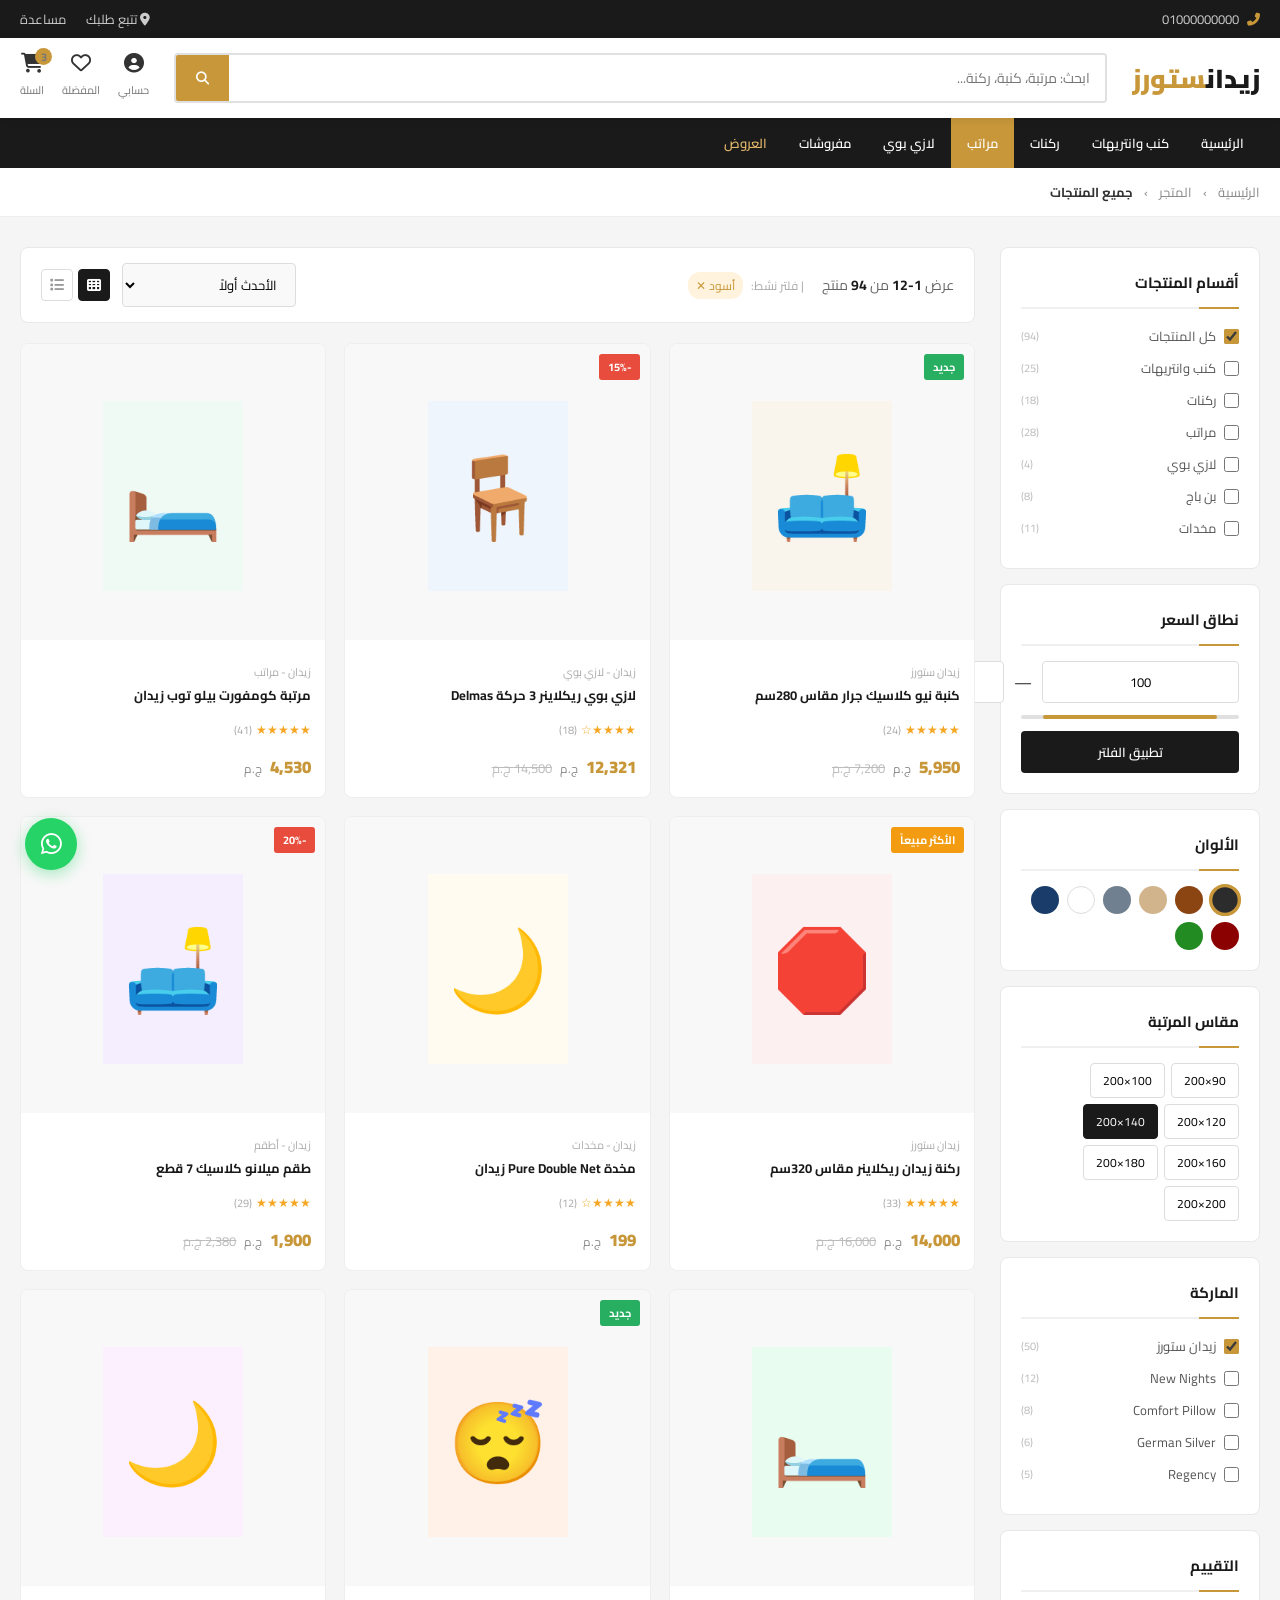
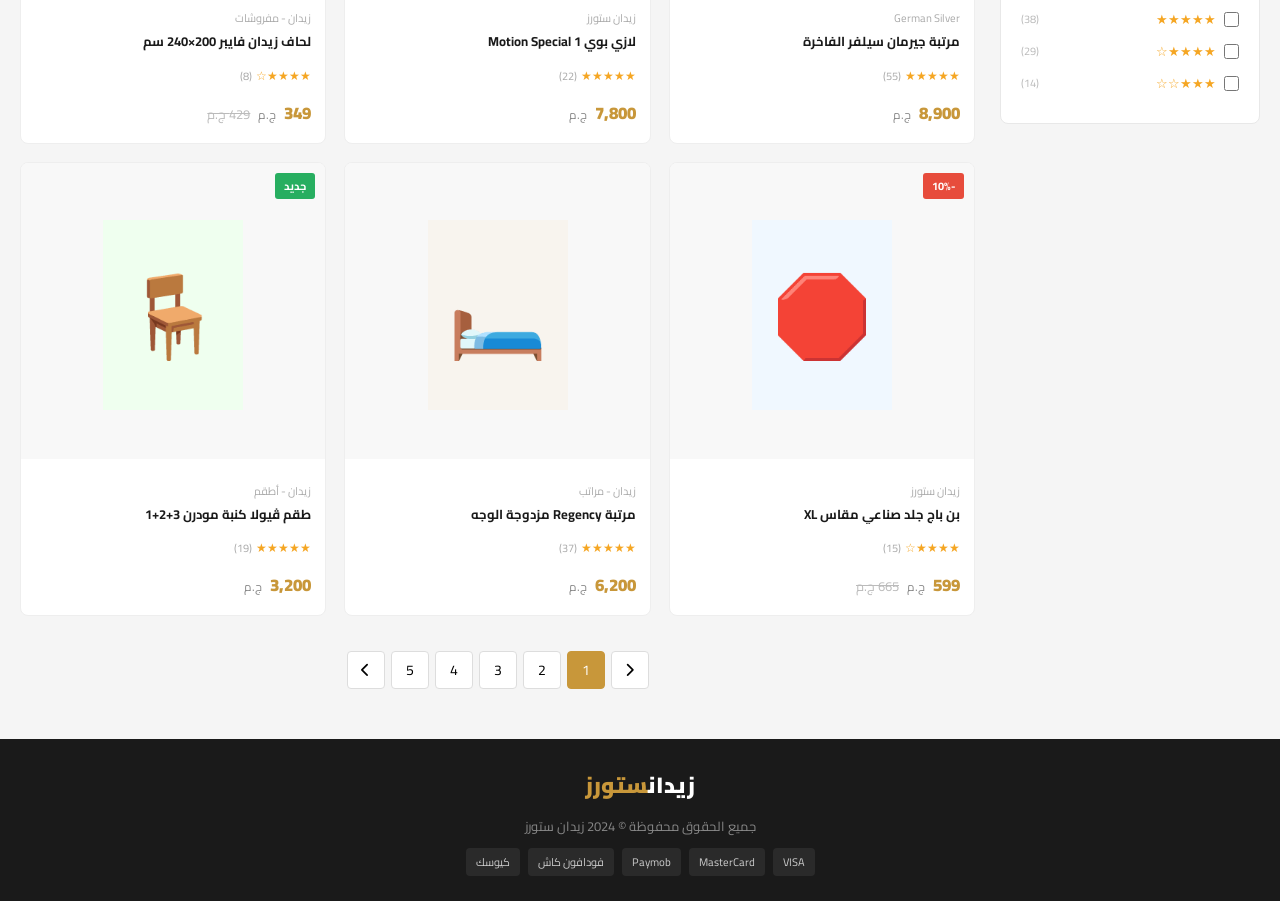
<file: shop.html>
<!DOCTYPE html>
<html lang="ar" dir="rtl">
<head>
  <meta charset="UTF-8">
  <meta name="viewport" content="width=device-width, initial-scale=1.0">
  <title>المتجر | زيدان ستورز</title>
  <link rel="preconnect" href="https://fonts.googleapis.com">
  <link href="https://fonts.googleapis.com/css2?family=Cairo:wght@300;400;600;700;900&display=swap" rel="stylesheet">
  <link rel="stylesheet" href="https://cdnjs.cloudflare.com/ajax/libs/font-awesome/6.4.0/css/all.min.css">
  <style>
    *, *::before, *::after { box-sizing: border-box; margin: 0; padding: 0; }
    body { font-family: 'Cairo', sans-serif; background: #f5f5f5; color: #333; direction: rtl; }
    a { text-decoration: none; color: inherit; }

    /* TOPBAR */
    .top-bar { background:#1a1a1a; color:#ccc; font-size:13px; padding:7px 0; }
    .top-bar .container { max-width:1280px; margin:0 auto; padding:0 20px; display:flex; justify-content:space-between; align-items:center; }
    .top-bar a { color:#ccc; }
    .top-bar a:hover { color:#c8973a; }
    .top-bar-right { display:flex; gap:20px; }

    /* HEADER */
    header { background:#fff; box-shadow:0 2px 8px rgba(0,0,0,0.08); position:sticky; top:0; z-index:1000; }
    .header-inner { max-width:1280px; margin:0 auto; padding:15px 20px; display:flex; align-items:center; gap:25px; }
    .logo h1 { font-size:26px; font-weight:900; color:#1a1a1a; }
    .logo span { color:#c8973a; }
    .search-bar { flex:1; }
    .search-bar form { display:flex; border:2px solid #e0e0e0; border-radius:4px; overflow:hidden; }
    .search-bar input { flex:1; padding:10px 15px; font-family:'Cairo',sans-serif; font-size:14px; border:none; outline:none; }
    .search-bar button { background:#c8973a; color:#fff; border:none; padding:10px 20px; cursor:pointer; }
    .header-actions { display:flex; gap:18px; align-items:center; }
    .header-action { text-align:center; cursor:pointer; position:relative; }
    .header-action i { font-size:20px; color:#333; display:block; }
    .header-action span { font-size:11px; color:#777; }
    .cart-badge { position:absolute; top:-5px; right:-8px; background:#c8973a; color:#fff; width:17px; height:17px; border-radius:50%; font-size:10px; font-weight:700; display:flex; align-items:center; justify-content:center; }

    /* NAV */
    nav { background:#1a1a1a; }
    .nav-inner { max-width:1280px; margin:0 auto; padding:0 20px; display:flex; align-items:center; }
    nav ul { list-style:none; display:flex; }
    nav ul li a { display:block; padding:13px 16px; color:#fff; font-size:13px; font-weight:600; transition:background 0.2s; }
    nav ul li a:hover, nav ul li.active a { background:#c8973a; }

    /* BREADCRUMB */
    .breadcrumb { background:#fff; border-bottom:1px solid #eee; padding:12px 0; }
    .breadcrumb .container { max-width:1280px; margin:0 auto; padding:0 20px; font-size:13px; color:#888; }
    .breadcrumb a { color:#888; }
    .breadcrumb a:hover { color:#c8973a; }
    .breadcrumb span { margin:0 8px; }

    /* LAYOUT */
    .shop-layout { max-width:1280px; margin:30px auto; padding:0 20px; display:grid; grid-template-columns:260px 1fr; gap:25px; }

    /* SIDEBAR */
    .sidebar {}
    .sidebar-widget { background:#fff; border:1px solid #e8e8e8; border-radius:8px; padding:20px; margin-bottom:15px; }
    .widget-title { font-size:15px; font-weight:700; color:#1a1a1a; margin-bottom:15px; padding-bottom:10px; border-bottom:2px solid #f0f0f0; position:relative; }
    .widget-title::after { content:''; position:absolute; bottom:-2px; right:0; width:40px; height:2px; background:#c8973a; }

    /* Price range */
    .price-range { margin-top:10px; }
    .price-inputs { display:flex; gap:10px; align-items:center; margin-bottom:12px; }
    .price-inputs input { flex:1; padding:8px; border:1px solid #ddd; border-radius:4px; font-family:'Cairo',sans-serif; font-size:13px; text-align:center; }
    .price-slider { width:100%; height:4px; background:#e0e0e0; border-radius:2px; position:relative; }
    .price-fill { position:absolute; right:10%; left:10%; height:100%; background:#c8973a; border-radius:2px; }
    .price-dot { position:absolute; top:50%; transform:translateY(-50%); width:14px; height:14px; border-radius:50%; background:#fff; border:2px solid #c8973a; cursor:pointer; box-shadow:0 1px 4px rgba(0,0,0,0.2); }
    .btn-filter { width:100%; padding:9px; background:#1a1a1a; color:#fff; border:none; border-radius:4px; font-family:'Cairo',sans-serif; font-size:13px; font-weight:600; cursor:pointer; margin-top:12px; }
    .btn-filter:hover { background:#c8973a; }

    /* Checkboxes */
    .checkbox-list { list-style:none; }
    .checkbox-list li { margin-bottom:8px; }
    .checkbox-list label { display:flex; align-items:center; gap:8px; cursor:pointer; font-size:13px; color:#555; }
    .checkbox-list input[type="checkbox"] { accent-color:#c8973a; width:15px; height:15px; }
    .checkbox-list .count { margin-right:auto; font-size:11px; color:#bbb; }

    /* Color swatches */
    .color-grid { display:flex; flex-wrap:wrap; gap:8px; }
    .color-swatch {
      width:28px; height:28px; border-radius:50%; cursor:pointer;
      border:3px solid transparent; transition:0.2s;
    }
    .color-swatch.active, .color-swatch:hover { border-color:#c8973a; transform:scale(1.15); }

    /* Size buttons */
    .size-grid { display:flex; flex-wrap:wrap; gap:6px; }
    .size-btn {
      padding:5px 12px; border:1px solid #ddd; border-radius:4px;
      font-family:'Cairo',sans-serif; font-size:12px; cursor:pointer; background:#fff;
    }
    .size-btn.active, .size-btn:hover { background:#1a1a1a; color:#fff; border-color:#1a1a1a; }

    /* MAIN CONTENT */
    .shop-header { background:#fff; padding:15px 20px; border-radius:8px; margin-bottom:20px; display:flex; align-items:center; justify-content:space-between; border:1px solid #e8e8e8; }
    .results-count { font-size:14px; color:#666; }
    .results-count strong { color:#1a1a1a; }
    .shop-controls { display:flex; gap:12px; align-items:center; }
    .select-sort { padding:8px 14px; border:1px solid #ddd; border-radius:4px; font-family:'Cairo',sans-serif; font-size:13px; background:#f9f9f9; cursor:pointer; outline:none; }
    .view-toggle { display:flex; gap:5px; }
    .view-btn { width:32px; height:32px; border:1px solid #ddd; border-radius:4px; background:#fff; cursor:pointer; font-size:14px; color:#999; display:flex; align-items:center; justify-content:center; }
    .view-btn.active { background:#1a1a1a; color:#fff; border-color:#1a1a1a; }

    /* PRODUCT GRID */
    .products-grid { display:grid; grid-template-columns:repeat(3, 1fr); gap:18px; }
    .product-card { background:#fff; border:1px solid #eee; border-radius:8px; overflow:hidden; transition:box-shadow 0.25s; position:relative; }
    .product-card:hover { box-shadow:0 8px 25px rgba(0,0,0,0.1); }
    .product-img { position:relative; aspect-ratio:1; display:flex; align-items:center; justify-content:center; overflow:hidden; background:#f8f8f8; }
    .product-img .emoji { font-size:80px; transition:transform 0.4s; }
    .product-card:hover .product-img .emoji { transform:scale(1.08); }
    .badge { position:absolute; top:10px; right:10px; padding:3px 9px; border-radius:3px; font-size:11px; font-weight:700; }
    .badge-sale { background:#e74c3c; color:#fff; }
    .badge-new { background:#27ae60; color:#fff; }
    .badge-hot { background:#f39c12; color:#fff; }
    .product-actions { position:absolute; bottom:-45px; left:0; right:0; display:flex; justify-content:center; gap:6px; padding:8px; background:rgba(255,255,255,0.95); transition:bottom 0.3s; }
    .product-card:hover .product-actions { bottom:0; }
    .action-btn { background:#fff; border:1px solid #eee; width:34px; height:34px; border-radius:50%; cursor:pointer; font-size:13px; color:#333; display:flex; align-items:center; justify-content:center; transition:0.2s; }
    .action-btn:hover { background:#c8973a; color:#fff; border-color:#c8973a; }
    .cart-btn { background:#1a1a1a; color:#fff; border:none; border-radius:4px; padding:7px 16px; font-family:'Cairo',sans-serif; font-size:12px; font-weight:600; cursor:pointer; flex:1; max-width:160px; transition:0.2s; }
    .cart-btn:hover { background:#c8973a; }
    .product-info { padding:14px; }
    .product-brand { font-size:11px; color:#aaa; margin-bottom:4px; }
    .product-name { font-size:13px; font-weight:700; color:#1a1a1a; margin-bottom:7px; line-height:1.5; display:-webkit-box; -webkit-line-clamp:2; -webkit-box-orient:vertical; overflow:hidden; }
    .product-name:hover { color:#c8973a; }
    .stars { color:#f5a623; font-size:12px; }
    .product-price { display:flex; align-items:baseline; gap:8px; margin-top:8px; }
    .price-now { font-size:17px; font-weight:900; color:#c8973a; }
    .price-old { font-size:13px; color:#bbb; text-decoration:line-through; }
    .egp { font-size:12px; color:#888; }

    /* LIST VIEW */
    .products-list .product-card { display:grid; grid-template-columns:220px 1fr; }
    .products-list .product-img { aspect-ratio:auto; height:100%; min-height:200px; }
    .products-list .product-info { padding:20px; display:flex; flex-direction:column; justify-content:space-between; }
    .products-list .product-name { font-size:16px; -webkit-line-clamp:3; }
    .products-list .product-desc { font-size:13px; color:#888; line-height:1.7; margin:8px 0; }

    /* PAGINATION */
    .pagination { display:flex; justify-content:center; gap:6px; margin-top:35px; }
    .page-btn { width:38px; height:38px; border:1px solid #ddd; border-radius:4px; background:#fff; cursor:pointer; font-family:'Cairo',sans-serif; font-size:14px; display:flex; align-items:center; justify-content:center; transition:0.2s; }
    .page-btn:hover, .page-btn.active { background:#1a1a1a; color:#fff; border-color:#1a1a1a; }
    .page-btn.active { background:#c8973a; border-color:#c8973a; }

    /* WHATSAPP */
    .whatsapp-float { position:fixed; bottom:30px; left:25px; background:#25d366; color:#fff; width:52px; height:52px; border-radius:50%; display:flex; align-items:center; justify-content:center; font-size:24px; box-shadow:0 4px 15px rgba(37,211,102,0.4); z-index:999; }

    /* FOOTER */
    footer { background:#1a1a1a; color:#888; padding:25px 0; margin-top:50px; }
    .footer-bottom { max-width:1280px; margin:0 auto; padding:0 20px; text-align:center; font-size:13px; }
    .footer-logo { font-size:22px; font-weight:900; color:#fff; margin-bottom:8px; }
    .footer-logo span { color:#c8973a; }
    .payment-icons { display:flex; gap:8px; justify-content:center; margin-top:10px; flex-wrap:wrap; }
    .payment-icon { background:#2a2a2a; border-radius:4px; padding:4px 10px; font-size:11px; color:#ccc; }

    @media (max-width:900px) {
      .shop-layout { grid-template-columns:1fr; }
      .sidebar { display:none; }
      .products-grid { grid-template-columns:repeat(2,1fr); }
    }
  </style>
</head>
<body>

<!-- TOP BAR -->
<div class="top-bar">
  <div class="container">
    <div><i class="fas fa-phone-alt" style="color:#c8973a;margin-left:5px;"></i> 01000000000</div>
    <div class="top-bar-right">
      <a href="#"><i class="fas fa-map-marker-alt"></i> تتبع طلبك</a>
      <a href="#">مساعدة</a>
    </div>
  </div>
</div>

<!-- HEADER -->
<header>
  <div class="header-inner">
    <div class="logo"><a href="index.html"><h1>زيدان<span>ستورز</span></h1></a></div>
    <div class="search-bar">
      <form>
        <input type="text" placeholder="ابحث: مرتبة، كنبة، ركنة...">
        <button><i class="fas fa-search"></i></button>
      </form>
    </div>
    <div class="header-actions">
      <div class="header-action"><i class="fas fa-user-circle"></i><span>حسابي</span></div>
      <div class="header-action"><i class="far fa-heart"></i><span>المفضلة</span></div>
      <div class="header-action">
        <i class="fas fa-shopping-cart"></i><span>السلة</span>
        <span class="cart-badge">3</span>
      </div>
    </div>
  </div>
</header>

<!-- NAV -->
<nav>
  <div class="nav-inner">
    <ul>
      <li><a href="index.html">الرئيسية</a></li>
      <li><a href="shop.html">كنب وانتريهات</a></li>
      <li><a href="shop.html">ركنات</a></li>
      <li class="active"><a href="shop.html">مراتب</a></li>
      <li><a href="shop.html">لازي بوي</a></li>
      <li><a href="shop.html">مفروشات</a></li>
      <li><a href="shop.html" style="color:#e2b76b;">العروض</a></li>
    </ul>
  </div>
</nav>

<!-- BREADCRUMB -->
<div class="breadcrumb">
  <div class="container">
    <a href="index.html">الرئيسية</a>
    <span>›</span>
    <a href="#">المتجر</a>
    <span>›</span>
    <strong style="color:#333;">جميع المنتجات</strong>
  </div>
</div>

<!-- SHOP LAYOUT -->
<div class="shop-layout">

  <!-- SIDEBAR -->
  <aside class="sidebar">

    <!-- Categories -->
    <div class="sidebar-widget">
      <div class="widget-title">أقسام المنتجات</div>
      <ul class="checkbox-list">
        <li>
          <label>
            <input type="checkbox" checked>
            كل المنتجات
            <span class="count">(94)</span>
          </label>
        </li>
        <li>
          <label>
            <input type="checkbox">
            كنب وانتريهات
            <span class="count">(25)</span>
          </label>
        </li>
        <li>
          <label>
            <input type="checkbox">
            ركنات
            <span class="count">(18)</span>
          </label>
        </li>
        <li>
          <label>
            <input type="checkbox">
            مراتب
            <span class="count">(28)</span>
          </label>
        </li>
        <li>
          <label>
            <input type="checkbox">
            لازي بوي
            <span class="count">(4)</span>
          </label>
        </li>
        <li>
          <label>
            <input type="checkbox">
            بن باج
            <span class="count">(8)</span>
          </label>
        </li>
        <li>
          <label>
            <input type="checkbox">
            مخدات
            <span class="count">(11)</span>
          </label>
        </li>
      </ul>
    </div>

    <!-- Price Range -->
    <div class="sidebar-widget">
      <div class="widget-title">نطاق السعر</div>
      <div class="price-range">
        <div class="price-inputs">
          <input type="text" value="100" placeholder="من">
          <span>—</span>
          <input type="text" value="15,000" placeholder="إلى">
          <span style="font-size:12px;color:#888;">ج.م</span>
        </div>
        <div class="price-slider">
          <div class="price-fill"></div>
        </div>
        <button class="btn-filter">تطبيق الفلتر</button>
      </div>
    </div>

    <!-- Colors -->
    <div class="sidebar-widget">
      <div class="widget-title">الألوان</div>
      <div class="color-grid">
        <div class="color-swatch active" style="background:#2c2c2c;" title="أسود"></div>
        <div class="color-swatch" style="background:#8B4513;" title="بني"></div>
        <div class="color-swatch" style="background:#D2B48C;" title="بيج"></div>
        <div class="color-swatch" style="background:#708090;" title="رمادي"></div>
        <div class="color-swatch" style="background:#fff;border:1px solid #ddd;" title="أبيض"></div>
        <div class="color-swatch" style="background:#1a3c6a;" title="كحلي"></div>
        <div class="color-swatch" style="background:#8B0000;" title="بردو"></div>
        <div class="color-swatch" style="background:#228B22;" title="أخضر"></div>
      </div>
    </div>

    <!-- Sizes (Mattresses) -->
    <div class="sidebar-widget">
      <div class="widget-title">مقاس المرتبة</div>
      <div class="size-grid">
        <button class="size-btn">90×200</button>
        <button class="size-btn">100×200</button>
        <button class="size-btn">120×200</button>
        <button class="size-btn active">140×200</button>
        <button class="size-btn">160×200</button>
        <button class="size-btn">180×200</button>
        <button class="size-btn">200×200</button>
      </div>
    </div>

    <!-- Brands -->
    <div class="sidebar-widget">
      <div class="widget-title">الماركة</div>
      <ul class="checkbox-list">
        <li><label><input type="checkbox" checked>زيدان ستورز<span class="count">(50)</span></label></li>
        <li><label><input type="checkbox">New Nights<span class="count">(12)</span></label></li>
        <li><label><input type="checkbox">Comfort Pillow<span class="count">(8)</span></label></li>
        <li><label><input type="checkbox">German Silver<span class="count">(6)</span></label></li>
        <li><label><input type="checkbox">Regency<span class="count">(5)</span></label></li>
      </ul>
    </div>

    <!-- Rating Filter -->
    <div class="sidebar-widget">
      <div class="widget-title">التقييم</div>
      <ul class="checkbox-list">
        <li><label><input type="checkbox"><span style="color:#f5a623;">★★★★★</span><span class="count">(38)</span></label></li>
        <li><label><input type="checkbox"><span style="color:#f5a623;">★★★★☆</span><span class="count">(29)</span></label></li>
        <li><label><input type="checkbox"><span style="color:#f5a623;">★★★☆☆</span><span class="count">(14)</span></label></li>
      </ul>
    </div>

  </aside>

  <!-- MAIN -->
  <main>
    <div class="shop-header">
      <div class="results-count">
        عرض <strong>1-12</strong> من <strong>94</strong> منتج
        <span style="margin-right:15px;font-size:12px;color:#aaa;">|</span>
        <span style="font-size:12px;color:#aaa;">فلتر نشط: </span>
        <span style="font-size:12px;background:#fff3dd;color:#c8973a;padding:2px 8px;border-radius:12px;margin-right:5px;">أسود ✕</span>
      </div>
      <div class="shop-controls">
        <select class="select-sort">
          <option>الأحدث أولاً</option>
          <option>السعر: من الأقل للأعلى</option>
          <option>السعر: من الأعلى للأقل</option>
          <option>الأكثر مبيعاً</option>
          <option>الأعلى تقييماً</option>
        </select>
        <div class="view-toggle">
          <button class="view-btn active" onclick="setView('grid')" title="شبكة"><i class="fas fa-th"></i></button>
          <button class="view-btn" onclick="setView('list')" title="قائمة"><i class="fas fa-list"></i></button>
        </div>
      </div>
    </div>

    <div class="products-grid" id="productsContainer">

      <!-- Product 1 -->
      <div class="product-card">
        <div class="product-img">
          <div class="emoji" style="padding:20px;background:#f9f4ec;">🛋️</div>
          <span class="badge badge-new">جديد</span>
          <div class="product-actions">
            <button class="action-btn" title="مفضلة"><i class="far fa-heart"></i></button>
            <button class="cart-btn" onclick="addToCart(this)">أضف للسلة</button>
            <button class="action-btn" title="مقارنة"><i class="fas fa-exchange-alt"></i></button>
            <button class="action-btn" onclick="location.href='product.html'" title="عرض سريع"><i class="fas fa-eye"></i></button>
          </div>
        </div>
        <div class="product-info">
          <div class="product-brand">زيدان ستورز</div>
          <a href="product.html" class="product-name">كنبة نيو كلاسيك جرار مقاس 280سم</a>
          <div><span class="stars">★★★★★</span> <span style="font-size:11px;color:#aaa;">(24)</span></div>
          <div class="product-price"><span class="price-now">5,950</span><span class="egp">ج.م</span><span class="price-old">7,200 ج.م</span></div>
        </div>
      </div>

      <!-- Product 2 -->
      <div class="product-card">
        <div class="product-img">
          <div class="emoji" style="padding:20px;background:#eef5fc;">🪑</div>
          <span class="badge badge-sale">-15%</span>
          <div class="product-actions">
            <button class="action-btn"><i class="far fa-heart"></i></button>
            <button class="cart-btn" onclick="addToCart(this)">أضف للسلة</button>
            <button class="action-btn"><i class="fas fa-exchange-alt"></i></button>
            <button class="action-btn" onclick="location.href='product.html'"><i class="fas fa-eye"></i></button>
          </div>
        </div>
        <div class="product-info">
          <div class="product-brand">زيدان - لازي بوي</div>
          <a href="product.html" class="product-name">لازي بوي ريكلاينر 3 حركة Delmas</a>
          <div><span class="stars">★★★★☆</span> <span style="font-size:11px;color:#aaa;">(18)</span></div>
          <div class="product-price"><span class="price-now">12,321</span><span class="egp">ج.م</span><span class="price-old">14,500 ج.م</span></div>
        </div>
      </div>

      <!-- Product 3 -->
      <div class="product-card">
        <div class="product-img">
          <div class="emoji" style="padding:20px;background:#f0faf4;">🛏️</div>
          <div class="product-actions">
            <button class="action-btn"><i class="far fa-heart"></i></button>
            <button class="cart-btn" onclick="addToCart(this)">أضف للسلة</button>
            <button class="action-btn"><i class="fas fa-exchange-alt"></i></button>
            <button class="action-btn" onclick="location.href='product.html'"><i class="fas fa-eye"></i></button>
          </div>
        </div>
        <div class="product-info">
          <div class="product-brand">زيدان - مراتب</div>
          <a href="product.html" class="product-name">مرتبة كومفورت بيلو توب زيدان</a>
          <div><span class="stars">★★★★★</span> <span style="font-size:11px;color:#aaa;">(41)</span></div>
          <div class="product-price"><span class="price-now">4,530</span><span class="egp">ج.م</span></div>
        </div>
      </div>

      <!-- Product 4 -->
      <div class="product-card">
        <div class="product-img">
          <div class="emoji" style="padding:20px;background:#fdf0f0;">🛑</div>
          <span class="badge badge-hot">الأكثر مبيعاً</span>
          <div class="product-actions">
            <button class="action-btn"><i class="far fa-heart"></i></button>
            <button class="cart-btn" onclick="addToCart(this)">أضف للسلة</button>
            <button class="action-btn"><i class="fas fa-exchange-alt"></i></button>
            <button class="action-btn" onclick="location.href='product.html'"><i class="fas fa-eye"></i></button>
          </div>
        </div>
        <div class="product-info">
          <div class="product-brand">زيدان ستورز</div>
          <a href="product.html" class="product-name">ركنة زيدان ريكلاينر مقاس 320سم</a>
          <div><span class="stars">★★★★★</span> <span style="font-size:11px;color:#aaa;">(33)</span></div>
          <div class="product-price"><span class="price-now">14,000</span><span class="egp">ج.م</span><span class="price-old">16,000 ج.م</span></div>
        </div>
      </div>

      <!-- Product 5 -->
      <div class="product-card">
        <div class="product-img">
          <div class="emoji" style="padding:20px;background:#fffbf0;">🌙</div>
          <div class="product-actions">
            <button class="action-btn"><i class="far fa-heart"></i></button>
            <button class="cart-btn" onclick="addToCart(this)">أضف للسلة</button>
            <button class="action-btn"><i class="fas fa-exchange-alt"></i></button>
            <button class="action-btn" onclick="location.href='product.html'"><i class="fas fa-eye"></i></button>
          </div>
        </div>
        <div class="product-info">
          <div class="product-brand">زيدان - مخدات</div>
          <a href="product.html" class="product-name">مخدة Pure Double Net زيدان</a>
          <div><span class="stars">★★★★☆</span> <span style="font-size:11px;color:#aaa;">(12)</span></div>
          <div class="product-price"><span class="price-now">199</span><span class="egp">ج.م</span></div>
        </div>
      </div>

      <!-- Product 6 -->
      <div class="product-card">
        <div class="product-img">
          <div class="emoji" style="padding:20px;background:#f5eeff;">🛋️</div>
          <span class="badge badge-sale">-20%</span>
          <div class="product-actions">
            <button class="action-btn"><i class="far fa-heart"></i></button>
            <button class="cart-btn" onclick="addToCart(this)">أضف للسلة</button>
            <button class="action-btn"><i class="fas fa-exchange-alt"></i></button>
            <button class="action-btn" onclick="location.href='product.html'"><i class="fas fa-eye"></i></button>
          </div>
        </div>
        <div class="product-info">
          <div class="product-brand">زيدان - أطقم</div>
          <a href="product.html" class="product-name">طقم ميلانو كلاسيك 7 قطع</a>
          <div><span class="stars">★★★★★</span> <span style="font-size:11px;color:#aaa;">(29)</span></div>
          <div class="product-price"><span class="price-now">1,900</span><span class="egp">ج.م</span><span class="price-old">2,380 ج.م</span></div>
        </div>
      </div>

      <!-- Product 7 -->
      <div class="product-card">
        <div class="product-img">
          <div class="emoji" style="padding:20px;background:#e8fcf0;">🛏️</div>
          <div class="product-actions">
            <button class="action-btn"><i class="far fa-heart"></i></button>
            <button class="cart-btn" onclick="addToCart(this)">أضف للسلة</button>
            <button class="action-btn"><i class="fas fa-exchange-alt"></i></button>
            <button class="action-btn" onclick="location.href='product.html'"><i class="fas fa-eye"></i></button>
          </div>
        </div>
        <div class="product-info">
          <div class="product-brand">German Silver</div>
          <a href="product.html" class="product-name">مرتبة جيرمان سيلفر الفاخرة</a>
          <div><span class="stars">★★★★★</span> <span style="font-size:11px;color:#aaa;">(55)</span></div>
          <div class="product-price"><span class="price-now">8,900</span><span class="egp">ج.م</span></div>
        </div>
      </div>

      <!-- Product 8 -->
      <div class="product-card">
        <div class="product-img">
          <div class="emoji" style="padding:20px;background:#fff0e8;">😴</div>
          <span class="badge badge-new">جديد</span>
          <div class="product-actions">
            <button class="action-btn"><i class="far fa-heart"></i></button>
            <button class="cart-btn" onclick="addToCart(this)">أضف للسلة</button>
            <button class="action-btn"><i class="fas fa-exchange-alt"></i></button>
            <button class="action-btn" onclick="location.href='product.html'"><i class="fas fa-eye"></i></button>
          </div>
        </div>
        <div class="product-info">
          <div class="product-brand">زيدان ستورز</div>
          <a href="product.html" class="product-name">لازي بوي 1 Motion Special</a>
          <div><span class="stars">★★★★★</span> <span style="font-size:11px;color:#aaa;">(22)</span></div>
          <div class="product-price"><span class="price-now">7,800</span><span class="egp">ج.م</span></div>
        </div>
      </div>

      <!-- Product 9 -->
      <div class="product-card">
        <div class="product-img">
          <div class="emoji" style="padding:20px;background:#fcf0ff;">🌙</div>
          <div class="product-actions">
            <button class="action-btn"><i class="far fa-heart"></i></button>
            <button class="cart-btn" onclick="addToCart(this)">أضف للسلة</button>
            <button class="action-btn"><i class="fas fa-exchange-alt"></i></button>
            <button class="action-btn" onclick="location.href='product.html'"><i class="fas fa-eye"></i></button>
          </div>
        </div>
        <div class="product-info">
          <div class="product-brand">زيدان - مفروشات</div>
          <a href="product.html" class="product-name">لحاف زيدان فايبر 200×240 سم</a>
          <div><span class="stars">★★★★☆</span> <span style="font-size:11px;color:#aaa;">(8)</span></div>
          <div class="product-price"><span class="price-now">349</span><span class="egp">ج.م</span><span class="price-old">429 ج.م</span></div>
        </div>
      </div>

      <!-- Product 10 -->
      <div class="product-card">
        <div class="product-img">
          <div class="emoji" style="padding:20px;background:#f0f8ff;">🛑</div>
          <span class="badge badge-sale">-10%</span>
          <div class="product-actions">
            <button class="action-btn"><i class="far fa-heart"></i></button>
            <button class="cart-btn" onclick="addToCart(this)">أضف للسلة</button>
            <button class="action-btn"><i class="fas fa-exchange-alt"></i></button>
            <button class="action-btn" onclick="location.href='product.html'"><i class="fas fa-eye"></i></button>
          </div>
        </div>
        <div class="product-info">
          <div class="product-brand">زيدان ستورز</div>
          <a href="product.html" class="product-name">بن باج جلد صناعي مقاس XL</a>
          <div><span class="stars">★★★★☆</span> <span style="font-size:11px;color:#aaa;">(15)</span></div>
          <div class="product-price"><span class="price-now">599</span><span class="egp">ج.م</span><span class="price-old">665 ج.م</span></div>
        </div>
      </div>

      <!-- Product 11 -->
      <div class="product-card">
        <div class="product-img">
          <div class="emoji" style="padding:20px;background:#f8f4ee;">🛏️</div>
          <div class="product-actions">
            <button class="action-btn"><i class="far fa-heart"></i></button>
            <button class="cart-btn" onclick="addToCart(this)">أضف للسلة</button>
            <button class="action-btn"><i class="fas fa-exchange-alt"></i></button>
            <button class="action-btn" onclick="location.href='product.html'"><i class="fas fa-eye"></i></button>
          </div>
        </div>
        <div class="product-info">
          <div class="product-brand">زيدان - مراتب</div>
          <a href="product.html" class="product-name">مرتبة Regency مزدوجة الوجه</a>
          <div><span class="stars">★★★★★</span> <span style="font-size:11px;color:#aaa;">(37)</span></div>
          <div class="product-price"><span class="price-now">6,200</span><span class="egp">ج.م</span></div>
        </div>
      </div>

      <!-- Product 12 -->
      <div class="product-card">
        <div class="product-img">
          <div class="emoji" style="padding:20px;background:#efffef;">🪑</div>
          <span class="badge badge-new">جديد</span>
          <div class="product-actions">
            <button class="action-btn"><i class="far fa-heart"></i></button>
            <button class="cart-btn" onclick="addToCart(this)">أضف للسلة</button>
            <button class="action-btn"><i class="fas fa-exchange-alt"></i></button>
            <button class="action-btn" onclick="location.href='product.html'"><i class="fas fa-eye"></i></button>
          </div>
        </div>
        <div class="product-info">
          <div class="product-brand">زيدان - أطقم</div>
          <a href="product.html" class="product-name">طقم ڤيولا كنبة مودرن 3+2+1</a>
          <div><span class="stars">★★★★★</span> <span style="font-size:11px;color:#aaa;">(19)</span></div>
          <div class="product-price"><span class="price-now">3,200</span><span class="egp">ج.م</span></div>
        </div>
      </div>

    </div><!-- /products-grid -->

    <!-- PAGINATION -->
    <div class="pagination">
      <button class="page-btn"><i class="fas fa-chevron-right"></i></button>
      <button class="page-btn active">1</button>
      <button class="page-btn">2</button>
      <button class="page-btn">3</button>
      <button class="page-btn">4</button>
      <button class="page-btn">5</button>
      <button class="page-btn"><i class="fas fa-chevron-left"></i></button>
    </div>
  </main>

</div><!-- /shop-layout -->

<!-- FOOTER -->
<footer>
  <div class="footer-bottom">
    <div class="footer-logo">زيدان<span>ستورز</span></div>
    <p>جميع الحقوق محفوظة © 2024 زيدان ستورز</p>
    <div class="payment-icons">
      <span class="payment-icon">VISA</span>
      <span class="payment-icon">MasterCard</span>
      <span class="payment-icon">Paymob</span>
      <span class="payment-icon">فودافون كاش</span>
      <span class="payment-icon">كيوسك</span>
    </div>
  </div>
</footer>

<a href="https://wa.me/201000000000" class="whatsapp-float"><i class="fab fa-whatsapp"></i></a>

<script>
  function addToCart(btn) {
    const o = btn.textContent;
    btn.textContent = '✓ تمت الإضافة';
    btn.style.background = '#27ae60';
    setTimeout(() => { btn.textContent = o; btn.style.background = ''; }, 1500);
  }

  function setView(v) {
    const c = document.getElementById('productsContainer');
    const btns = document.querySelectorAll('.view-btn');
    btns.forEach(b => b.classList.remove('active'));
    if (v === 'list') {
      c.classList.remove('products-grid');
      c.classList.add('products-list');
      btns[1].classList.add('active');
    } else {
      c.classList.remove('products-list');
      c.classList.add('products-grid');
      btns[0].classList.add('active');
    }
  }

  document.querySelectorAll('.color-swatch').forEach(s => {
    s.addEventListener('click', function() {
      document.querySelectorAll('.color-swatch').forEach(x => x.classList.remove('active'));
      this.classList.add('active');
    });
  });

  document.querySelectorAll('.size-btn').forEach(s => {
    s.addEventListener('click', function() {
      document.querySelectorAll('.size-btn').forEach(x => x.classList.remove('active'));
      this.classList.add('active');
    });
  });

  document.querySelectorAll('.page-btn').forEach(b => {
    b.addEventListener('click', function() {
      document.querySelectorAll('.page-btn').forEach(x => x.classList.remove('active'));
      if (!this.querySelector('i')) this.classList.add('active');
    });
  });
</script>
</body>
</html>
</file>
